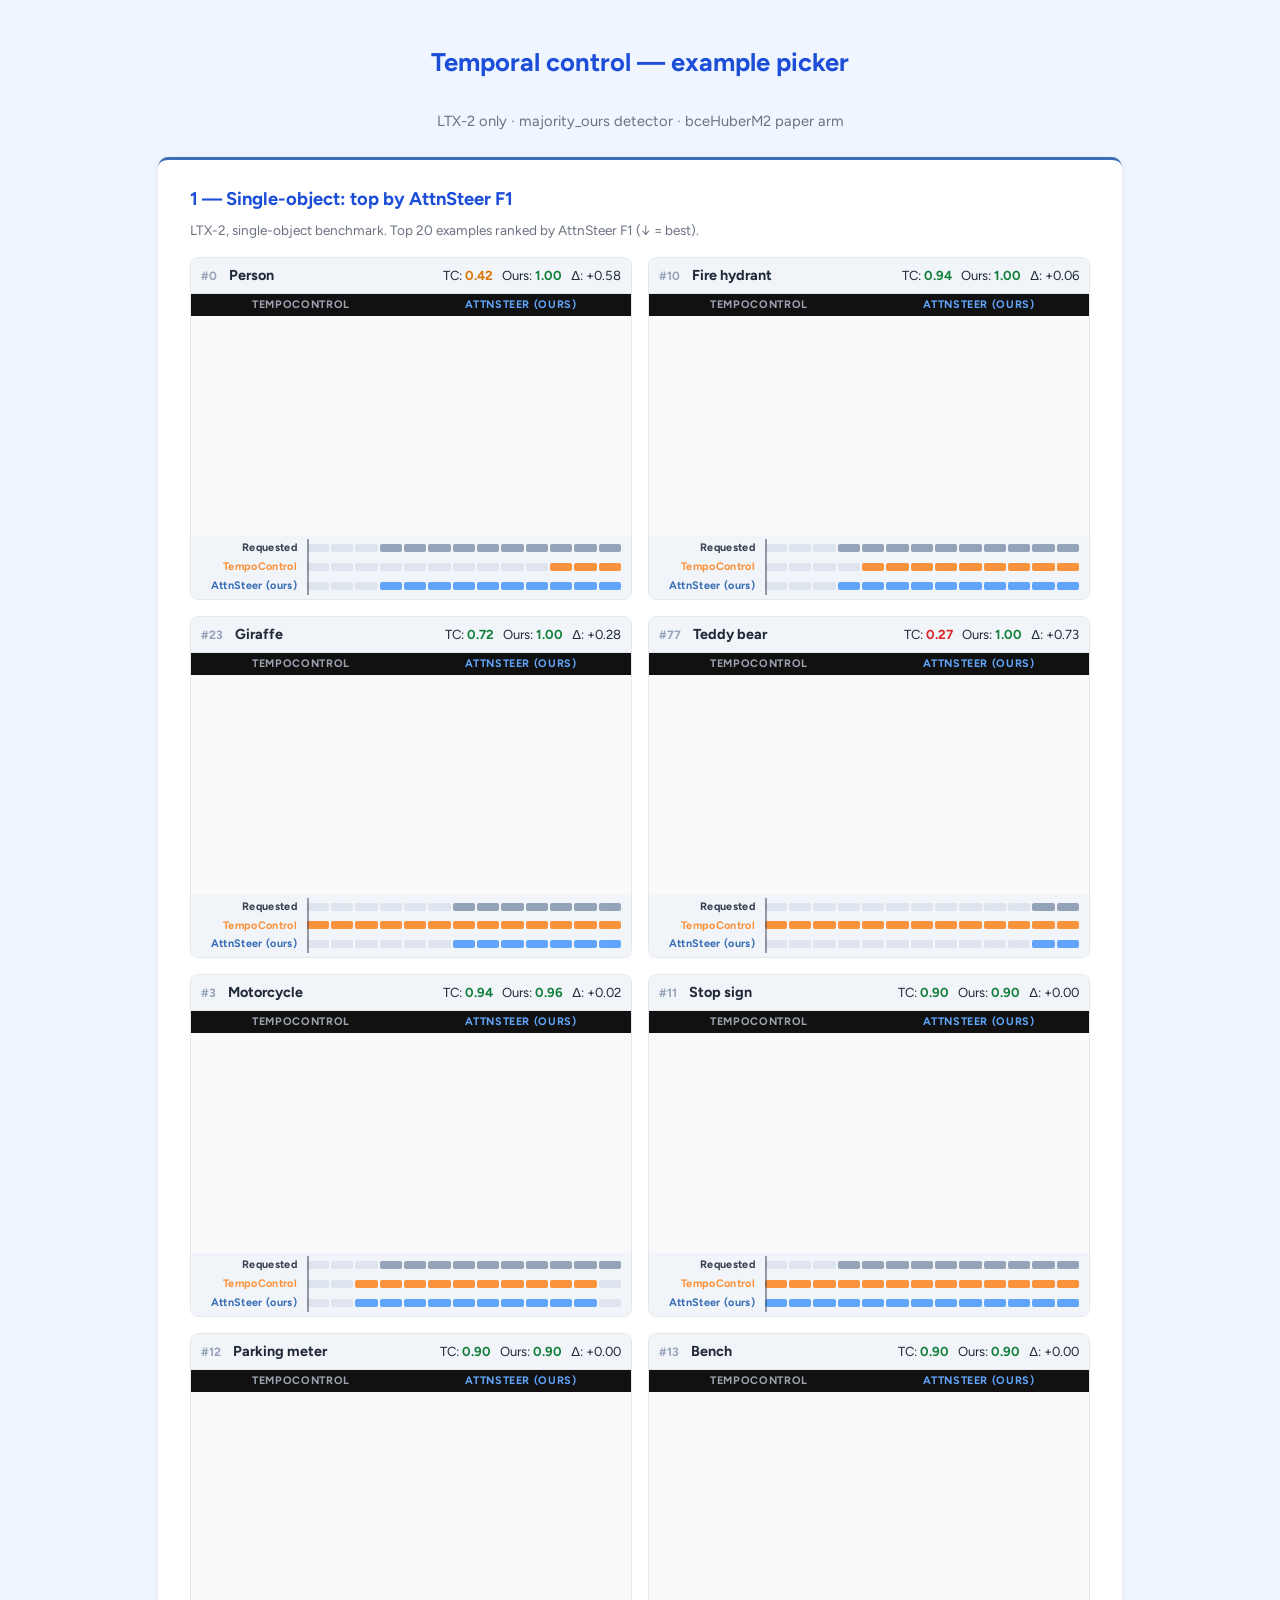
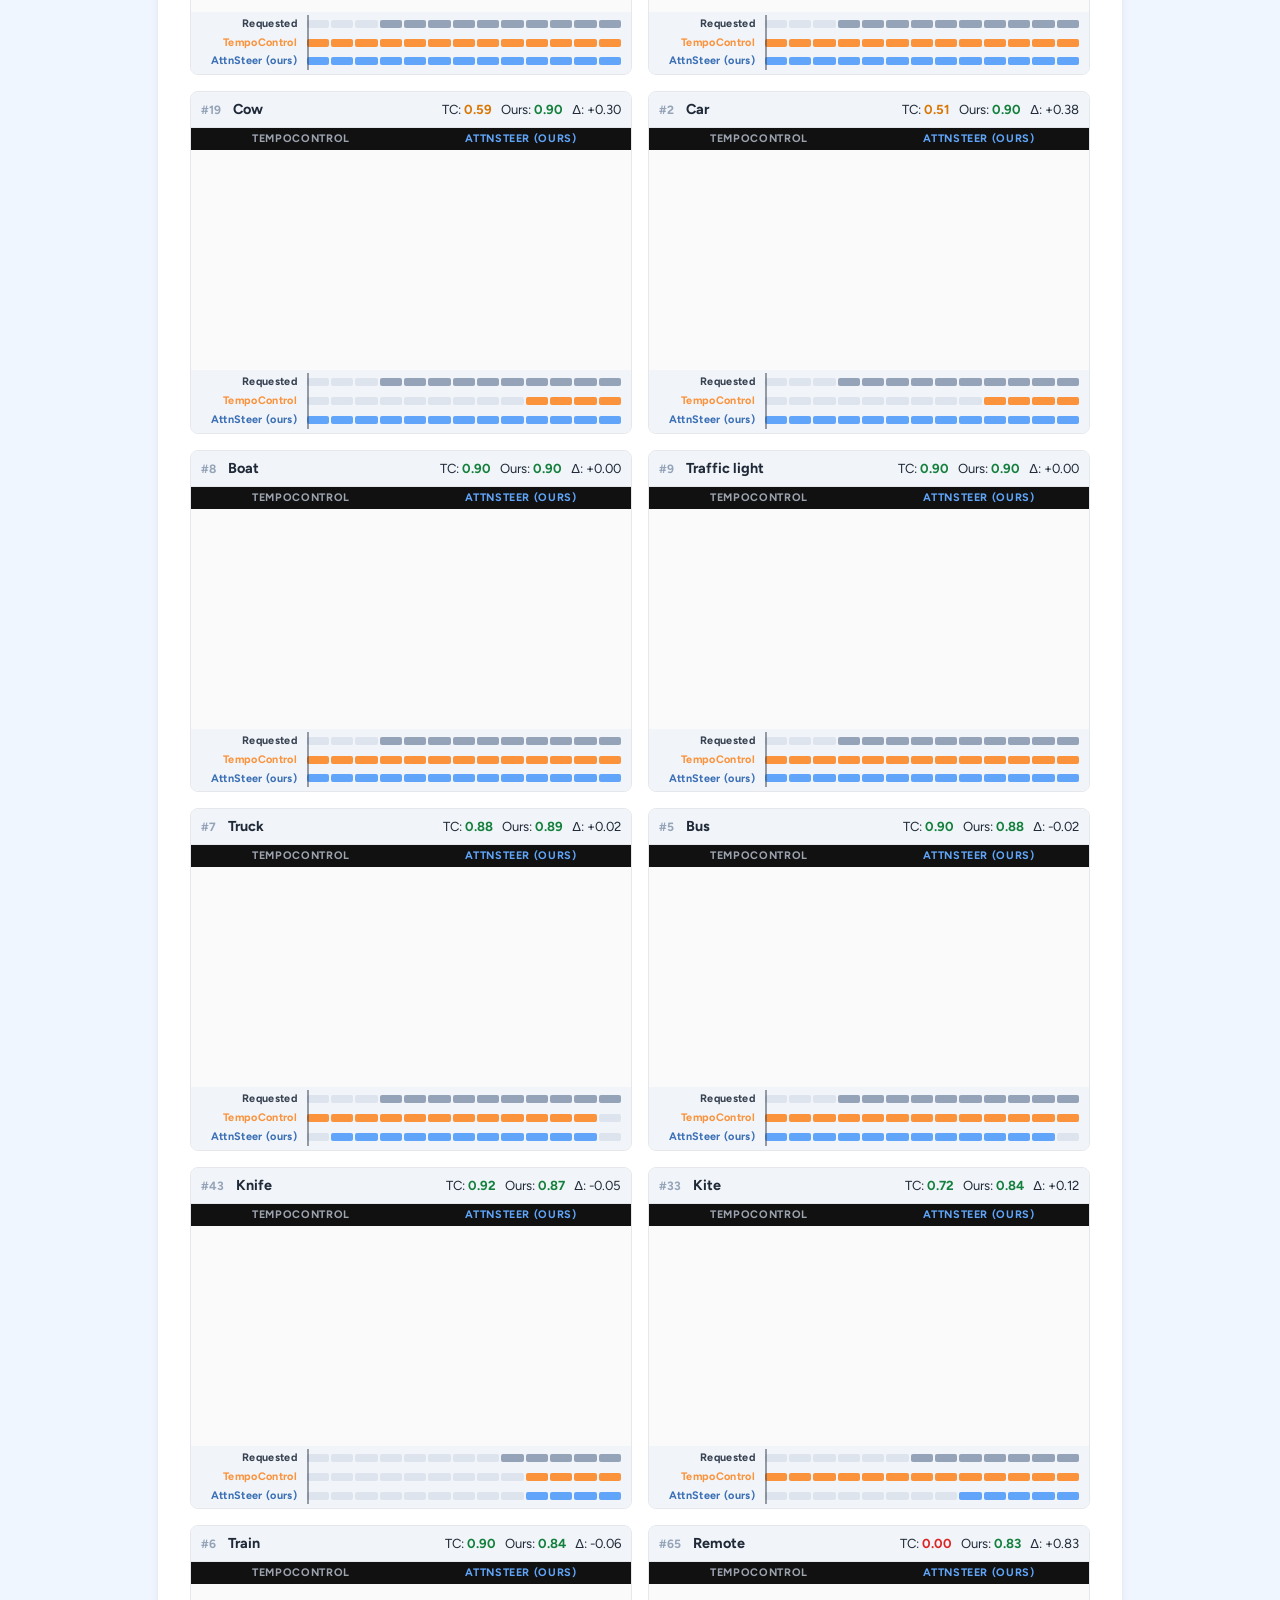
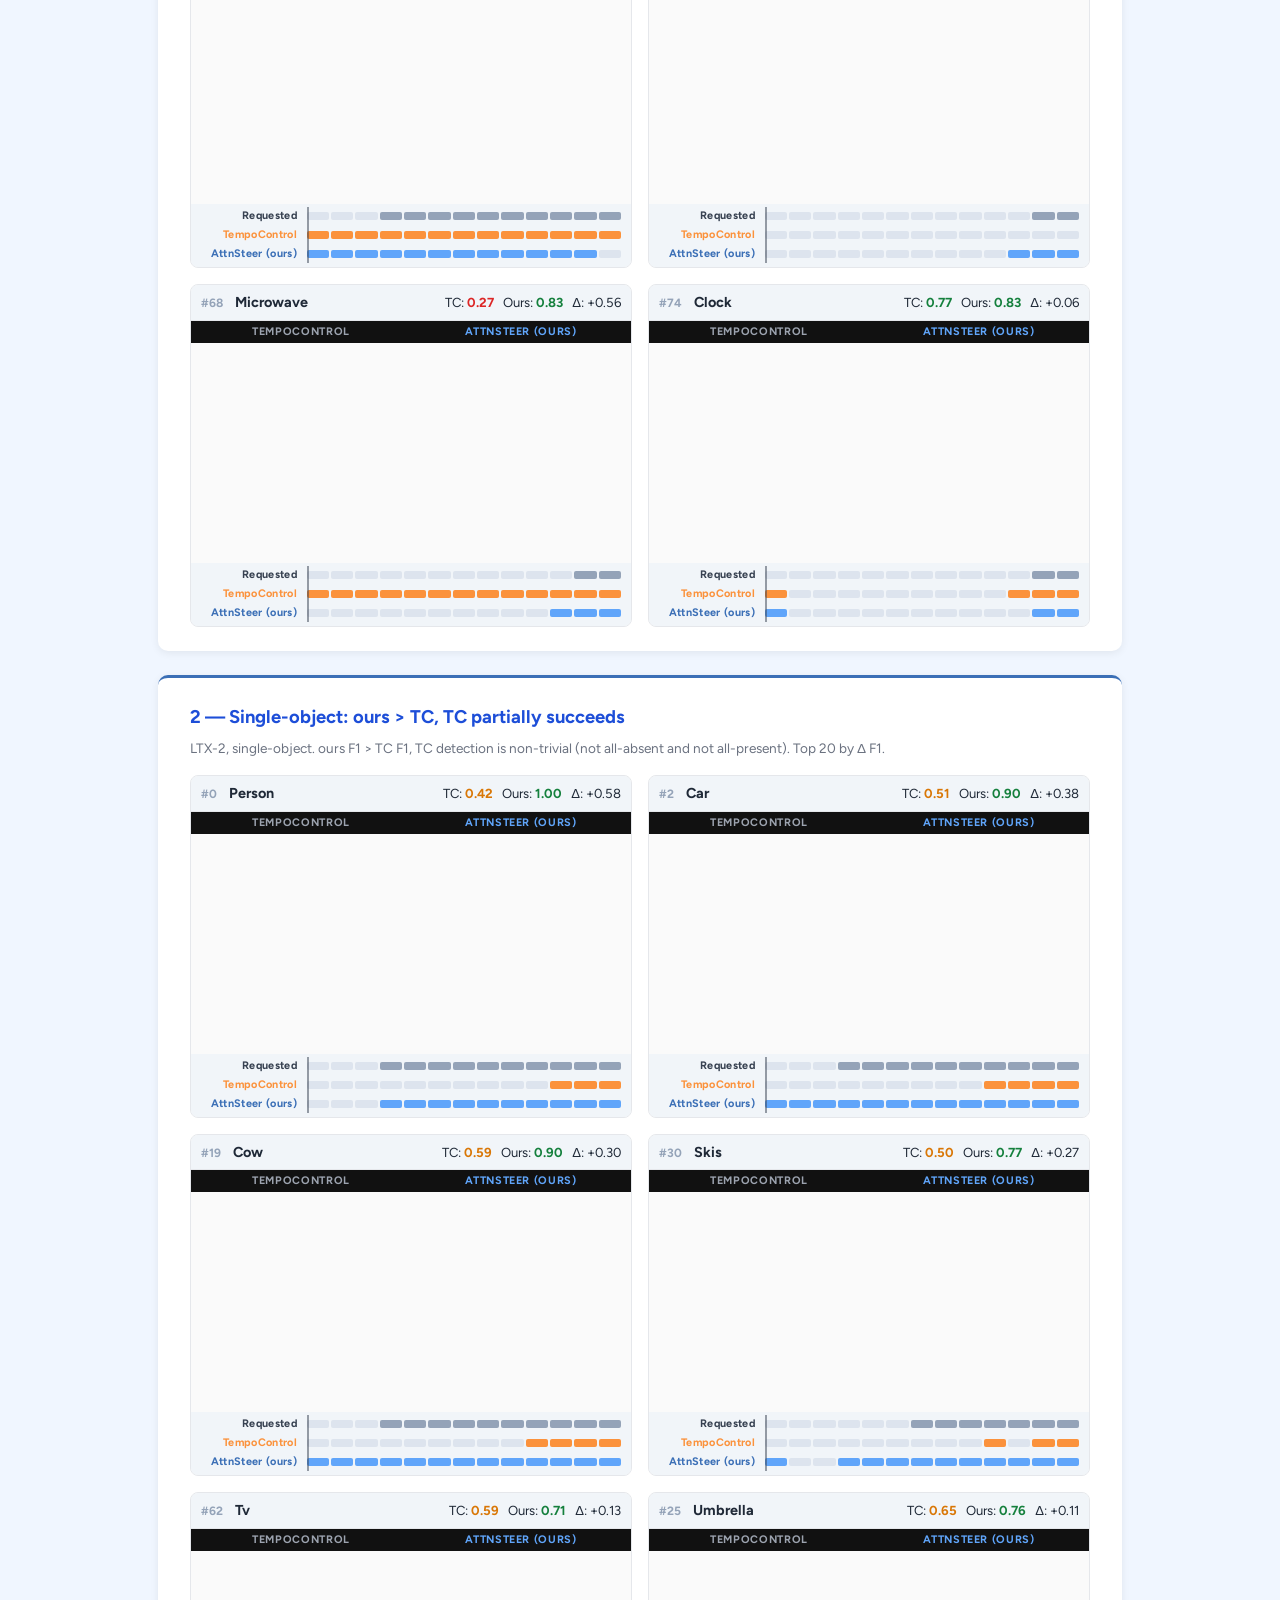
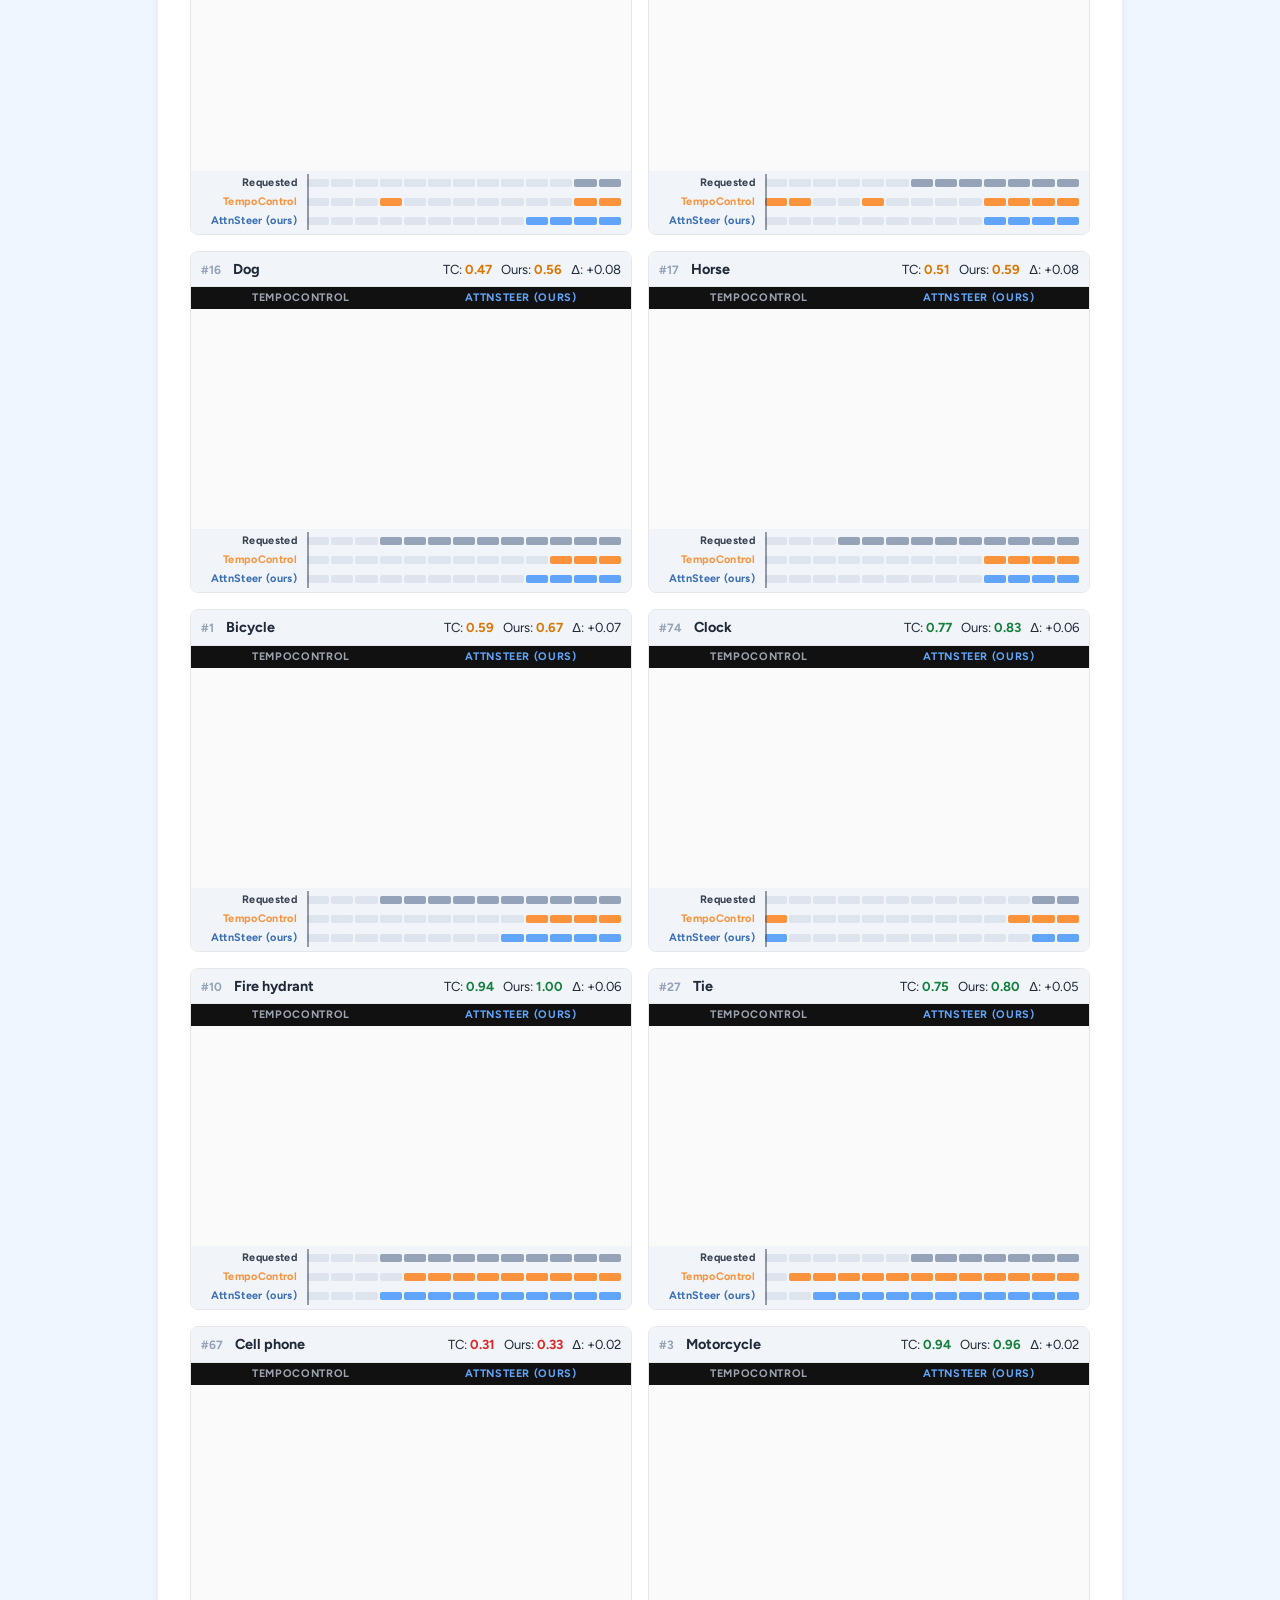
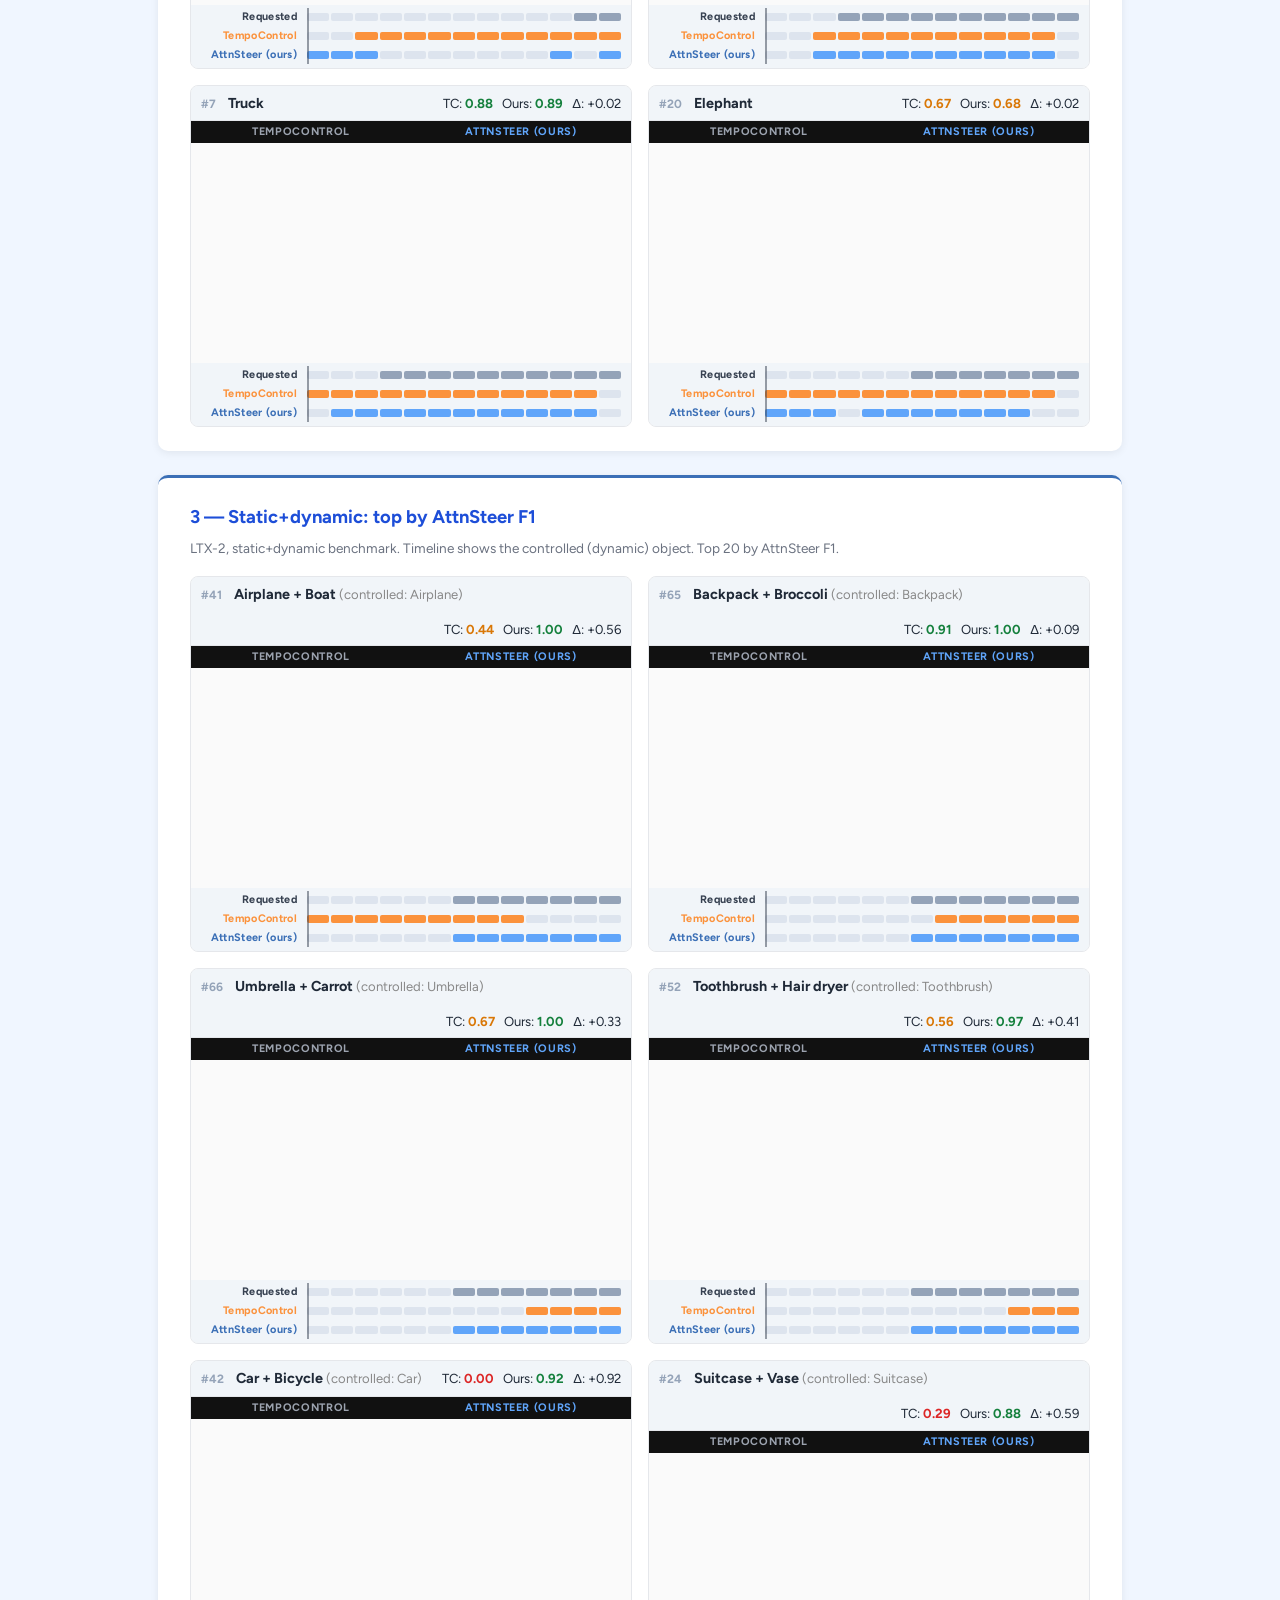
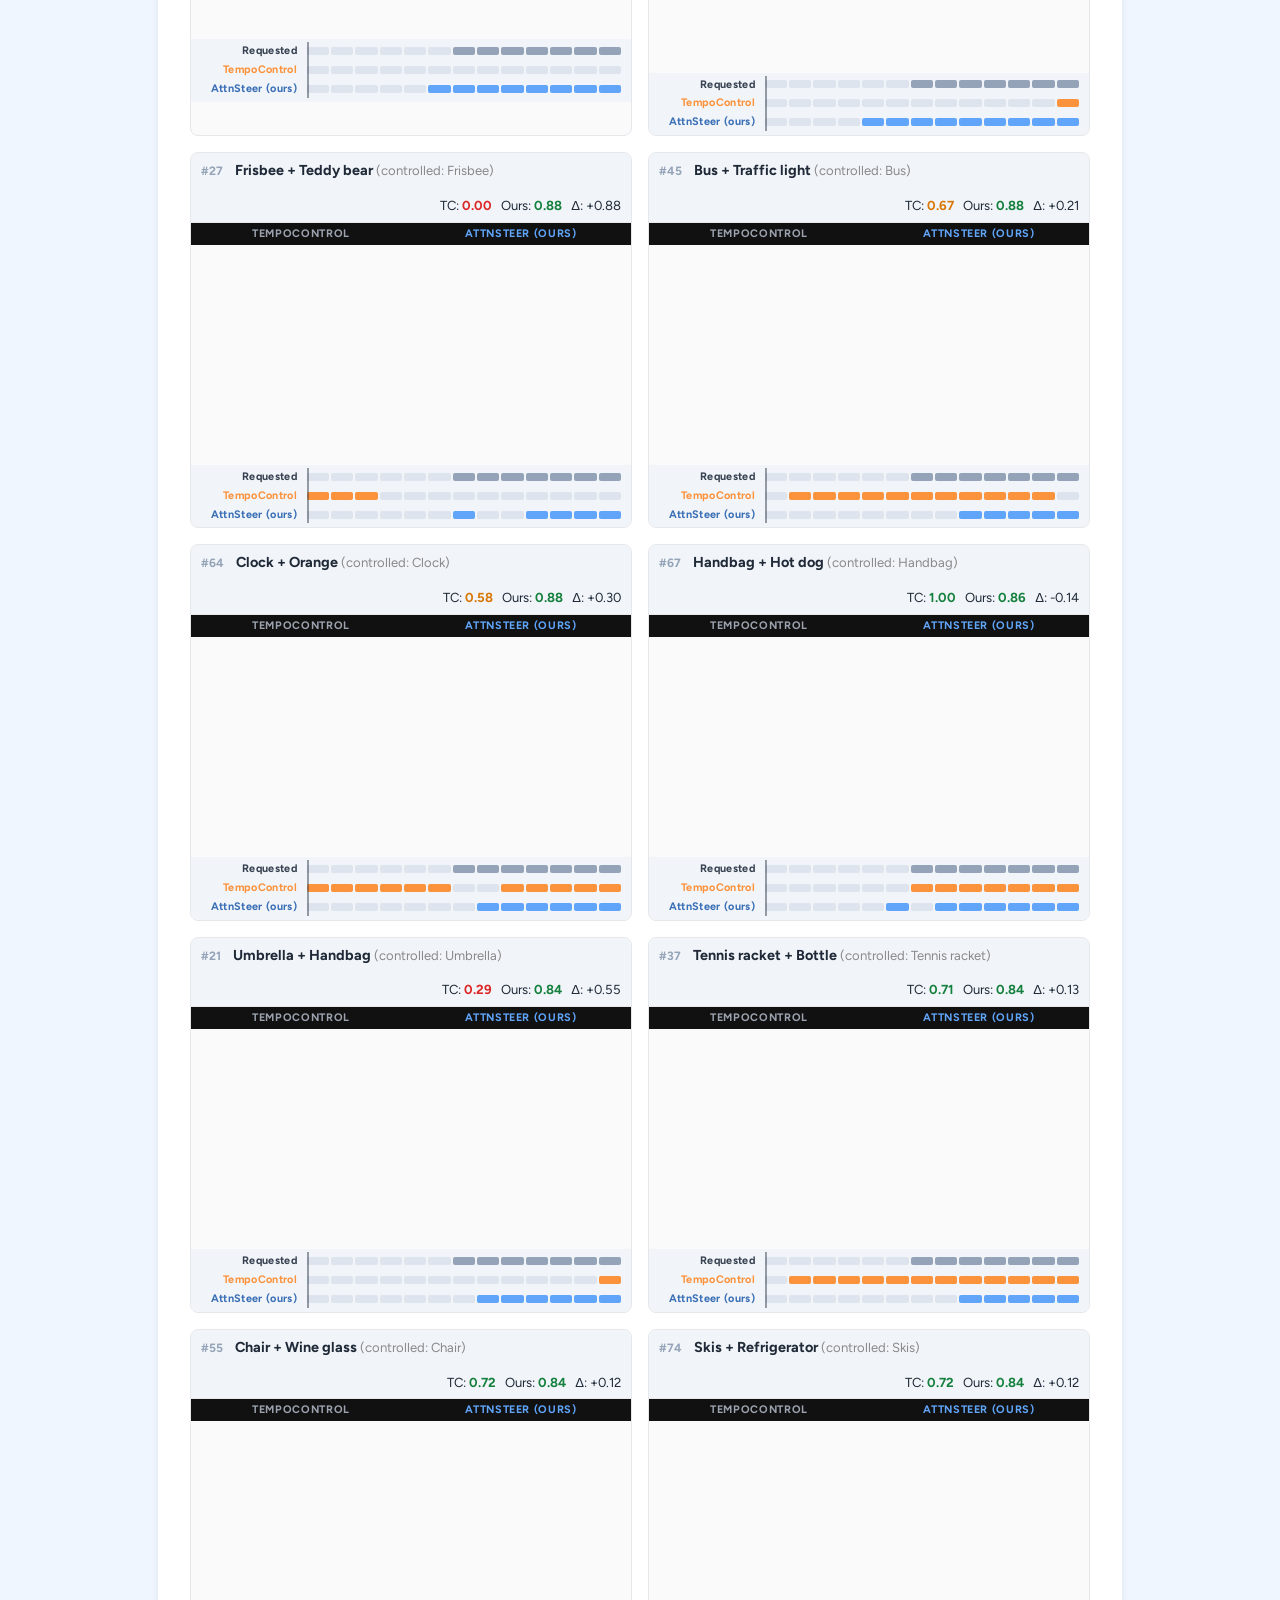
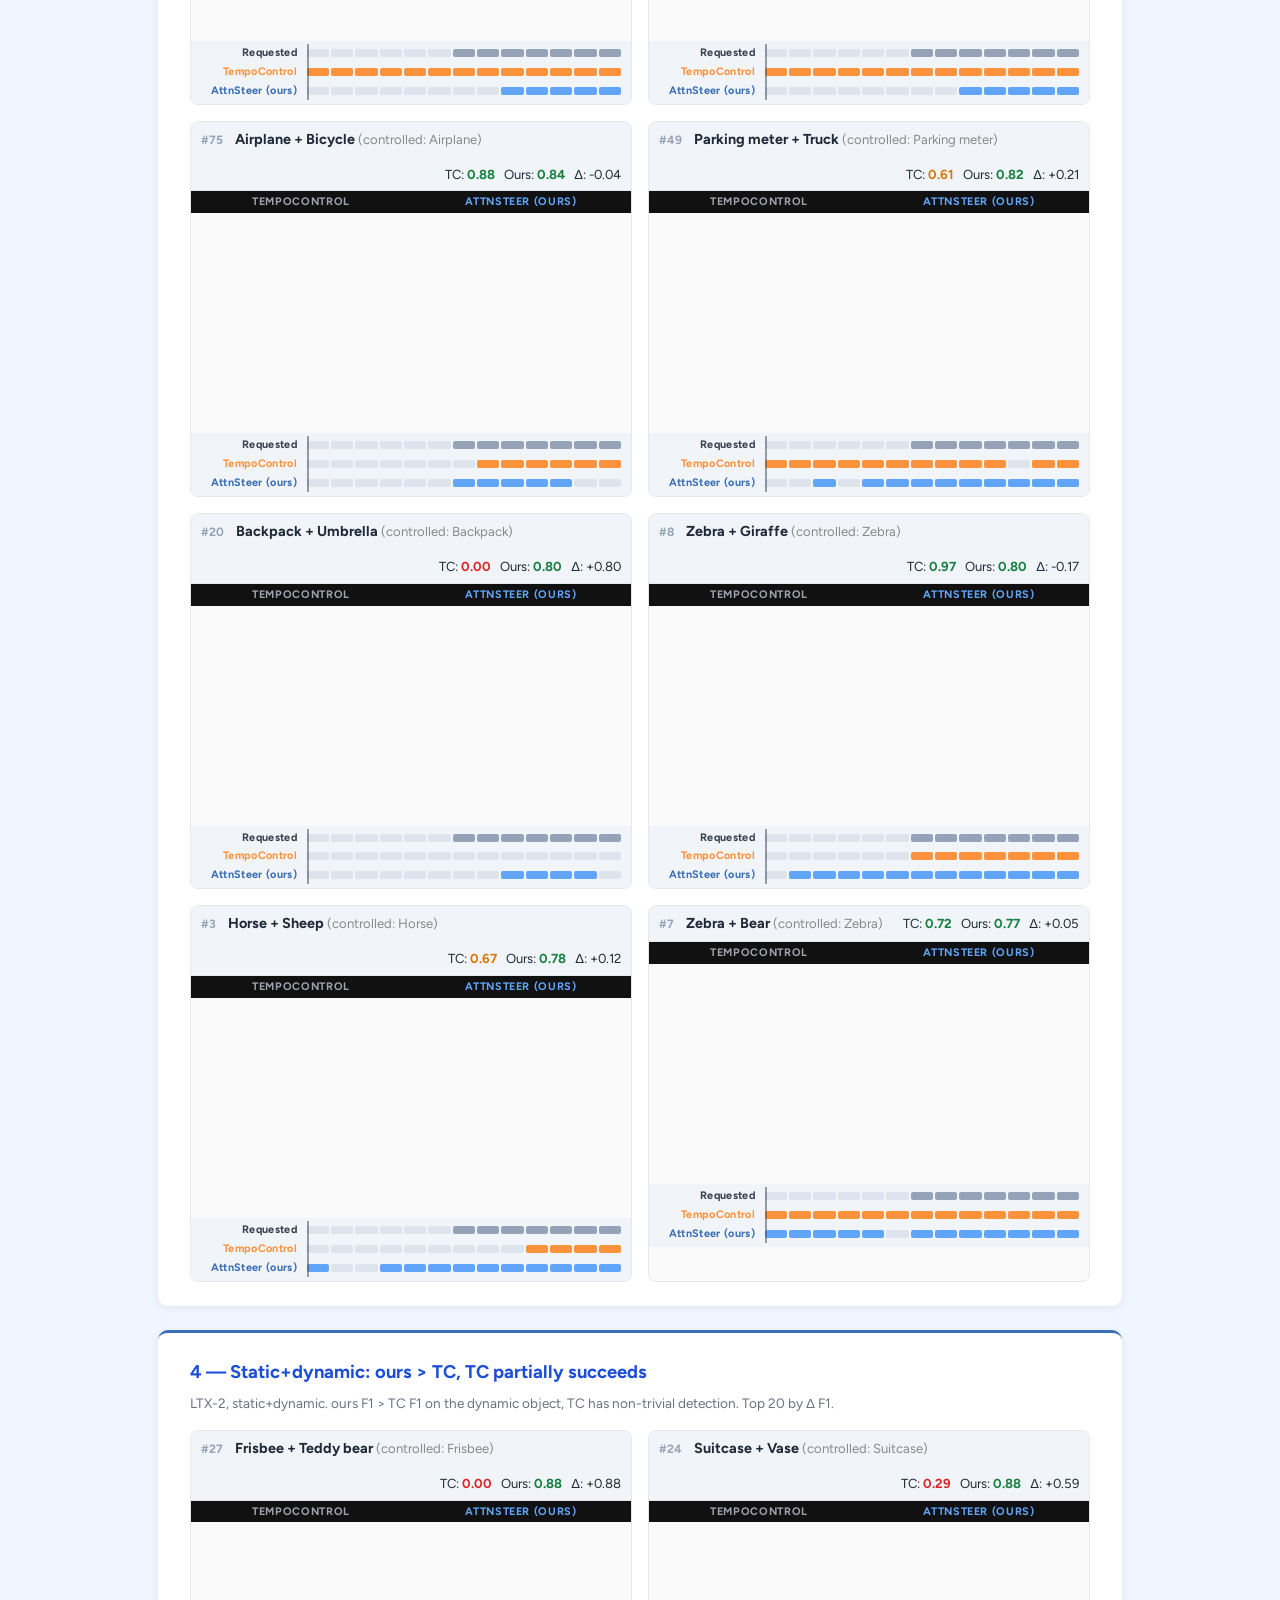
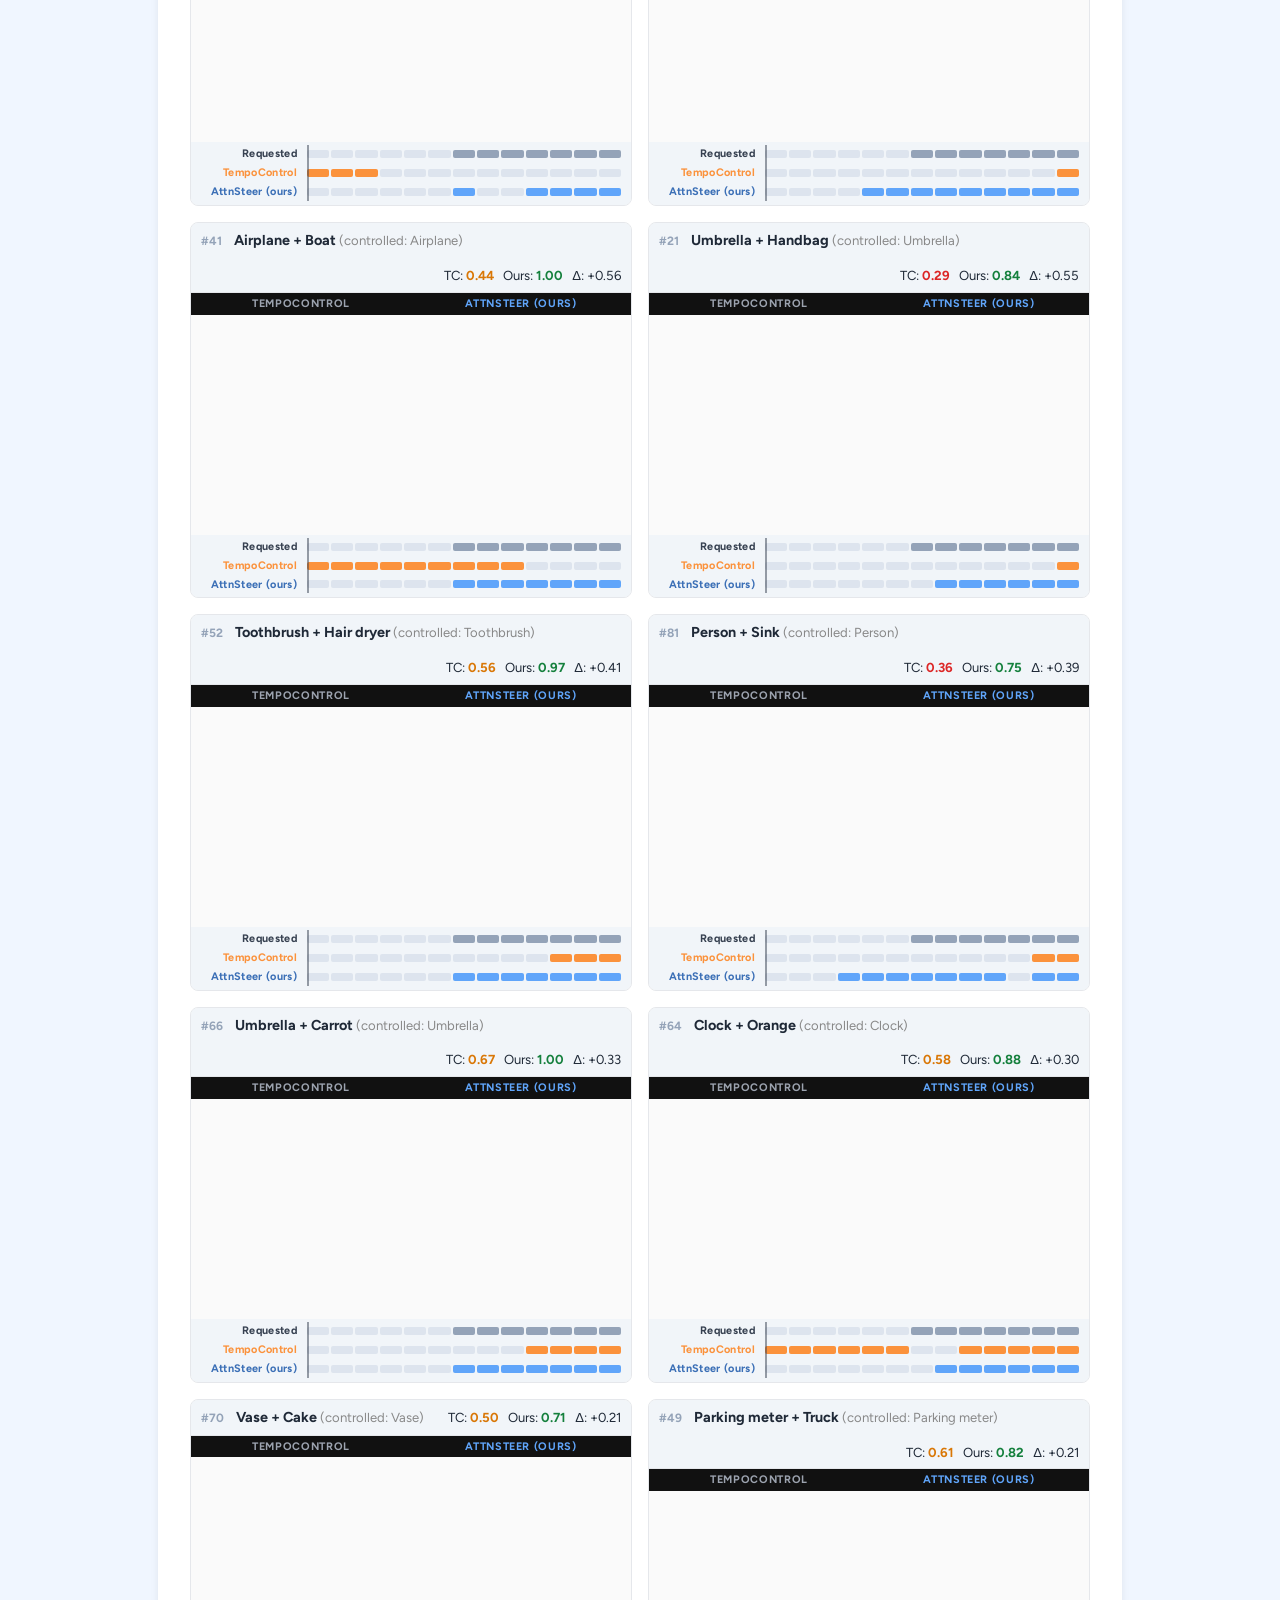
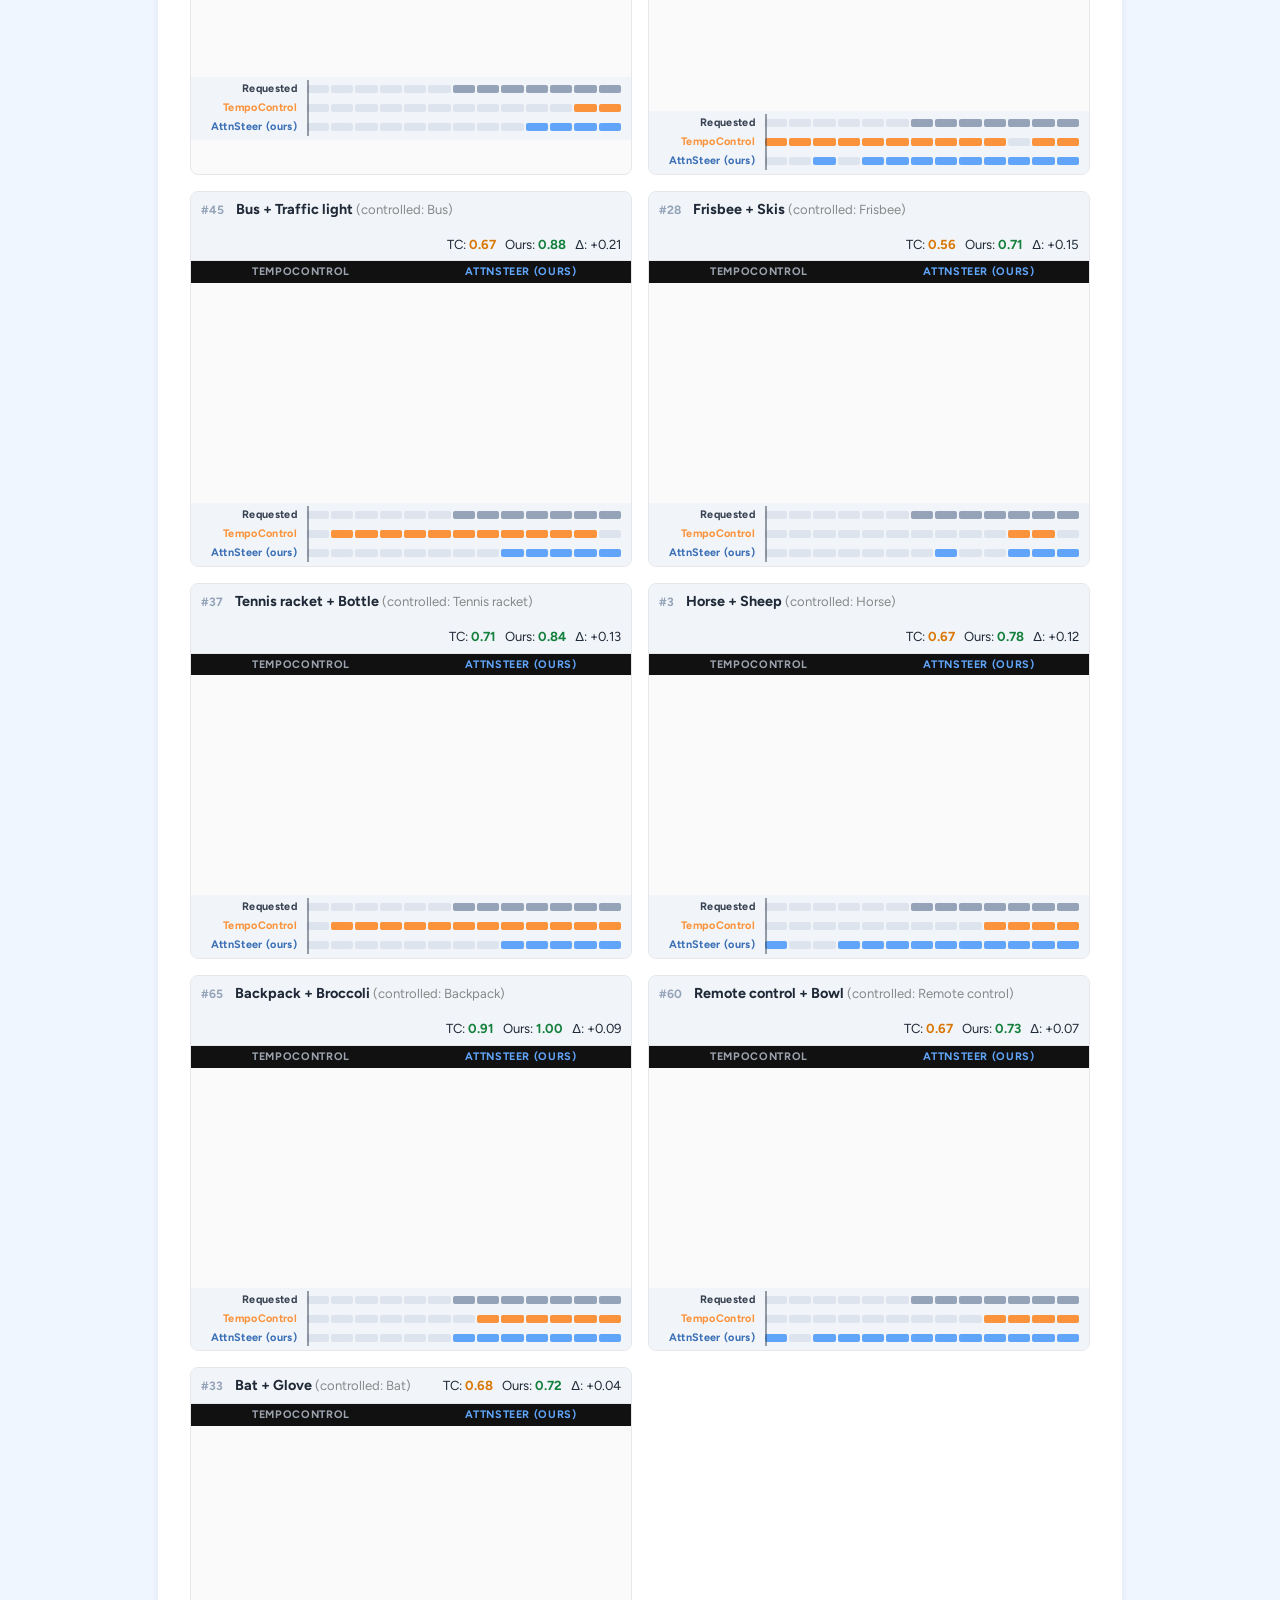
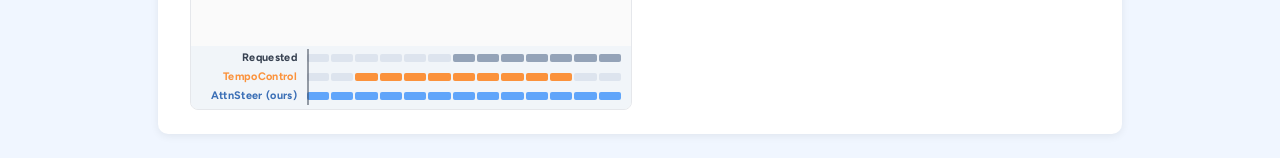
<file: analysis_temporal.html>
<!DOCTYPE html>
<html lang="en">
<head>
  <meta charset="utf-8">
  <meta name="viewport" content="width=device-width, initial-scale=1">
  <title>Temporal analysis — example picker</title>
  <link rel="preconnect" href="https://fonts.googleapis.com">
  <link href="https://fonts.googleapis.com/css2?family=Figtree:wght@400;700&display=swap" rel="stylesheet">
  <link rel="stylesheet" href="static/css/index.css">
  <style>
body { font-family: 'Figtree', Arial, sans-serif; background: #f0f6ff; color: #1f2937; margin: 0; }
h1 { text-align:center; padding: 1.5rem 1rem 0.5rem; font-size:1.6rem; color:#1d4ed8; }
.page-desc { text-align:center; color:#6b7280; margin-bottom:1.5rem; font-size:0.92rem; }

.analysis-section { background:#fff; border-top:3px solid #3b6fb6; border-radius:10px;
  box-shadow:0 2px 8px rgba(0,0,0,.07); max-width:900px; margin:1.5rem auto; padding:1.5rem 2rem; }
.analysis-section h2 { font-size:1.15rem; color:#1d4ed8; margin:0 0 0.3rem; }
.section-desc { color:#6b7280; font-size:0.85rem; margin:0 0 1rem; }

.analysis-grid { display:grid; grid-template-columns:1fr 1fr; gap:1rem; }

.analysis-card { border:1px solid #e5e7eb; border-radius:8px; overflow:hidden;
  background:#fafafa; }

.card-meta { display:flex; align-items:baseline; gap:0.75rem; padding:6px 10px 5px;
  background:#f1f5f9; border-bottom:1px solid #e5e7eb; flex-wrap:wrap; }
.card-idx { font-size:0.75rem; color:#94a3b8; font-weight:700; }
.card-objects { font-weight:700; font-size:0.9rem; }
.card-scores { font-size:0.82rem; margin-left:auto; }

.card-col-headers { display:grid; grid-template-columns:1fr 1fr;
  background:#111; padding:2px 0; }
.card-col-headers span { text-align:center; font-size:0.68rem; font-weight:700;
  letter-spacing:.06em; text-transform:uppercase; color:#9ca3af; }
.card-col-headers .ours-label { color:#60a5fa; }

.analysis-card video { display:block; width:100%; height:auto; }
</style>
</head>
<body>
  <h1>Temporal control — example picker</h1>
  <p class="page-desc">LTX-2 only · majority_ours detector · bceHuberM2 paper arm</p>

  <section class="analysis-section">
    <h2>1 — Single-object: top by AttnSteer F1</h2>
    <p class="section-desc">LTX-2, single-object benchmark. Top 20 examples ranked by AttnSteer F1 (↓ = best).</p>
    <div class="analysis-grid">

    <div class="analysis-card" id="ex-0">
      <div class="card-meta">
        <span class="card-idx">#0</span>
        <span class="card-objects">Person</span>
        <span class="card-scores">TC: <b style='color:#d97706'>0.42</b> &nbsp; Ours: <b style='color:#15803d'>1.00</b> &nbsp; Δ: +0.58</span>
      </div>
      <div class="card-col-headers">
        <span>TempoControl</span>
        <span class="ours-label">AttnSteer (ours)</span>
      </div>
      <video autoplay muted loop playsinline preload="metadata" src="static/videos/temporal_analysis/an_s_0.mp4"></video>
      <div class="timeline-block">
        <div class="timeline-rows-wrap">
          <div class="timeline-cursor"><div class="cursor-line"></div></div>
          <div class="timeline-row row-requested">
            <span class="timeline-label">Requested</span>
            <div class="timeline-track" data-frames="0,0,0,1,1,1,1,1,1,1,1,1,1"></div>
          </div>
          <div class="timeline-row row-tc">
            <span class="timeline-label">TempoControl</span>
            <div class="timeline-track" data-frames="0,0,0,0,0,0,0,0,0,0,1,1,1"></div>
          </div>
          <div class="timeline-row row-ours">
            <span class="timeline-label ours-label">AttnSteer (ours)</span>
            <div class="timeline-track" data-frames="0,0,0,1,1,1,1,1,1,1,1,1,1"></div>
          </div>
        </div>
      </div>
    </div>

    <div class="analysis-card" id="ex-1">
      <div class="card-meta">
        <span class="card-idx">#10</span>
        <span class="card-objects">Fire hydrant</span>
        <span class="card-scores">TC: <b style='color:#15803d'>0.94</b> &nbsp; Ours: <b style='color:#15803d'>1.00</b> &nbsp; Δ: +0.06</span>
      </div>
      <div class="card-col-headers">
        <span>TempoControl</span>
        <span class="ours-label">AttnSteer (ours)</span>
      </div>
      <video autoplay muted loop playsinline preload="metadata" src="static/videos/temporal_analysis/an_s_10.mp4"></video>
      <div class="timeline-block">
        <div class="timeline-rows-wrap">
          <div class="timeline-cursor"><div class="cursor-line"></div></div>
          <div class="timeline-row row-requested">
            <span class="timeline-label">Requested</span>
            <div class="timeline-track" data-frames="0,0,0,1,1,1,1,1,1,1,1,1,1"></div>
          </div>
          <div class="timeline-row row-tc">
            <span class="timeline-label">TempoControl</span>
            <div class="timeline-track" data-frames="0,0,0,0,1,1,1,1,1,1,1,1,1"></div>
          </div>
          <div class="timeline-row row-ours">
            <span class="timeline-label ours-label">AttnSteer (ours)</span>
            <div class="timeline-track" data-frames="0,0,0,1,1,1,1,1,1,1,1,1,1"></div>
          </div>
        </div>
      </div>
    </div>

    <div class="analysis-card" id="ex-2">
      <div class="card-meta">
        <span class="card-idx">#23</span>
        <span class="card-objects">Giraffe</span>
        <span class="card-scores">TC: <b style='color:#15803d'>0.72</b> &nbsp; Ours: <b style='color:#15803d'>1.00</b> &nbsp; Δ: +0.28</span>
      </div>
      <div class="card-col-headers">
        <span>TempoControl</span>
        <span class="ours-label">AttnSteer (ours)</span>
      </div>
      <video autoplay muted loop playsinline preload="metadata" src="static/videos/temporal_analysis/an_s_23.mp4"></video>
      <div class="timeline-block">
        <div class="timeline-rows-wrap">
          <div class="timeline-cursor"><div class="cursor-line"></div></div>
          <div class="timeline-row row-requested">
            <span class="timeline-label">Requested</span>
            <div class="timeline-track" data-frames="0,0,0,0,0,0,1,1,1,1,1,1,1"></div>
          </div>
          <div class="timeline-row row-tc">
            <span class="timeline-label">TempoControl</span>
            <div class="timeline-track" data-frames="1,1,1,1,1,1,1,1,1,1,1,1,1"></div>
          </div>
          <div class="timeline-row row-ours">
            <span class="timeline-label ours-label">AttnSteer (ours)</span>
            <div class="timeline-track" data-frames="0,0,0,0,0,0,1,1,1,1,1,1,1"></div>
          </div>
        </div>
      </div>
    </div>

    <div class="analysis-card" id="ex-3">
      <div class="card-meta">
        <span class="card-idx">#77</span>
        <span class="card-objects">Teddy bear</span>
        <span class="card-scores">TC: <b style='color:#dc2626'>0.27</b> &nbsp; Ours: <b style='color:#15803d'>1.00</b> &nbsp; Δ: +0.73</span>
      </div>
      <div class="card-col-headers">
        <span>TempoControl</span>
        <span class="ours-label">AttnSteer (ours)</span>
      </div>
      <video autoplay muted loop playsinline preload="metadata" src="static/videos/temporal_analysis/an_s_77.mp4"></video>
      <div class="timeline-block">
        <div class="timeline-rows-wrap">
          <div class="timeline-cursor"><div class="cursor-line"></div></div>
          <div class="timeline-row row-requested">
            <span class="timeline-label">Requested</span>
            <div class="timeline-track" data-frames="0,0,0,0,0,0,0,0,0,0,0,1,1"></div>
          </div>
          <div class="timeline-row row-tc">
            <span class="timeline-label">TempoControl</span>
            <div class="timeline-track" data-frames="1,1,1,1,1,1,1,1,1,1,1,1,1"></div>
          </div>
          <div class="timeline-row row-ours">
            <span class="timeline-label ours-label">AttnSteer (ours)</span>
            <div class="timeline-track" data-frames="0,0,0,0,0,0,0,0,0,0,0,1,1"></div>
          </div>
        </div>
      </div>
    </div>

    <div class="analysis-card" id="ex-4">
      <div class="card-meta">
        <span class="card-idx">#3</span>
        <span class="card-objects">Motorcycle</span>
        <span class="card-scores">TC: <b style='color:#15803d'>0.94</b> &nbsp; Ours: <b style='color:#15803d'>0.96</b> &nbsp; Δ: +0.02</span>
      </div>
      <div class="card-col-headers">
        <span>TempoControl</span>
        <span class="ours-label">AttnSteer (ours)</span>
      </div>
      <video autoplay muted loop playsinline preload="metadata" src="static/videos/temporal_analysis/an_s_3.mp4"></video>
      <div class="timeline-block">
        <div class="timeline-rows-wrap">
          <div class="timeline-cursor"><div class="cursor-line"></div></div>
          <div class="timeline-row row-requested">
            <span class="timeline-label">Requested</span>
            <div class="timeline-track" data-frames="0,0,0,1,1,1,1,1,1,1,1,1,1"></div>
          </div>
          <div class="timeline-row row-tc">
            <span class="timeline-label">TempoControl</span>
            <div class="timeline-track" data-frames="0,0,1,1,1,1,1,1,1,1,1,1,0"></div>
          </div>
          <div class="timeline-row row-ours">
            <span class="timeline-label ours-label">AttnSteer (ours)</span>
            <div class="timeline-track" data-frames="0,0,1,1,1,1,1,1,1,1,1,1,0"></div>
          </div>
        </div>
      </div>
    </div>

    <div class="analysis-card" id="ex-5">
      <div class="card-meta">
        <span class="card-idx">#11</span>
        <span class="card-objects">Stop sign</span>
        <span class="card-scores">TC: <b style='color:#15803d'>0.90</b> &nbsp; Ours: <b style='color:#15803d'>0.90</b> &nbsp; Δ: +0.00</span>
      </div>
      <div class="card-col-headers">
        <span>TempoControl</span>
        <span class="ours-label">AttnSteer (ours)</span>
      </div>
      <video autoplay muted loop playsinline preload="metadata" src="static/videos/temporal_analysis/an_s_11.mp4"></video>
      <div class="timeline-block">
        <div class="timeline-rows-wrap">
          <div class="timeline-cursor"><div class="cursor-line"></div></div>
          <div class="timeline-row row-requested">
            <span class="timeline-label">Requested</span>
            <div class="timeline-track" data-frames="0,0,0,1,1,1,1,1,1,1,1,1,1"></div>
          </div>
          <div class="timeline-row row-tc">
            <span class="timeline-label">TempoControl</span>
            <div class="timeline-track" data-frames="1,1,1,1,1,1,1,1,1,1,1,1,1"></div>
          </div>
          <div class="timeline-row row-ours">
            <span class="timeline-label ours-label">AttnSteer (ours)</span>
            <div class="timeline-track" data-frames="1,1,1,1,1,1,1,1,1,1,1,1,1"></div>
          </div>
        </div>
      </div>
    </div>

    <div class="analysis-card" id="ex-6">
      <div class="card-meta">
        <span class="card-idx">#12</span>
        <span class="card-objects">Parking meter</span>
        <span class="card-scores">TC: <b style='color:#15803d'>0.90</b> &nbsp; Ours: <b style='color:#15803d'>0.90</b> &nbsp; Δ: +0.00</span>
      </div>
      <div class="card-col-headers">
        <span>TempoControl</span>
        <span class="ours-label">AttnSteer (ours)</span>
      </div>
      <video autoplay muted loop playsinline preload="metadata" src="static/videos/temporal_analysis/an_s_12.mp4"></video>
      <div class="timeline-block">
        <div class="timeline-rows-wrap">
          <div class="timeline-cursor"><div class="cursor-line"></div></div>
          <div class="timeline-row row-requested">
            <span class="timeline-label">Requested</span>
            <div class="timeline-track" data-frames="0,0,0,1,1,1,1,1,1,1,1,1,1"></div>
          </div>
          <div class="timeline-row row-tc">
            <span class="timeline-label">TempoControl</span>
            <div class="timeline-track" data-frames="1,1,1,1,1,1,1,1,1,1,1,1,1"></div>
          </div>
          <div class="timeline-row row-ours">
            <span class="timeline-label ours-label">AttnSteer (ours)</span>
            <div class="timeline-track" data-frames="1,1,1,1,1,1,1,1,1,1,1,1,1"></div>
          </div>
        </div>
      </div>
    </div>

    <div class="analysis-card" id="ex-7">
      <div class="card-meta">
        <span class="card-idx">#13</span>
        <span class="card-objects">Bench</span>
        <span class="card-scores">TC: <b style='color:#15803d'>0.90</b> &nbsp; Ours: <b style='color:#15803d'>0.90</b> &nbsp; Δ: +0.00</span>
      </div>
      <div class="card-col-headers">
        <span>TempoControl</span>
        <span class="ours-label">AttnSteer (ours)</span>
      </div>
      <video autoplay muted loop playsinline preload="metadata" src="static/videos/temporal_analysis/an_s_13.mp4"></video>
      <div class="timeline-block">
        <div class="timeline-rows-wrap">
          <div class="timeline-cursor"><div class="cursor-line"></div></div>
          <div class="timeline-row row-requested">
            <span class="timeline-label">Requested</span>
            <div class="timeline-track" data-frames="0,0,0,1,1,1,1,1,1,1,1,1,1"></div>
          </div>
          <div class="timeline-row row-tc">
            <span class="timeline-label">TempoControl</span>
            <div class="timeline-track" data-frames="1,1,1,1,1,1,1,1,1,1,1,1,1"></div>
          </div>
          <div class="timeline-row row-ours">
            <span class="timeline-label ours-label">AttnSteer (ours)</span>
            <div class="timeline-track" data-frames="1,1,1,1,1,1,1,1,1,1,1,1,1"></div>
          </div>
        </div>
      </div>
    </div>

    <div class="analysis-card" id="ex-8">
      <div class="card-meta">
        <span class="card-idx">#19</span>
        <span class="card-objects">Cow</span>
        <span class="card-scores">TC: <b style='color:#d97706'>0.59</b> &nbsp; Ours: <b style='color:#15803d'>0.90</b> &nbsp; Δ: +0.30</span>
      </div>
      <div class="card-col-headers">
        <span>TempoControl</span>
        <span class="ours-label">AttnSteer (ours)</span>
      </div>
      <video autoplay muted loop playsinline preload="metadata" src="static/videos/temporal_analysis/an_s_19.mp4"></video>
      <div class="timeline-block">
        <div class="timeline-rows-wrap">
          <div class="timeline-cursor"><div class="cursor-line"></div></div>
          <div class="timeline-row row-requested">
            <span class="timeline-label">Requested</span>
            <div class="timeline-track" data-frames="0,0,0,1,1,1,1,1,1,1,1,1,1"></div>
          </div>
          <div class="timeline-row row-tc">
            <span class="timeline-label">TempoControl</span>
            <div class="timeline-track" data-frames="0,0,0,0,0,0,0,0,0,1,1,1,1"></div>
          </div>
          <div class="timeline-row row-ours">
            <span class="timeline-label ours-label">AttnSteer (ours)</span>
            <div class="timeline-track" data-frames="1,1,1,1,1,1,1,1,1,1,1,1,1"></div>
          </div>
        </div>
      </div>
    </div>

    <div class="analysis-card" id="ex-9">
      <div class="card-meta">
        <span class="card-idx">#2</span>
        <span class="card-objects">Car</span>
        <span class="card-scores">TC: <b style='color:#d97706'>0.51</b> &nbsp; Ours: <b style='color:#15803d'>0.90</b> &nbsp; Δ: +0.38</span>
      </div>
      <div class="card-col-headers">
        <span>TempoControl</span>
        <span class="ours-label">AttnSteer (ours)</span>
      </div>
      <video autoplay muted loop playsinline preload="metadata" src="static/videos/temporal_analysis/an_s_2.mp4"></video>
      <div class="timeline-block">
        <div class="timeline-rows-wrap">
          <div class="timeline-cursor"><div class="cursor-line"></div></div>
          <div class="timeline-row row-requested">
            <span class="timeline-label">Requested</span>
            <div class="timeline-track" data-frames="0,0,0,1,1,1,1,1,1,1,1,1,1"></div>
          </div>
          <div class="timeline-row row-tc">
            <span class="timeline-label">TempoControl</span>
            <div class="timeline-track" data-frames="0,0,0,0,0,0,0,0,0,1,1,1,1"></div>
          </div>
          <div class="timeline-row row-ours">
            <span class="timeline-label ours-label">AttnSteer (ours)</span>
            <div class="timeline-track" data-frames="1,1,1,1,1,1,1,1,1,1,1,1,1"></div>
          </div>
        </div>
      </div>
    </div>

    <div class="analysis-card" id="ex-10">
      <div class="card-meta">
        <span class="card-idx">#8</span>
        <span class="card-objects">Boat</span>
        <span class="card-scores">TC: <b style='color:#15803d'>0.90</b> &nbsp; Ours: <b style='color:#15803d'>0.90</b> &nbsp; Δ: +0.00</span>
      </div>
      <div class="card-col-headers">
        <span>TempoControl</span>
        <span class="ours-label">AttnSteer (ours)</span>
      </div>
      <video autoplay muted loop playsinline preload="metadata" src="static/videos/temporal_analysis/an_s_8.mp4"></video>
      <div class="timeline-block">
        <div class="timeline-rows-wrap">
          <div class="timeline-cursor"><div class="cursor-line"></div></div>
          <div class="timeline-row row-requested">
            <span class="timeline-label">Requested</span>
            <div class="timeline-track" data-frames="0,0,0,1,1,1,1,1,1,1,1,1,1"></div>
          </div>
          <div class="timeline-row row-tc">
            <span class="timeline-label">TempoControl</span>
            <div class="timeline-track" data-frames="1,1,1,1,1,1,1,1,1,1,1,1,1"></div>
          </div>
          <div class="timeline-row row-ours">
            <span class="timeline-label ours-label">AttnSteer (ours)</span>
            <div class="timeline-track" data-frames="1,1,1,1,1,1,1,1,1,1,1,1,1"></div>
          </div>
        </div>
      </div>
    </div>

    <div class="analysis-card" id="ex-11">
      <div class="card-meta">
        <span class="card-idx">#9</span>
        <span class="card-objects">Traffic light</span>
        <span class="card-scores">TC: <b style='color:#15803d'>0.90</b> &nbsp; Ours: <b style='color:#15803d'>0.90</b> &nbsp; Δ: +0.00</span>
      </div>
      <div class="card-col-headers">
        <span>TempoControl</span>
        <span class="ours-label">AttnSteer (ours)</span>
      </div>
      <video autoplay muted loop playsinline preload="metadata" src="static/videos/temporal_analysis/an_s_9.mp4"></video>
      <div class="timeline-block">
        <div class="timeline-rows-wrap">
          <div class="timeline-cursor"><div class="cursor-line"></div></div>
          <div class="timeline-row row-requested">
            <span class="timeline-label">Requested</span>
            <div class="timeline-track" data-frames="0,0,0,1,1,1,1,1,1,1,1,1,1"></div>
          </div>
          <div class="timeline-row row-tc">
            <span class="timeline-label">TempoControl</span>
            <div class="timeline-track" data-frames="1,1,1,1,1,1,1,1,1,1,1,1,1"></div>
          </div>
          <div class="timeline-row row-ours">
            <span class="timeline-label ours-label">AttnSteer (ours)</span>
            <div class="timeline-track" data-frames="1,1,1,1,1,1,1,1,1,1,1,1,1"></div>
          </div>
        </div>
      </div>
    </div>

    <div class="analysis-card" id="ex-12">
      <div class="card-meta">
        <span class="card-idx">#7</span>
        <span class="card-objects">Truck</span>
        <span class="card-scores">TC: <b style='color:#15803d'>0.88</b> &nbsp; Ours: <b style='color:#15803d'>0.89</b> &nbsp; Δ: +0.02</span>
      </div>
      <div class="card-col-headers">
        <span>TempoControl</span>
        <span class="ours-label">AttnSteer (ours)</span>
      </div>
      <video autoplay muted loop playsinline preload="metadata" src="static/videos/temporal_analysis/an_s_7.mp4"></video>
      <div class="timeline-block">
        <div class="timeline-rows-wrap">
          <div class="timeline-cursor"><div class="cursor-line"></div></div>
          <div class="timeline-row row-requested">
            <span class="timeline-label">Requested</span>
            <div class="timeline-track" data-frames="0,0,0,1,1,1,1,1,1,1,1,1,1"></div>
          </div>
          <div class="timeline-row row-tc">
            <span class="timeline-label">TempoControl</span>
            <div class="timeline-track" data-frames="1,1,1,1,1,1,1,1,1,1,1,1,0"></div>
          </div>
          <div class="timeline-row row-ours">
            <span class="timeline-label ours-label">AttnSteer (ours)</span>
            <div class="timeline-track" data-frames="0,1,1,1,1,1,1,1,1,1,1,1,0"></div>
          </div>
        </div>
      </div>
    </div>

    <div class="analysis-card" id="ex-13">
      <div class="card-meta">
        <span class="card-idx">#5</span>
        <span class="card-objects">Bus</span>
        <span class="card-scores">TC: <b style='color:#15803d'>0.90</b> &nbsp; Ours: <b style='color:#15803d'>0.88</b> &nbsp; Δ: -0.02</span>
      </div>
      <div class="card-col-headers">
        <span>TempoControl</span>
        <span class="ours-label">AttnSteer (ours)</span>
      </div>
      <video autoplay muted loop playsinline preload="metadata" src="static/videos/temporal_analysis/an_s_5.mp4"></video>
      <div class="timeline-block">
        <div class="timeline-rows-wrap">
          <div class="timeline-cursor"><div class="cursor-line"></div></div>
          <div class="timeline-row row-requested">
            <span class="timeline-label">Requested</span>
            <div class="timeline-track" data-frames="0,0,0,1,1,1,1,1,1,1,1,1,1"></div>
          </div>
          <div class="timeline-row row-tc">
            <span class="timeline-label">TempoControl</span>
            <div class="timeline-track" data-frames="1,1,1,1,1,1,1,1,1,1,1,1,1"></div>
          </div>
          <div class="timeline-row row-ours">
            <span class="timeline-label ours-label">AttnSteer (ours)</span>
            <div class="timeline-track" data-frames="1,1,1,1,1,1,1,1,1,1,1,1,0"></div>
          </div>
        </div>
      </div>
    </div>

    <div class="analysis-card" id="ex-14">
      <div class="card-meta">
        <span class="card-idx">#43</span>
        <span class="card-objects">Knife</span>
        <span class="card-scores">TC: <b style='color:#15803d'>0.92</b> &nbsp; Ours: <b style='color:#15803d'>0.87</b> &nbsp; Δ: -0.05</span>
      </div>
      <div class="card-col-headers">
        <span>TempoControl</span>
        <span class="ours-label">AttnSteer (ours)</span>
      </div>
      <video autoplay muted loop playsinline preload="metadata" src="static/videos/temporal_analysis/an_s_43.mp4"></video>
      <div class="timeline-block">
        <div class="timeline-rows-wrap">
          <div class="timeline-cursor"><div class="cursor-line"></div></div>
          <div class="timeline-row row-requested">
            <span class="timeline-label">Requested</span>
            <div class="timeline-track" data-frames="0,0,0,0,0,0,0,0,1,1,1,1,1"></div>
          </div>
          <div class="timeline-row row-tc">
            <span class="timeline-label">TempoControl</span>
            <div class="timeline-track" data-frames="0,0,0,0,0,0,0,0,0,1,1,1,1"></div>
          </div>
          <div class="timeline-row row-ours">
            <span class="timeline-label ours-label">AttnSteer (ours)</span>
            <div class="timeline-track" data-frames="0,0,0,0,0,0,0,0,0,1,1,1,1"></div>
          </div>
        </div>
      </div>
    </div>

    <div class="analysis-card" id="ex-15">
      <div class="card-meta">
        <span class="card-idx">#33</span>
        <span class="card-objects">Kite</span>
        <span class="card-scores">TC: <b style='color:#15803d'>0.72</b> &nbsp; Ours: <b style='color:#15803d'>0.84</b> &nbsp; Δ: +0.12</span>
      </div>
      <div class="card-col-headers">
        <span>TempoControl</span>
        <span class="ours-label">AttnSteer (ours)</span>
      </div>
      <video autoplay muted loop playsinline preload="metadata" src="static/videos/temporal_analysis/an_s_33.mp4"></video>
      <div class="timeline-block">
        <div class="timeline-rows-wrap">
          <div class="timeline-cursor"><div class="cursor-line"></div></div>
          <div class="timeline-row row-requested">
            <span class="timeline-label">Requested</span>
            <div class="timeline-track" data-frames="0,0,0,0,0,0,1,1,1,1,1,1,1"></div>
          </div>
          <div class="timeline-row row-tc">
            <span class="timeline-label">TempoControl</span>
            <div class="timeline-track" data-frames="1,1,1,1,1,1,1,1,1,1,1,1,1"></div>
          </div>
          <div class="timeline-row row-ours">
            <span class="timeline-label ours-label">AttnSteer (ours)</span>
            <div class="timeline-track" data-frames="0,0,0,0,0,0,0,0,1,1,1,1,1"></div>
          </div>
        </div>
      </div>
    </div>

    <div class="analysis-card" id="ex-16">
      <div class="card-meta">
        <span class="card-idx">#6</span>
        <span class="card-objects">Train</span>
        <span class="card-scores">TC: <b style='color:#15803d'>0.90</b> &nbsp; Ours: <b style='color:#15803d'>0.84</b> &nbsp; Δ: -0.06</span>
      </div>
      <div class="card-col-headers">
        <span>TempoControl</span>
        <span class="ours-label">AttnSteer (ours)</span>
      </div>
      <video autoplay muted loop playsinline preload="metadata" src="static/videos/temporal_analysis/an_s_6.mp4"></video>
      <div class="timeline-block">
        <div class="timeline-rows-wrap">
          <div class="timeline-cursor"><div class="cursor-line"></div></div>
          <div class="timeline-row row-requested">
            <span class="timeline-label">Requested</span>
            <div class="timeline-track" data-frames="0,0,0,1,1,1,1,1,1,1,1,1,1"></div>
          </div>
          <div class="timeline-row row-tc">
            <span class="timeline-label">TempoControl</span>
            <div class="timeline-track" data-frames="1,1,1,1,1,1,1,1,1,1,1,1,1"></div>
          </div>
          <div class="timeline-row row-ours">
            <span class="timeline-label ours-label">AttnSteer (ours)</span>
            <div class="timeline-track" data-frames="1,1,1,1,1,1,1,1,1,1,1,1,0"></div>
          </div>
        </div>
      </div>
    </div>

    <div class="analysis-card" id="ex-17">
      <div class="card-meta">
        <span class="card-idx">#65</span>
        <span class="card-objects">Remote</span>
        <span class="card-scores">TC: <b style='color:#dc2626'>0.00</b> &nbsp; Ours: <b style='color:#15803d'>0.83</b> &nbsp; Δ: +0.83</span>
      </div>
      <div class="card-col-headers">
        <span>TempoControl</span>
        <span class="ours-label">AttnSteer (ours)</span>
      </div>
      <video autoplay muted loop playsinline preload="metadata" src="static/videos/temporal_analysis/an_s_65.mp4"></video>
      <div class="timeline-block">
        <div class="timeline-rows-wrap">
          <div class="timeline-cursor"><div class="cursor-line"></div></div>
          <div class="timeline-row row-requested">
            <span class="timeline-label">Requested</span>
            <div class="timeline-track" data-frames="0,0,0,0,0,0,0,0,0,0,0,1,1"></div>
          </div>
          <div class="timeline-row row-tc">
            <span class="timeline-label">TempoControl</span>
            <div class="timeline-track" data-frames="0,0,0,0,0,0,0,0,0,0,0,0,0"></div>
          </div>
          <div class="timeline-row row-ours">
            <span class="timeline-label ours-label">AttnSteer (ours)</span>
            <div class="timeline-track" data-frames="0,0,0,0,0,0,0,0,0,0,1,1,1"></div>
          </div>
        </div>
      </div>
    </div>

    <div class="analysis-card" id="ex-18">
      <div class="card-meta">
        <span class="card-idx">#68</span>
        <span class="card-objects">Microwave</span>
        <span class="card-scores">TC: <b style='color:#dc2626'>0.27</b> &nbsp; Ours: <b style='color:#15803d'>0.83</b> &nbsp; Δ: +0.56</span>
      </div>
      <div class="card-col-headers">
        <span>TempoControl</span>
        <span class="ours-label">AttnSteer (ours)</span>
      </div>
      <video autoplay muted loop playsinline preload="metadata" src="static/videos/temporal_analysis/an_s_68.mp4"></video>
      <div class="timeline-block">
        <div class="timeline-rows-wrap">
          <div class="timeline-cursor"><div class="cursor-line"></div></div>
          <div class="timeline-row row-requested">
            <span class="timeline-label">Requested</span>
            <div class="timeline-track" data-frames="0,0,0,0,0,0,0,0,0,0,0,1,1"></div>
          </div>
          <div class="timeline-row row-tc">
            <span class="timeline-label">TempoControl</span>
            <div class="timeline-track" data-frames="1,1,1,1,1,1,1,1,1,1,1,1,1"></div>
          </div>
          <div class="timeline-row row-ours">
            <span class="timeline-label ours-label">AttnSteer (ours)</span>
            <div class="timeline-track" data-frames="0,0,0,0,0,0,0,0,0,0,1,1,1"></div>
          </div>
        </div>
      </div>
    </div>

    <div class="analysis-card" id="ex-19">
      <div class="card-meta">
        <span class="card-idx">#74</span>
        <span class="card-objects">Clock</span>
        <span class="card-scores">TC: <b style='color:#15803d'>0.77</b> &nbsp; Ours: <b style='color:#15803d'>0.83</b> &nbsp; Δ: +0.06</span>
      </div>
      <div class="card-col-headers">
        <span>TempoControl</span>
        <span class="ours-label">AttnSteer (ours)</span>
      </div>
      <video autoplay muted loop playsinline preload="metadata" src="static/videos/temporal_analysis/an_s_74.mp4"></video>
      <div class="timeline-block">
        <div class="timeline-rows-wrap">
          <div class="timeline-cursor"><div class="cursor-line"></div></div>
          <div class="timeline-row row-requested">
            <span class="timeline-label">Requested</span>
            <div class="timeline-track" data-frames="0,0,0,0,0,0,0,0,0,0,0,1,1"></div>
          </div>
          <div class="timeline-row row-tc">
            <span class="timeline-label">TempoControl</span>
            <div class="timeline-track" data-frames="1,0,0,0,0,0,0,0,0,0,1,1,1"></div>
          </div>
          <div class="timeline-row row-ours">
            <span class="timeline-label ours-label">AttnSteer (ours)</span>
            <div class="timeline-track" data-frames="1,0,0,0,0,0,0,0,0,0,0,1,1"></div>
          </div>
        </div>
      </div>
    </div>
    </div>
  </section>

  <section class="analysis-section">
    <h2>2 — Single-object: ours > TC, TC partially succeeds</h2>
    <p class="section-desc">LTX-2, single-object. ours F1 > TC F1, TC detection is non-trivial (not all-absent and not all-present). Top 20 by Δ F1.</p>
    <div class="analysis-grid">

    <div class="analysis-card" id="ex-0">
      <div class="card-meta">
        <span class="card-idx">#0</span>
        <span class="card-objects">Person</span>
        <span class="card-scores">TC: <b style='color:#d97706'>0.42</b> &nbsp; Ours: <b style='color:#15803d'>1.00</b> &nbsp; Δ: +0.58</span>
      </div>
      <div class="card-col-headers">
        <span>TempoControl</span>
        <span class="ours-label">AttnSteer (ours)</span>
      </div>
      <video autoplay muted loop playsinline preload="metadata" src="static/videos/temporal_analysis/an_s_0.mp4"></video>
      <div class="timeline-block">
        <div class="timeline-rows-wrap">
          <div class="timeline-cursor"><div class="cursor-line"></div></div>
          <div class="timeline-row row-requested">
            <span class="timeline-label">Requested</span>
            <div class="timeline-track" data-frames="0,0,0,1,1,1,1,1,1,1,1,1,1"></div>
          </div>
          <div class="timeline-row row-tc">
            <span class="timeline-label">TempoControl</span>
            <div class="timeline-track" data-frames="0,0,0,0,0,0,0,0,0,0,1,1,1"></div>
          </div>
          <div class="timeline-row row-ours">
            <span class="timeline-label ours-label">AttnSteer (ours)</span>
            <div class="timeline-track" data-frames="0,0,0,1,1,1,1,1,1,1,1,1,1"></div>
          </div>
        </div>
      </div>
    </div>

    <div class="analysis-card" id="ex-1">
      <div class="card-meta">
        <span class="card-idx">#2</span>
        <span class="card-objects">Car</span>
        <span class="card-scores">TC: <b style='color:#d97706'>0.51</b> &nbsp; Ours: <b style='color:#15803d'>0.90</b> &nbsp; Δ: +0.38</span>
      </div>
      <div class="card-col-headers">
        <span>TempoControl</span>
        <span class="ours-label">AttnSteer (ours)</span>
      </div>
      <video autoplay muted loop playsinline preload="metadata" src="static/videos/temporal_analysis/an_s_2.mp4"></video>
      <div class="timeline-block">
        <div class="timeline-rows-wrap">
          <div class="timeline-cursor"><div class="cursor-line"></div></div>
          <div class="timeline-row row-requested">
            <span class="timeline-label">Requested</span>
            <div class="timeline-track" data-frames="0,0,0,1,1,1,1,1,1,1,1,1,1"></div>
          </div>
          <div class="timeline-row row-tc">
            <span class="timeline-label">TempoControl</span>
            <div class="timeline-track" data-frames="0,0,0,0,0,0,0,0,0,1,1,1,1"></div>
          </div>
          <div class="timeline-row row-ours">
            <span class="timeline-label ours-label">AttnSteer (ours)</span>
            <div class="timeline-track" data-frames="1,1,1,1,1,1,1,1,1,1,1,1,1"></div>
          </div>
        </div>
      </div>
    </div>

    <div class="analysis-card" id="ex-2">
      <div class="card-meta">
        <span class="card-idx">#19</span>
        <span class="card-objects">Cow</span>
        <span class="card-scores">TC: <b style='color:#d97706'>0.59</b> &nbsp; Ours: <b style='color:#15803d'>0.90</b> &nbsp; Δ: +0.30</span>
      </div>
      <div class="card-col-headers">
        <span>TempoControl</span>
        <span class="ours-label">AttnSteer (ours)</span>
      </div>
      <video autoplay muted loop playsinline preload="metadata" src="static/videos/temporal_analysis/an_s_19.mp4"></video>
      <div class="timeline-block">
        <div class="timeline-rows-wrap">
          <div class="timeline-cursor"><div class="cursor-line"></div></div>
          <div class="timeline-row row-requested">
            <span class="timeline-label">Requested</span>
            <div class="timeline-track" data-frames="0,0,0,1,1,1,1,1,1,1,1,1,1"></div>
          </div>
          <div class="timeline-row row-tc">
            <span class="timeline-label">TempoControl</span>
            <div class="timeline-track" data-frames="0,0,0,0,0,0,0,0,0,1,1,1,1"></div>
          </div>
          <div class="timeline-row row-ours">
            <span class="timeline-label ours-label">AttnSteer (ours)</span>
            <div class="timeline-track" data-frames="1,1,1,1,1,1,1,1,1,1,1,1,1"></div>
          </div>
        </div>
      </div>
    </div>

    <div class="analysis-card" id="ex-3">
      <div class="card-meta">
        <span class="card-idx">#30</span>
        <span class="card-objects">Skis</span>
        <span class="card-scores">TC: <b style='color:#d97706'>0.50</b> &nbsp; Ours: <b style='color:#15803d'>0.77</b> &nbsp; Δ: +0.27</span>
      </div>
      <div class="card-col-headers">
        <span>TempoControl</span>
        <span class="ours-label">AttnSteer (ours)</span>
      </div>
      <video autoplay muted loop playsinline preload="metadata" src="static/videos/temporal_analysis/an_s_30.mp4"></video>
      <div class="timeline-block">
        <div class="timeline-rows-wrap">
          <div class="timeline-cursor"><div class="cursor-line"></div></div>
          <div class="timeline-row row-requested">
            <span class="timeline-label">Requested</span>
            <div class="timeline-track" data-frames="0,0,0,0,0,0,1,1,1,1,1,1,1"></div>
          </div>
          <div class="timeline-row row-tc">
            <span class="timeline-label">TempoControl</span>
            <div class="timeline-track" data-frames="0,0,0,0,0,0,0,0,0,1,0,1,1"></div>
          </div>
          <div class="timeline-row row-ours">
            <span class="timeline-label ours-label">AttnSteer (ours)</span>
            <div class="timeline-track" data-frames="1,0,0,1,1,1,1,1,1,1,1,1,1"></div>
          </div>
        </div>
      </div>
    </div>

    <div class="analysis-card" id="ex-4">
      <div class="card-meta">
        <span class="card-idx">#62</span>
        <span class="card-objects">Tv</span>
        <span class="card-scores">TC: <b style='color:#d97706'>0.59</b> &nbsp; Ours: <b style='color:#15803d'>0.71</b> &nbsp; Δ: +0.13</span>
      </div>
      <div class="card-col-headers">
        <span>TempoControl</span>
        <span class="ours-label">AttnSteer (ours)</span>
      </div>
      <video autoplay muted loop playsinline preload="metadata" src="static/videos/temporal_analysis/an_s_62.mp4"></video>
      <div class="timeline-block">
        <div class="timeline-rows-wrap">
          <div class="timeline-cursor"><div class="cursor-line"></div></div>
          <div class="timeline-row row-requested">
            <span class="timeline-label">Requested</span>
            <div class="timeline-track" data-frames="0,0,0,0,0,0,0,0,0,0,0,1,1"></div>
          </div>
          <div class="timeline-row row-tc">
            <span class="timeline-label">TempoControl</span>
            <div class="timeline-track" data-frames="0,0,0,1,0,0,0,0,0,0,0,1,1"></div>
          </div>
          <div class="timeline-row row-ours">
            <span class="timeline-label ours-label">AttnSteer (ours)</span>
            <div class="timeline-track" data-frames="0,0,0,0,0,0,0,0,0,1,1,1,1"></div>
          </div>
        </div>
      </div>
    </div>

    <div class="analysis-card" id="ex-5">
      <div class="card-meta">
        <span class="card-idx">#25</span>
        <span class="card-objects">Umbrella</span>
        <span class="card-scores">TC: <b style='color:#d97706'>0.65</b> &nbsp; Ours: <b style='color:#15803d'>0.76</b> &nbsp; Δ: +0.11</span>
      </div>
      <div class="card-col-headers">
        <span>TempoControl</span>
        <span class="ours-label">AttnSteer (ours)</span>
      </div>
      <video autoplay muted loop playsinline preload="metadata" src="static/videos/temporal_analysis/an_s_25.mp4"></video>
      <div class="timeline-block">
        <div class="timeline-rows-wrap">
          <div class="timeline-cursor"><div class="cursor-line"></div></div>
          <div class="timeline-row row-requested">
            <span class="timeline-label">Requested</span>
            <div class="timeline-track" data-frames="0,0,0,0,0,0,1,1,1,1,1,1,1"></div>
          </div>
          <div class="timeline-row row-tc">
            <span class="timeline-label">TempoControl</span>
            <div class="timeline-track" data-frames="1,1,0,0,1,0,0,0,0,1,1,1,1"></div>
          </div>
          <div class="timeline-row row-ours">
            <span class="timeline-label ours-label">AttnSteer (ours)</span>
            <div class="timeline-track" data-frames="0,0,0,0,0,0,0,0,0,1,1,1,1"></div>
          </div>
        </div>
      </div>
    </div>

    <div class="analysis-card" id="ex-6">
      <div class="card-meta">
        <span class="card-idx">#16</span>
        <span class="card-objects">Dog</span>
        <span class="card-scores">TC: <b style='color:#d97706'>0.47</b> &nbsp; Ours: <b style='color:#d97706'>0.56</b> &nbsp; Δ: +0.08</span>
      </div>
      <div class="card-col-headers">
        <span>TempoControl</span>
        <span class="ours-label">AttnSteer (ours)</span>
      </div>
      <video autoplay muted loop playsinline preload="metadata" src="static/videos/temporal_analysis/an_s_16.mp4"></video>
      <div class="timeline-block">
        <div class="timeline-rows-wrap">
          <div class="timeline-cursor"><div class="cursor-line"></div></div>
          <div class="timeline-row row-requested">
            <span class="timeline-label">Requested</span>
            <div class="timeline-track" data-frames="0,0,0,1,1,1,1,1,1,1,1,1,1"></div>
          </div>
          <div class="timeline-row row-tc">
            <span class="timeline-label">TempoControl</span>
            <div class="timeline-track" data-frames="0,0,0,0,0,0,0,0,0,0,1,1,1"></div>
          </div>
          <div class="timeline-row row-ours">
            <span class="timeline-label ours-label">AttnSteer (ours)</span>
            <div class="timeline-track" data-frames="0,0,0,0,0,0,0,0,0,1,1,1,1"></div>
          </div>
        </div>
      </div>
    </div>

    <div class="analysis-card" id="ex-7">
      <div class="card-meta">
        <span class="card-idx">#17</span>
        <span class="card-objects">Horse</span>
        <span class="card-scores">TC: <b style='color:#d97706'>0.51</b> &nbsp; Ours: <b style='color:#d97706'>0.59</b> &nbsp; Δ: +0.08</span>
      </div>
      <div class="card-col-headers">
        <span>TempoControl</span>
        <span class="ours-label">AttnSteer (ours)</span>
      </div>
      <video autoplay muted loop playsinline preload="metadata" src="static/videos/temporal_analysis/an_s_17.mp4"></video>
      <div class="timeline-block">
        <div class="timeline-rows-wrap">
          <div class="timeline-cursor"><div class="cursor-line"></div></div>
          <div class="timeline-row row-requested">
            <span class="timeline-label">Requested</span>
            <div class="timeline-track" data-frames="0,0,0,1,1,1,1,1,1,1,1,1,1"></div>
          </div>
          <div class="timeline-row row-tc">
            <span class="timeline-label">TempoControl</span>
            <div class="timeline-track" data-frames="0,0,0,0,0,0,0,0,0,1,1,1,1"></div>
          </div>
          <div class="timeline-row row-ours">
            <span class="timeline-label ours-label">AttnSteer (ours)</span>
            <div class="timeline-track" data-frames="0,0,0,0,0,0,0,0,0,1,1,1,1"></div>
          </div>
        </div>
      </div>
    </div>

    <div class="analysis-card" id="ex-8">
      <div class="card-meta">
        <span class="card-idx">#1</span>
        <span class="card-objects">Bicycle</span>
        <span class="card-scores">TC: <b style='color:#d97706'>0.59</b> &nbsp; Ours: <b style='color:#d97706'>0.67</b> &nbsp; Δ: +0.07</span>
      </div>
      <div class="card-col-headers">
        <span>TempoControl</span>
        <span class="ours-label">AttnSteer (ours)</span>
      </div>
      <video autoplay muted loop playsinline preload="metadata" src="static/videos/temporal_analysis/an_s_1.mp4"></video>
      <div class="timeline-block">
        <div class="timeline-rows-wrap">
          <div class="timeline-cursor"><div class="cursor-line"></div></div>
          <div class="timeline-row row-requested">
            <span class="timeline-label">Requested</span>
            <div class="timeline-track" data-frames="0,0,0,1,1,1,1,1,1,1,1,1,1"></div>
          </div>
          <div class="timeline-row row-tc">
            <span class="timeline-label">TempoControl</span>
            <div class="timeline-track" data-frames="0,0,0,0,0,0,0,0,0,1,1,1,1"></div>
          </div>
          <div class="timeline-row row-ours">
            <span class="timeline-label ours-label">AttnSteer (ours)</span>
            <div class="timeline-track" data-frames="0,0,0,0,0,0,0,0,1,1,1,1,1"></div>
          </div>
        </div>
      </div>
    </div>

    <div class="analysis-card" id="ex-9">
      <div class="card-meta">
        <span class="card-idx">#74</span>
        <span class="card-objects">Clock</span>
        <span class="card-scores">TC: <b style='color:#15803d'>0.77</b> &nbsp; Ours: <b style='color:#15803d'>0.83</b> &nbsp; Δ: +0.06</span>
      </div>
      <div class="card-col-headers">
        <span>TempoControl</span>
        <span class="ours-label">AttnSteer (ours)</span>
      </div>
      <video autoplay muted loop playsinline preload="metadata" src="static/videos/temporal_analysis/an_s_74.mp4"></video>
      <div class="timeline-block">
        <div class="timeline-rows-wrap">
          <div class="timeline-cursor"><div class="cursor-line"></div></div>
          <div class="timeline-row row-requested">
            <span class="timeline-label">Requested</span>
            <div class="timeline-track" data-frames="0,0,0,0,0,0,0,0,0,0,0,1,1"></div>
          </div>
          <div class="timeline-row row-tc">
            <span class="timeline-label">TempoControl</span>
            <div class="timeline-track" data-frames="1,0,0,0,0,0,0,0,0,0,1,1,1"></div>
          </div>
          <div class="timeline-row row-ours">
            <span class="timeline-label ours-label">AttnSteer (ours)</span>
            <div class="timeline-track" data-frames="1,0,0,0,0,0,0,0,0,0,0,1,1"></div>
          </div>
        </div>
      </div>
    </div>

    <div class="analysis-card" id="ex-10">
      <div class="card-meta">
        <span class="card-idx">#10</span>
        <span class="card-objects">Fire hydrant</span>
        <span class="card-scores">TC: <b style='color:#15803d'>0.94</b> &nbsp; Ours: <b style='color:#15803d'>1.00</b> &nbsp; Δ: +0.06</span>
      </div>
      <div class="card-col-headers">
        <span>TempoControl</span>
        <span class="ours-label">AttnSteer (ours)</span>
      </div>
      <video autoplay muted loop playsinline preload="metadata" src="static/videos/temporal_analysis/an_s_10.mp4"></video>
      <div class="timeline-block">
        <div class="timeline-rows-wrap">
          <div class="timeline-cursor"><div class="cursor-line"></div></div>
          <div class="timeline-row row-requested">
            <span class="timeline-label">Requested</span>
            <div class="timeline-track" data-frames="0,0,0,1,1,1,1,1,1,1,1,1,1"></div>
          </div>
          <div class="timeline-row row-tc">
            <span class="timeline-label">TempoControl</span>
            <div class="timeline-track" data-frames="0,0,0,0,1,1,1,1,1,1,1,1,1"></div>
          </div>
          <div class="timeline-row row-ours">
            <span class="timeline-label ours-label">AttnSteer (ours)</span>
            <div class="timeline-track" data-frames="0,0,0,1,1,1,1,1,1,1,1,1,1"></div>
          </div>
        </div>
      </div>
    </div>

    <div class="analysis-card" id="ex-11">
      <div class="card-meta">
        <span class="card-idx">#27</span>
        <span class="card-objects">Tie</span>
        <span class="card-scores">TC: <b style='color:#15803d'>0.75</b> &nbsp; Ours: <b style='color:#15803d'>0.80</b> &nbsp; Δ: +0.05</span>
      </div>
      <div class="card-col-headers">
        <span>TempoControl</span>
        <span class="ours-label">AttnSteer (ours)</span>
      </div>
      <video autoplay muted loop playsinline preload="metadata" src="static/videos/temporal_analysis/an_s_27.mp4"></video>
      <div class="timeline-block">
        <div class="timeline-rows-wrap">
          <div class="timeline-cursor"><div class="cursor-line"></div></div>
          <div class="timeline-row row-requested">
            <span class="timeline-label">Requested</span>
            <div class="timeline-track" data-frames="0,0,0,0,0,0,1,1,1,1,1,1,1"></div>
          </div>
          <div class="timeline-row row-tc">
            <span class="timeline-label">TempoControl</span>
            <div class="timeline-track" data-frames="0,1,1,1,1,1,1,1,1,1,1,1,1"></div>
          </div>
          <div class="timeline-row row-ours">
            <span class="timeline-label ours-label">AttnSteer (ours)</span>
            <div class="timeline-track" data-frames="0,0,1,1,1,1,1,1,1,1,1,1,1"></div>
          </div>
        </div>
      </div>
    </div>

    <div class="analysis-card" id="ex-12">
      <div class="card-meta">
        <span class="card-idx">#67</span>
        <span class="card-objects">Cell phone</span>
        <span class="card-scores">TC: <b style='color:#dc2626'>0.31</b> &nbsp; Ours: <b style='color:#dc2626'>0.33</b> &nbsp; Δ: +0.02</span>
      </div>
      <div class="card-col-headers">
        <span>TempoControl</span>
        <span class="ours-label">AttnSteer (ours)</span>
      </div>
      <video autoplay muted loop playsinline preload="metadata" src="static/videos/temporal_analysis/an_s_67.mp4"></video>
      <div class="timeline-block">
        <div class="timeline-rows-wrap">
          <div class="timeline-cursor"><div class="cursor-line"></div></div>
          <div class="timeline-row row-requested">
            <span class="timeline-label">Requested</span>
            <div class="timeline-track" data-frames="0,0,0,0,0,0,0,0,0,0,0,1,1"></div>
          </div>
          <div class="timeline-row row-tc">
            <span class="timeline-label">TempoControl</span>
            <div class="timeline-track" data-frames="0,0,1,1,1,1,1,1,1,1,1,1,1"></div>
          </div>
          <div class="timeline-row row-ours">
            <span class="timeline-label ours-label">AttnSteer (ours)</span>
            <div class="timeline-track" data-frames="1,1,1,0,0,0,0,0,0,0,1,0,1"></div>
          </div>
        </div>
      </div>
    </div>

    <div class="analysis-card" id="ex-13">
      <div class="card-meta">
        <span class="card-idx">#3</span>
        <span class="card-objects">Motorcycle</span>
        <span class="card-scores">TC: <b style='color:#15803d'>0.94</b> &nbsp; Ours: <b style='color:#15803d'>0.96</b> &nbsp; Δ: +0.02</span>
      </div>
      <div class="card-col-headers">
        <span>TempoControl</span>
        <span class="ours-label">AttnSteer (ours)</span>
      </div>
      <video autoplay muted loop playsinline preload="metadata" src="static/videos/temporal_analysis/an_s_3.mp4"></video>
      <div class="timeline-block">
        <div class="timeline-rows-wrap">
          <div class="timeline-cursor"><div class="cursor-line"></div></div>
          <div class="timeline-row row-requested">
            <span class="timeline-label">Requested</span>
            <div class="timeline-track" data-frames="0,0,0,1,1,1,1,1,1,1,1,1,1"></div>
          </div>
          <div class="timeline-row row-tc">
            <span class="timeline-label">TempoControl</span>
            <div class="timeline-track" data-frames="0,0,1,1,1,1,1,1,1,1,1,1,0"></div>
          </div>
          <div class="timeline-row row-ours">
            <span class="timeline-label ours-label">AttnSteer (ours)</span>
            <div class="timeline-track" data-frames="0,0,1,1,1,1,1,1,1,1,1,1,0"></div>
          </div>
        </div>
      </div>
    </div>

    <div class="analysis-card" id="ex-14">
      <div class="card-meta">
        <span class="card-idx">#7</span>
        <span class="card-objects">Truck</span>
        <span class="card-scores">TC: <b style='color:#15803d'>0.88</b> &nbsp; Ours: <b style='color:#15803d'>0.89</b> &nbsp; Δ: +0.02</span>
      </div>
      <div class="card-col-headers">
        <span>TempoControl</span>
        <span class="ours-label">AttnSteer (ours)</span>
      </div>
      <video autoplay muted loop playsinline preload="metadata" src="static/videos/temporal_analysis/an_s_7.mp4"></video>
      <div class="timeline-block">
        <div class="timeline-rows-wrap">
          <div class="timeline-cursor"><div class="cursor-line"></div></div>
          <div class="timeline-row row-requested">
            <span class="timeline-label">Requested</span>
            <div class="timeline-track" data-frames="0,0,0,1,1,1,1,1,1,1,1,1,1"></div>
          </div>
          <div class="timeline-row row-tc">
            <span class="timeline-label">TempoControl</span>
            <div class="timeline-track" data-frames="1,1,1,1,1,1,1,1,1,1,1,1,0"></div>
          </div>
          <div class="timeline-row row-ours">
            <span class="timeline-label ours-label">AttnSteer (ours)</span>
            <div class="timeline-track" data-frames="0,1,1,1,1,1,1,1,1,1,1,1,0"></div>
          </div>
        </div>
      </div>
    </div>

    <div class="analysis-card" id="ex-15">
      <div class="card-meta">
        <span class="card-idx">#20</span>
        <span class="card-objects">Elephant</span>
        <span class="card-scores">TC: <b style='color:#d97706'>0.67</b> &nbsp; Ours: <b style='color:#d97706'>0.68</b> &nbsp; Δ: +0.02</span>
      </div>
      <div class="card-col-headers">
        <span>TempoControl</span>
        <span class="ours-label">AttnSteer (ours)</span>
      </div>
      <video autoplay muted loop playsinline preload="metadata" src="static/videos/temporal_analysis/an_s_20.mp4"></video>
      <div class="timeline-block">
        <div class="timeline-rows-wrap">
          <div class="timeline-cursor"><div class="cursor-line"></div></div>
          <div class="timeline-row row-requested">
            <span class="timeline-label">Requested</span>
            <div class="timeline-track" data-frames="0,0,0,0,0,0,1,1,1,1,1,1,1"></div>
          </div>
          <div class="timeline-row row-tc">
            <span class="timeline-label">TempoControl</span>
            <div class="timeline-track" data-frames="1,1,1,1,1,1,1,1,1,1,1,1,0"></div>
          </div>
          <div class="timeline-row row-ours">
            <span class="timeline-label ours-label">AttnSteer (ours)</span>
            <div class="timeline-track" data-frames="1,1,1,0,1,1,1,1,1,1,1,0,0"></div>
          </div>
        </div>
      </div>
    </div>
    </div>
  </section>

  <section class="analysis-section">
    <h2>3 — Static+dynamic: top by AttnSteer F1</h2>
    <p class="section-desc">LTX-2, static+dynamic benchmark. Timeline shows the controlled (dynamic) object. Top 20 by AttnSteer F1.</p>
    <div class="analysis-grid">

    <div class="analysis-card" id="ex-0">
      <div class="card-meta">
        <span class="card-idx">#41</span>
        <span class="card-objects">Airplane + Boat <span style='color:#888;font-weight:400;font-size:0.82rem;'>(controlled: Airplane)</span></span>
        <span class="card-scores">TC: <b style='color:#d97706'>0.44</b> &nbsp; Ours: <b style='color:#15803d'>1.00</b> &nbsp; Δ: +0.56</span>
      </div>
      <div class="card-col-headers">
        <span>TempoControl</span>
        <span class="ours-label">AttnSteer (ours)</span>
      </div>
      <video autoplay muted loop playsinline preload="metadata" src="static/videos/temporal_analysis/an_d_41.mp4"></video>
      <div class="timeline-block">
        <div class="timeline-rows-wrap">
          <div class="timeline-cursor"><div class="cursor-line"></div></div>
          <div class="timeline-row row-requested">
            <span class="timeline-label">Requested</span>
            <div class="timeline-track" data-frames="0,0,0,0,0,0,1,1,1,1,1,1,1"></div>
          </div>
          <div class="timeline-row row-tc">
            <span class="timeline-label">TempoControl</span>
            <div class="timeline-track" data-frames="1,1,1,1,1,1,1,1,1,0,0,0,0"></div>
          </div>
          <div class="timeline-row row-ours">
            <span class="timeline-label ours-label">AttnSteer (ours)</span>
            <div class="timeline-track" data-frames="0,0,0,0,0,0,1,1,1,1,1,1,1"></div>
          </div>
        </div>
      </div>
    </div>

    <div class="analysis-card" id="ex-1">
      <div class="card-meta">
        <span class="card-idx">#65</span>
        <span class="card-objects">Backpack + Broccoli <span style='color:#888;font-weight:400;font-size:0.82rem;'>(controlled: Backpack)</span></span>
        <span class="card-scores">TC: <b style='color:#15803d'>0.91</b> &nbsp; Ours: <b style='color:#15803d'>1.00</b> &nbsp; Δ: +0.09</span>
      </div>
      <div class="card-col-headers">
        <span>TempoControl</span>
        <span class="ours-label">AttnSteer (ours)</span>
      </div>
      <video autoplay muted loop playsinline preload="metadata" src="static/videos/temporal_analysis/an_d_65.mp4"></video>
      <div class="timeline-block">
        <div class="timeline-rows-wrap">
          <div class="timeline-cursor"><div class="cursor-line"></div></div>
          <div class="timeline-row row-requested">
            <span class="timeline-label">Requested</span>
            <div class="timeline-track" data-frames="0,0,0,0,0,0,1,1,1,1,1,1,1"></div>
          </div>
          <div class="timeline-row row-tc">
            <span class="timeline-label">TempoControl</span>
            <div class="timeline-track" data-frames="0,0,0,0,0,0,0,1,1,1,1,1,1"></div>
          </div>
          <div class="timeline-row row-ours">
            <span class="timeline-label ours-label">AttnSteer (ours)</span>
            <div class="timeline-track" data-frames="0,0,0,0,0,0,1,1,1,1,1,1,1"></div>
          </div>
        </div>
      </div>
    </div>

    <div class="analysis-card" id="ex-2">
      <div class="card-meta">
        <span class="card-idx">#66</span>
        <span class="card-objects">Umbrella + Carrot <span style='color:#888;font-weight:400;font-size:0.82rem;'>(controlled: Umbrella)</span></span>
        <span class="card-scores">TC: <b style='color:#d97706'>0.67</b> &nbsp; Ours: <b style='color:#15803d'>1.00</b> &nbsp; Δ: +0.33</span>
      </div>
      <div class="card-col-headers">
        <span>TempoControl</span>
        <span class="ours-label">AttnSteer (ours)</span>
      </div>
      <video autoplay muted loop playsinline preload="metadata" src="static/videos/temporal_analysis/an_d_66.mp4"></video>
      <div class="timeline-block">
        <div class="timeline-rows-wrap">
          <div class="timeline-cursor"><div class="cursor-line"></div></div>
          <div class="timeline-row row-requested">
            <span class="timeline-label">Requested</span>
            <div class="timeline-track" data-frames="0,0,0,0,0,0,1,1,1,1,1,1,1"></div>
          </div>
          <div class="timeline-row row-tc">
            <span class="timeline-label">TempoControl</span>
            <div class="timeline-track" data-frames="0,0,0,0,0,0,0,0,0,1,1,1,1"></div>
          </div>
          <div class="timeline-row row-ours">
            <span class="timeline-label ours-label">AttnSteer (ours)</span>
            <div class="timeline-track" data-frames="0,0,0,0,0,0,1,1,1,1,1,1,1"></div>
          </div>
        </div>
      </div>
    </div>

    <div class="analysis-card" id="ex-3">
      <div class="card-meta">
        <span class="card-idx">#52</span>
        <span class="card-objects">Toothbrush + Hair dryer <span style='color:#888;font-weight:400;font-size:0.82rem;'>(controlled: Toothbrush)</span></span>
        <span class="card-scores">TC: <b style='color:#d97706'>0.56</b> &nbsp; Ours: <b style='color:#15803d'>0.97</b> &nbsp; Δ: +0.41</span>
      </div>
      <div class="card-col-headers">
        <span>TempoControl</span>
        <span class="ours-label">AttnSteer (ours)</span>
      </div>
      <video autoplay muted loop playsinline preload="metadata" src="static/videos/temporal_analysis/an_d_52.mp4"></video>
      <div class="timeline-block">
        <div class="timeline-rows-wrap">
          <div class="timeline-cursor"><div class="cursor-line"></div></div>
          <div class="timeline-row row-requested">
            <span class="timeline-label">Requested</span>
            <div class="timeline-track" data-frames="0,0,0,0,0,0,1,1,1,1,1,1,1"></div>
          </div>
          <div class="timeline-row row-tc">
            <span class="timeline-label">TempoControl</span>
            <div class="timeline-track" data-frames="0,0,0,0,0,0,0,0,0,0,1,1,1"></div>
          </div>
          <div class="timeline-row row-ours">
            <span class="timeline-label ours-label">AttnSteer (ours)</span>
            <div class="timeline-track" data-frames="0,0,0,0,0,0,1,1,1,1,1,1,1"></div>
          </div>
        </div>
      </div>
    </div>

    <div class="analysis-card" id="ex-4">
      <div class="card-meta">
        <span class="card-idx">#42</span>
        <span class="card-objects">Car + Bicycle <span style='color:#888;font-weight:400;font-size:0.82rem;'>(controlled: Car)</span></span>
        <span class="card-scores">TC: <b style='color:#dc2626'>0.00</b> &nbsp; Ours: <b style='color:#15803d'>0.92</b> &nbsp; Δ: +0.92</span>
      </div>
      <div class="card-col-headers">
        <span>TempoControl</span>
        <span class="ours-label">AttnSteer (ours)</span>
      </div>
      <video autoplay muted loop playsinline preload="metadata" src="static/videos/temporal_analysis/an_d_42.mp4"></video>
      <div class="timeline-block">
        <div class="timeline-rows-wrap">
          <div class="timeline-cursor"><div class="cursor-line"></div></div>
          <div class="timeline-row row-requested">
            <span class="timeline-label">Requested</span>
            <div class="timeline-track" data-frames="0,0,0,0,0,0,1,1,1,1,1,1,1"></div>
          </div>
          <div class="timeline-row row-tc">
            <span class="timeline-label">TempoControl</span>
            <div class="timeline-track" data-frames="0,0,0,0,0,0,0,0,0,0,0,0,0"></div>
          </div>
          <div class="timeline-row row-ours">
            <span class="timeline-label ours-label">AttnSteer (ours)</span>
            <div class="timeline-track" data-frames="0,0,0,0,0,1,1,1,1,1,1,1,1"></div>
          </div>
        </div>
      </div>
    </div>

    <div class="analysis-card" id="ex-5">
      <div class="card-meta">
        <span class="card-idx">#24</span>
        <span class="card-objects">Suitcase + Vase <span style='color:#888;font-weight:400;font-size:0.82rem;'>(controlled: Suitcase)</span></span>
        <span class="card-scores">TC: <b style='color:#dc2626'>0.29</b> &nbsp; Ours: <b style='color:#15803d'>0.88</b> &nbsp; Δ: +0.59</span>
      </div>
      <div class="card-col-headers">
        <span>TempoControl</span>
        <span class="ours-label">AttnSteer (ours)</span>
      </div>
      <video autoplay muted loop playsinline preload="metadata" src="static/videos/temporal_analysis/an_d_24.mp4"></video>
      <div class="timeline-block">
        <div class="timeline-rows-wrap">
          <div class="timeline-cursor"><div class="cursor-line"></div></div>
          <div class="timeline-row row-requested">
            <span class="timeline-label">Requested</span>
            <div class="timeline-track" data-frames="0,0,0,0,0,0,1,1,1,1,1,1,1"></div>
          </div>
          <div class="timeline-row row-tc">
            <span class="timeline-label">TempoControl</span>
            <div class="timeline-track" data-frames="0,0,0,0,0,0,0,0,0,0,0,0,1"></div>
          </div>
          <div class="timeline-row row-ours">
            <span class="timeline-label ours-label">AttnSteer (ours)</span>
            <div class="timeline-track" data-frames="0,0,0,0,1,1,1,1,1,1,1,1,1"></div>
          </div>
        </div>
      </div>
    </div>

    <div class="analysis-card" id="ex-6">
      <div class="card-meta">
        <span class="card-idx">#27</span>
        <span class="card-objects">Frisbee + Teddy bear <span style='color:#888;font-weight:400;font-size:0.82rem;'>(controlled: Frisbee)</span></span>
        <span class="card-scores">TC: <b style='color:#dc2626'>0.00</b> &nbsp; Ours: <b style='color:#15803d'>0.88</b> &nbsp; Δ: +0.88</span>
      </div>
      <div class="card-col-headers">
        <span>TempoControl</span>
        <span class="ours-label">AttnSteer (ours)</span>
      </div>
      <video autoplay muted loop playsinline preload="metadata" src="static/videos/temporal_analysis/an_d_27.mp4"></video>
      <div class="timeline-block">
        <div class="timeline-rows-wrap">
          <div class="timeline-cursor"><div class="cursor-line"></div></div>
          <div class="timeline-row row-requested">
            <span class="timeline-label">Requested</span>
            <div class="timeline-track" data-frames="0,0,0,0,0,0,1,1,1,1,1,1,1"></div>
          </div>
          <div class="timeline-row row-tc">
            <span class="timeline-label">TempoControl</span>
            <div class="timeline-track" data-frames="1,1,1,0,0,0,0,0,0,0,0,0,0"></div>
          </div>
          <div class="timeline-row row-ours">
            <span class="timeline-label ours-label">AttnSteer (ours)</span>
            <div class="timeline-track" data-frames="0,0,0,0,0,0,1,0,0,1,1,1,1"></div>
          </div>
        </div>
      </div>
    </div>

    <div class="analysis-card" id="ex-7">
      <div class="card-meta">
        <span class="card-idx">#45</span>
        <span class="card-objects">Bus + Traffic light <span style='color:#888;font-weight:400;font-size:0.82rem;'>(controlled: Bus)</span></span>
        <span class="card-scores">TC: <b style='color:#d97706'>0.67</b> &nbsp; Ours: <b style='color:#15803d'>0.88</b> &nbsp; Δ: +0.21</span>
      </div>
      <div class="card-col-headers">
        <span>TempoControl</span>
        <span class="ours-label">AttnSteer (ours)</span>
      </div>
      <video autoplay muted loop playsinline preload="metadata" src="static/videos/temporal_analysis/an_d_45.mp4"></video>
      <div class="timeline-block">
        <div class="timeline-rows-wrap">
          <div class="timeline-cursor"><div class="cursor-line"></div></div>
          <div class="timeline-row row-requested">
            <span class="timeline-label">Requested</span>
            <div class="timeline-track" data-frames="0,0,0,0,0,0,1,1,1,1,1,1,1"></div>
          </div>
          <div class="timeline-row row-tc">
            <span class="timeline-label">TempoControl</span>
            <div class="timeline-track" data-frames="0,1,1,1,1,1,1,1,1,1,1,1,0"></div>
          </div>
          <div class="timeline-row row-ours">
            <span class="timeline-label ours-label">AttnSteer (ours)</span>
            <div class="timeline-track" data-frames="0,0,0,0,0,0,0,0,1,1,1,1,1"></div>
          </div>
        </div>
      </div>
    </div>

    <div class="analysis-card" id="ex-8">
      <div class="card-meta">
        <span class="card-idx">#64</span>
        <span class="card-objects">Clock + Orange <span style='color:#888;font-weight:400;font-size:0.82rem;'>(controlled: Clock)</span></span>
        <span class="card-scores">TC: <b style='color:#d97706'>0.58</b> &nbsp; Ours: <b style='color:#15803d'>0.88</b> &nbsp; Δ: +0.30</span>
      </div>
      <div class="card-col-headers">
        <span>TempoControl</span>
        <span class="ours-label">AttnSteer (ours)</span>
      </div>
      <video autoplay muted loop playsinline preload="metadata" src="static/videos/temporal_analysis/an_d_64.mp4"></video>
      <div class="timeline-block">
        <div class="timeline-rows-wrap">
          <div class="timeline-cursor"><div class="cursor-line"></div></div>
          <div class="timeline-row row-requested">
            <span class="timeline-label">Requested</span>
            <div class="timeline-track" data-frames="0,0,0,0,0,0,1,1,1,1,1,1,1"></div>
          </div>
          <div class="timeline-row row-tc">
            <span class="timeline-label">TempoControl</span>
            <div class="timeline-track" data-frames="1,1,1,1,1,1,0,0,1,1,1,1,1"></div>
          </div>
          <div class="timeline-row row-ours">
            <span class="timeline-label ours-label">AttnSteer (ours)</span>
            <div class="timeline-track" data-frames="0,0,0,0,0,0,0,1,1,1,1,1,1"></div>
          </div>
        </div>
      </div>
    </div>

    <div class="analysis-card" id="ex-9">
      <div class="card-meta">
        <span class="card-idx">#67</span>
        <span class="card-objects">Handbag + Hot dog <span style='color:#888;font-weight:400;font-size:0.82rem;'>(controlled: Handbag)</span></span>
        <span class="card-scores">TC: <b style='color:#15803d'>1.00</b> &nbsp; Ours: <b style='color:#15803d'>0.86</b> &nbsp; Δ: -0.14</span>
      </div>
      <div class="card-col-headers">
        <span>TempoControl</span>
        <span class="ours-label">AttnSteer (ours)</span>
      </div>
      <video autoplay muted loop playsinline preload="metadata" src="static/videos/temporal_analysis/an_d_67.mp4"></video>
      <div class="timeline-block">
        <div class="timeline-rows-wrap">
          <div class="timeline-cursor"><div class="cursor-line"></div></div>
          <div class="timeline-row row-requested">
            <span class="timeline-label">Requested</span>
            <div class="timeline-track" data-frames="0,0,0,0,0,0,1,1,1,1,1,1,1"></div>
          </div>
          <div class="timeline-row row-tc">
            <span class="timeline-label">TempoControl</span>
            <div class="timeline-track" data-frames="0,0,0,0,0,0,1,1,1,1,1,1,1"></div>
          </div>
          <div class="timeline-row row-ours">
            <span class="timeline-label ours-label">AttnSteer (ours)</span>
            <div class="timeline-track" data-frames="0,0,0,0,0,1,0,1,1,1,1,1,1"></div>
          </div>
        </div>
      </div>
    </div>

    <div class="analysis-card" id="ex-10">
      <div class="card-meta">
        <span class="card-idx">#21</span>
        <span class="card-objects">Umbrella + Handbag <span style='color:#888;font-weight:400;font-size:0.82rem;'>(controlled: Umbrella)</span></span>
        <span class="card-scores">TC: <b style='color:#dc2626'>0.29</b> &nbsp; Ours: <b style='color:#15803d'>0.84</b> &nbsp; Δ: +0.55</span>
      </div>
      <div class="card-col-headers">
        <span>TempoControl</span>
        <span class="ours-label">AttnSteer (ours)</span>
      </div>
      <video autoplay muted loop playsinline preload="metadata" src="static/videos/temporal_analysis/an_d_21.mp4"></video>
      <div class="timeline-block">
        <div class="timeline-rows-wrap">
          <div class="timeline-cursor"><div class="cursor-line"></div></div>
          <div class="timeline-row row-requested">
            <span class="timeline-label">Requested</span>
            <div class="timeline-track" data-frames="0,0,0,0,0,0,1,1,1,1,1,1,1"></div>
          </div>
          <div class="timeline-row row-tc">
            <span class="timeline-label">TempoControl</span>
            <div class="timeline-track" data-frames="0,0,0,0,0,0,0,0,0,0,0,0,1"></div>
          </div>
          <div class="timeline-row row-ours">
            <span class="timeline-label ours-label">AttnSteer (ours)</span>
            <div class="timeline-track" data-frames="0,0,0,0,0,0,0,1,1,1,1,1,1"></div>
          </div>
        </div>
      </div>
    </div>

    <div class="analysis-card" id="ex-11">
      <div class="card-meta">
        <span class="card-idx">#37</span>
        <span class="card-objects">Tennis racket + Bottle <span style='color:#888;font-weight:400;font-size:0.82rem;'>(controlled: Tennis racket)</span></span>
        <span class="card-scores">TC: <b style='color:#15803d'>0.71</b> &nbsp; Ours: <b style='color:#15803d'>0.84</b> &nbsp; Δ: +0.13</span>
      </div>
      <div class="card-col-headers">
        <span>TempoControl</span>
        <span class="ours-label">AttnSteer (ours)</span>
      </div>
      <video autoplay muted loop playsinline preload="metadata" src="static/videos/temporal_analysis/an_d_37.mp4"></video>
      <div class="timeline-block">
        <div class="timeline-rows-wrap">
          <div class="timeline-cursor"><div class="cursor-line"></div></div>
          <div class="timeline-row row-requested">
            <span class="timeline-label">Requested</span>
            <div class="timeline-track" data-frames="0,0,0,0,0,0,1,1,1,1,1,1,1"></div>
          </div>
          <div class="timeline-row row-tc">
            <span class="timeline-label">TempoControl</span>
            <div class="timeline-track" data-frames="0,1,1,1,1,1,1,1,1,1,1,1,1"></div>
          </div>
          <div class="timeline-row row-ours">
            <span class="timeline-label ours-label">AttnSteer (ours)</span>
            <div class="timeline-track" data-frames="0,0,0,0,0,0,0,0,1,1,1,1,1"></div>
          </div>
        </div>
      </div>
    </div>

    <div class="analysis-card" id="ex-12">
      <div class="card-meta">
        <span class="card-idx">#55</span>
        <span class="card-objects">Chair + Wine glass <span style='color:#888;font-weight:400;font-size:0.82rem;'>(controlled: Chair)</span></span>
        <span class="card-scores">TC: <b style='color:#15803d'>0.72</b> &nbsp; Ours: <b style='color:#15803d'>0.84</b> &nbsp; Δ: +0.12</span>
      </div>
      <div class="card-col-headers">
        <span>TempoControl</span>
        <span class="ours-label">AttnSteer (ours)</span>
      </div>
      <video autoplay muted loop playsinline preload="metadata" src="static/videos/temporal_analysis/an_d_55.mp4"></video>
      <div class="timeline-block">
        <div class="timeline-rows-wrap">
          <div class="timeline-cursor"><div class="cursor-line"></div></div>
          <div class="timeline-row row-requested">
            <span class="timeline-label">Requested</span>
            <div class="timeline-track" data-frames="0,0,0,0,0,0,1,1,1,1,1,1,1"></div>
          </div>
          <div class="timeline-row row-tc">
            <span class="timeline-label">TempoControl</span>
            <div class="timeline-track" data-frames="1,1,1,1,1,1,1,1,1,1,1,1,1"></div>
          </div>
          <div class="timeline-row row-ours">
            <span class="timeline-label ours-label">AttnSteer (ours)</span>
            <div class="timeline-track" data-frames="0,0,0,0,0,0,0,0,1,1,1,1,1"></div>
          </div>
        </div>
      </div>
    </div>

    <div class="analysis-card" id="ex-13">
      <div class="card-meta">
        <span class="card-idx">#74</span>
        <span class="card-objects">Skis + Refrigerator <span style='color:#888;font-weight:400;font-size:0.82rem;'>(controlled: Skis)</span></span>
        <span class="card-scores">TC: <b style='color:#15803d'>0.72</b> &nbsp; Ours: <b style='color:#15803d'>0.84</b> &nbsp; Δ: +0.12</span>
      </div>
      <div class="card-col-headers">
        <span>TempoControl</span>
        <span class="ours-label">AttnSteer (ours)</span>
      </div>
      <video autoplay muted loop playsinline preload="metadata" src="static/videos/temporal_analysis/an_d_74.mp4"></video>
      <div class="timeline-block">
        <div class="timeline-rows-wrap">
          <div class="timeline-cursor"><div class="cursor-line"></div></div>
          <div class="timeline-row row-requested">
            <span class="timeline-label">Requested</span>
            <div class="timeline-track" data-frames="0,0,0,0,0,0,1,1,1,1,1,1,1"></div>
          </div>
          <div class="timeline-row row-tc">
            <span class="timeline-label">TempoControl</span>
            <div class="timeline-track" data-frames="1,1,1,1,1,1,1,1,1,1,1,1,1"></div>
          </div>
          <div class="timeline-row row-ours">
            <span class="timeline-label ours-label">AttnSteer (ours)</span>
            <div class="timeline-track" data-frames="0,0,0,0,0,0,0,0,1,1,1,1,1"></div>
          </div>
        </div>
      </div>
    </div>

    <div class="analysis-card" id="ex-14">
      <div class="card-meta">
        <span class="card-idx">#75</span>
        <span class="card-objects">Airplane + Bicycle <span style='color:#888;font-weight:400;font-size:0.82rem;'>(controlled: Airplane)</span></span>
        <span class="card-scores">TC: <b style='color:#15803d'>0.88</b> &nbsp; Ours: <b style='color:#15803d'>0.84</b> &nbsp; Δ: -0.04</span>
      </div>
      <div class="card-col-headers">
        <span>TempoControl</span>
        <span class="ours-label">AttnSteer (ours)</span>
      </div>
      <video autoplay muted loop playsinline preload="metadata" src="static/videos/temporal_analysis/an_d_75.mp4"></video>
      <div class="timeline-block">
        <div class="timeline-rows-wrap">
          <div class="timeline-cursor"><div class="cursor-line"></div></div>
          <div class="timeline-row row-requested">
            <span class="timeline-label">Requested</span>
            <div class="timeline-track" data-frames="0,0,0,0,0,0,1,1,1,1,1,1,1"></div>
          </div>
          <div class="timeline-row row-tc">
            <span class="timeline-label">TempoControl</span>
            <div class="timeline-track" data-frames="0,0,0,0,0,0,0,1,1,1,1,1,1"></div>
          </div>
          <div class="timeline-row row-ours">
            <span class="timeline-label ours-label">AttnSteer (ours)</span>
            <div class="timeline-track" data-frames="0,0,0,0,0,0,1,1,1,1,1,0,0"></div>
          </div>
        </div>
      </div>
    </div>

    <div class="analysis-card" id="ex-15">
      <div class="card-meta">
        <span class="card-idx">#49</span>
        <span class="card-objects">Parking meter + Truck <span style='color:#888;font-weight:400;font-size:0.82rem;'>(controlled: Parking meter)</span></span>
        <span class="card-scores">TC: <b style='color:#d97706'>0.61</b> &nbsp; Ours: <b style='color:#15803d'>0.82</b> &nbsp; Δ: +0.21</span>
      </div>
      <div class="card-col-headers">
        <span>TempoControl</span>
        <span class="ours-label">AttnSteer (ours)</span>
      </div>
      <video autoplay muted loop playsinline preload="metadata" src="static/videos/temporal_analysis/an_d_49.mp4"></video>
      <div class="timeline-block">
        <div class="timeline-rows-wrap">
          <div class="timeline-cursor"><div class="cursor-line"></div></div>
          <div class="timeline-row row-requested">
            <span class="timeline-label">Requested</span>
            <div class="timeline-track" data-frames="0,0,0,0,0,0,1,1,1,1,1,1,1"></div>
          </div>
          <div class="timeline-row row-tc">
            <span class="timeline-label">TempoControl</span>
            <div class="timeline-track" data-frames="1,1,1,1,1,1,1,1,1,1,0,1,1"></div>
          </div>
          <div class="timeline-row row-ours">
            <span class="timeline-label ours-label">AttnSteer (ours)</span>
            <div class="timeline-track" data-frames="0,0,1,0,1,1,1,1,1,1,1,1,1"></div>
          </div>
        </div>
      </div>
    </div>

    <div class="analysis-card" id="ex-16">
      <div class="card-meta">
        <span class="card-idx">#20</span>
        <span class="card-objects">Backpack + Umbrella <span style='color:#888;font-weight:400;font-size:0.82rem;'>(controlled: Backpack)</span></span>
        <span class="card-scores">TC: <b style='color:#dc2626'>0.00</b> &nbsp; Ours: <b style='color:#15803d'>0.80</b> &nbsp; Δ: +0.80</span>
      </div>
      <div class="card-col-headers">
        <span>TempoControl</span>
        <span class="ours-label">AttnSteer (ours)</span>
      </div>
      <video autoplay muted loop playsinline preload="metadata" src="static/videos/temporal_analysis/an_d_20.mp4"></video>
      <div class="timeline-block">
        <div class="timeline-rows-wrap">
          <div class="timeline-cursor"><div class="cursor-line"></div></div>
          <div class="timeline-row row-requested">
            <span class="timeline-label">Requested</span>
            <div class="timeline-track" data-frames="0,0,0,0,0,0,1,1,1,1,1,1,1"></div>
          </div>
          <div class="timeline-row row-tc">
            <span class="timeline-label">TempoControl</span>
            <div class="timeline-track" data-frames="0,0,0,0,0,0,0,0,0,0,0,0,0"></div>
          </div>
          <div class="timeline-row row-ours">
            <span class="timeline-label ours-label">AttnSteer (ours)</span>
            <div class="timeline-track" data-frames="0,0,0,0,0,0,0,0,1,1,1,1,0"></div>
          </div>
        </div>
      </div>
    </div>

    <div class="analysis-card" id="ex-17">
      <div class="card-meta">
        <span class="card-idx">#8</span>
        <span class="card-objects">Zebra + Giraffe <span style='color:#888;font-weight:400;font-size:0.82rem;'>(controlled: Zebra)</span></span>
        <span class="card-scores">TC: <b style='color:#15803d'>0.97</b> &nbsp; Ours: <b style='color:#15803d'>0.80</b> &nbsp; Δ: -0.17</span>
      </div>
      <div class="card-col-headers">
        <span>TempoControl</span>
        <span class="ours-label">AttnSteer (ours)</span>
      </div>
      <video autoplay muted loop playsinline preload="metadata" src="static/videos/temporal_analysis/an_d_8.mp4"></video>
      <div class="timeline-block">
        <div class="timeline-rows-wrap">
          <div class="timeline-cursor"><div class="cursor-line"></div></div>
          <div class="timeline-row row-requested">
            <span class="timeline-label">Requested</span>
            <div class="timeline-track" data-frames="0,0,0,0,0,0,1,1,1,1,1,1,1"></div>
          </div>
          <div class="timeline-row row-tc">
            <span class="timeline-label">TempoControl</span>
            <div class="timeline-track" data-frames="0,0,0,0,0,0,1,1,1,1,1,1,1"></div>
          </div>
          <div class="timeline-row row-ours">
            <span class="timeline-label ours-label">AttnSteer (ours)</span>
            <div class="timeline-track" data-frames="0,1,1,1,1,1,1,1,1,1,1,1,1"></div>
          </div>
        </div>
      </div>
    </div>

    <div class="analysis-card" id="ex-18">
      <div class="card-meta">
        <span class="card-idx">#3</span>
        <span class="card-objects">Horse + Sheep <span style='color:#888;font-weight:400;font-size:0.82rem;'>(controlled: Horse)</span></span>
        <span class="card-scores">TC: <b style='color:#d97706'>0.67</b> &nbsp; Ours: <b style='color:#15803d'>0.78</b> &nbsp; Δ: +0.12</span>
      </div>
      <div class="card-col-headers">
        <span>TempoControl</span>
        <span class="ours-label">AttnSteer (ours)</span>
      </div>
      <video autoplay muted loop playsinline preload="metadata" src="static/videos/temporal_analysis/an_d_3.mp4"></video>
      <div class="timeline-block">
        <div class="timeline-rows-wrap">
          <div class="timeline-cursor"><div class="cursor-line"></div></div>
          <div class="timeline-row row-requested">
            <span class="timeline-label">Requested</span>
            <div class="timeline-track" data-frames="0,0,0,0,0,0,1,1,1,1,1,1,1"></div>
          </div>
          <div class="timeline-row row-tc">
            <span class="timeline-label">TempoControl</span>
            <div class="timeline-track" data-frames="0,0,0,0,0,0,0,0,0,1,1,1,1"></div>
          </div>
          <div class="timeline-row row-ours">
            <span class="timeline-label ours-label">AttnSteer (ours)</span>
            <div class="timeline-track" data-frames="1,0,0,1,1,1,1,1,1,1,1,1,1"></div>
          </div>
        </div>
      </div>
    </div>

    <div class="analysis-card" id="ex-19">
      <div class="card-meta">
        <span class="card-idx">#7</span>
        <span class="card-objects">Zebra + Bear <span style='color:#888;font-weight:400;font-size:0.82rem;'>(controlled: Zebra)</span></span>
        <span class="card-scores">TC: <b style='color:#15803d'>0.72</b> &nbsp; Ours: <b style='color:#15803d'>0.77</b> &nbsp; Δ: +0.05</span>
      </div>
      <div class="card-col-headers">
        <span>TempoControl</span>
        <span class="ours-label">AttnSteer (ours)</span>
      </div>
      <video autoplay muted loop playsinline preload="metadata" src="static/videos/temporal_analysis/an_d_7.mp4"></video>
      <div class="timeline-block">
        <div class="timeline-rows-wrap">
          <div class="timeline-cursor"><div class="cursor-line"></div></div>
          <div class="timeline-row row-requested">
            <span class="timeline-label">Requested</span>
            <div class="timeline-track" data-frames="0,0,0,0,0,0,1,1,1,1,1,1,1"></div>
          </div>
          <div class="timeline-row row-tc">
            <span class="timeline-label">TempoControl</span>
            <div class="timeline-track" data-frames="1,1,1,1,1,1,1,1,1,1,1,1,1"></div>
          </div>
          <div class="timeline-row row-ours">
            <span class="timeline-label ours-label">AttnSteer (ours)</span>
            <div class="timeline-track" data-frames="1,1,1,1,1,0,1,1,1,1,1,1,1"></div>
          </div>
        </div>
      </div>
    </div>
    </div>
  </section>

  <section class="analysis-section">
    <h2>4 — Static+dynamic: ours > TC, TC partially succeeds</h2>
    <p class="section-desc">LTX-2, static+dynamic. ours F1 > TC F1 on the dynamic object, TC has non-trivial detection. Top 20 by Δ F1.</p>
    <div class="analysis-grid">

    <div class="analysis-card" id="ex-0">
      <div class="card-meta">
        <span class="card-idx">#27</span>
        <span class="card-objects">Frisbee + Teddy bear <span style='color:#888;font-weight:400;font-size:0.82rem;'>(controlled: Frisbee)</span></span>
        <span class="card-scores">TC: <b style='color:#dc2626'>0.00</b> &nbsp; Ours: <b style='color:#15803d'>0.88</b> &nbsp; Δ: +0.88</span>
      </div>
      <div class="card-col-headers">
        <span>TempoControl</span>
        <span class="ours-label">AttnSteer (ours)</span>
      </div>
      <video autoplay muted loop playsinline preload="metadata" src="static/videos/temporal_analysis/an_d_27.mp4"></video>
      <div class="timeline-block">
        <div class="timeline-rows-wrap">
          <div class="timeline-cursor"><div class="cursor-line"></div></div>
          <div class="timeline-row row-requested">
            <span class="timeline-label">Requested</span>
            <div class="timeline-track" data-frames="0,0,0,0,0,0,1,1,1,1,1,1,1"></div>
          </div>
          <div class="timeline-row row-tc">
            <span class="timeline-label">TempoControl</span>
            <div class="timeline-track" data-frames="1,1,1,0,0,0,0,0,0,0,0,0,0"></div>
          </div>
          <div class="timeline-row row-ours">
            <span class="timeline-label ours-label">AttnSteer (ours)</span>
            <div class="timeline-track" data-frames="0,0,0,0,0,0,1,0,0,1,1,1,1"></div>
          </div>
        </div>
      </div>
    </div>

    <div class="analysis-card" id="ex-1">
      <div class="card-meta">
        <span class="card-idx">#24</span>
        <span class="card-objects">Suitcase + Vase <span style='color:#888;font-weight:400;font-size:0.82rem;'>(controlled: Suitcase)</span></span>
        <span class="card-scores">TC: <b style='color:#dc2626'>0.29</b> &nbsp; Ours: <b style='color:#15803d'>0.88</b> &nbsp; Δ: +0.59</span>
      </div>
      <div class="card-col-headers">
        <span>TempoControl</span>
        <span class="ours-label">AttnSteer (ours)</span>
      </div>
      <video autoplay muted loop playsinline preload="metadata" src="static/videos/temporal_analysis/an_d_24.mp4"></video>
      <div class="timeline-block">
        <div class="timeline-rows-wrap">
          <div class="timeline-cursor"><div class="cursor-line"></div></div>
          <div class="timeline-row row-requested">
            <span class="timeline-label">Requested</span>
            <div class="timeline-track" data-frames="0,0,0,0,0,0,1,1,1,1,1,1,1"></div>
          </div>
          <div class="timeline-row row-tc">
            <span class="timeline-label">TempoControl</span>
            <div class="timeline-track" data-frames="0,0,0,0,0,0,0,0,0,0,0,0,1"></div>
          </div>
          <div class="timeline-row row-ours">
            <span class="timeline-label ours-label">AttnSteer (ours)</span>
            <div class="timeline-track" data-frames="0,0,0,0,1,1,1,1,1,1,1,1,1"></div>
          </div>
        </div>
      </div>
    </div>

    <div class="analysis-card" id="ex-2">
      <div class="card-meta">
        <span class="card-idx">#41</span>
        <span class="card-objects">Airplane + Boat <span style='color:#888;font-weight:400;font-size:0.82rem;'>(controlled: Airplane)</span></span>
        <span class="card-scores">TC: <b style='color:#d97706'>0.44</b> &nbsp; Ours: <b style='color:#15803d'>1.00</b> &nbsp; Δ: +0.56</span>
      </div>
      <div class="card-col-headers">
        <span>TempoControl</span>
        <span class="ours-label">AttnSteer (ours)</span>
      </div>
      <video autoplay muted loop playsinline preload="metadata" src="static/videos/temporal_analysis/an_d_41.mp4"></video>
      <div class="timeline-block">
        <div class="timeline-rows-wrap">
          <div class="timeline-cursor"><div class="cursor-line"></div></div>
          <div class="timeline-row row-requested">
            <span class="timeline-label">Requested</span>
            <div class="timeline-track" data-frames="0,0,0,0,0,0,1,1,1,1,1,1,1"></div>
          </div>
          <div class="timeline-row row-tc">
            <span class="timeline-label">TempoControl</span>
            <div class="timeline-track" data-frames="1,1,1,1,1,1,1,1,1,0,0,0,0"></div>
          </div>
          <div class="timeline-row row-ours">
            <span class="timeline-label ours-label">AttnSteer (ours)</span>
            <div class="timeline-track" data-frames="0,0,0,0,0,0,1,1,1,1,1,1,1"></div>
          </div>
        </div>
      </div>
    </div>

    <div class="analysis-card" id="ex-3">
      <div class="card-meta">
        <span class="card-idx">#21</span>
        <span class="card-objects">Umbrella + Handbag <span style='color:#888;font-weight:400;font-size:0.82rem;'>(controlled: Umbrella)</span></span>
        <span class="card-scores">TC: <b style='color:#dc2626'>0.29</b> &nbsp; Ours: <b style='color:#15803d'>0.84</b> &nbsp; Δ: +0.55</span>
      </div>
      <div class="card-col-headers">
        <span>TempoControl</span>
        <span class="ours-label">AttnSteer (ours)</span>
      </div>
      <video autoplay muted loop playsinline preload="metadata" src="static/videos/temporal_analysis/an_d_21.mp4"></video>
      <div class="timeline-block">
        <div class="timeline-rows-wrap">
          <div class="timeline-cursor"><div class="cursor-line"></div></div>
          <div class="timeline-row row-requested">
            <span class="timeline-label">Requested</span>
            <div class="timeline-track" data-frames="0,0,0,0,0,0,1,1,1,1,1,1,1"></div>
          </div>
          <div class="timeline-row row-tc">
            <span class="timeline-label">TempoControl</span>
            <div class="timeline-track" data-frames="0,0,0,0,0,0,0,0,0,0,0,0,1"></div>
          </div>
          <div class="timeline-row row-ours">
            <span class="timeline-label ours-label">AttnSteer (ours)</span>
            <div class="timeline-track" data-frames="0,0,0,0,0,0,0,1,1,1,1,1,1"></div>
          </div>
        </div>
      </div>
    </div>

    <div class="analysis-card" id="ex-4">
      <div class="card-meta">
        <span class="card-idx">#52</span>
        <span class="card-objects">Toothbrush + Hair dryer <span style='color:#888;font-weight:400;font-size:0.82rem;'>(controlled: Toothbrush)</span></span>
        <span class="card-scores">TC: <b style='color:#d97706'>0.56</b> &nbsp; Ours: <b style='color:#15803d'>0.97</b> &nbsp; Δ: +0.41</span>
      </div>
      <div class="card-col-headers">
        <span>TempoControl</span>
        <span class="ours-label">AttnSteer (ours)</span>
      </div>
      <video autoplay muted loop playsinline preload="metadata" src="static/videos/temporal_analysis/an_d_52.mp4"></video>
      <div class="timeline-block">
        <div class="timeline-rows-wrap">
          <div class="timeline-cursor"><div class="cursor-line"></div></div>
          <div class="timeline-row row-requested">
            <span class="timeline-label">Requested</span>
            <div class="timeline-track" data-frames="0,0,0,0,0,0,1,1,1,1,1,1,1"></div>
          </div>
          <div class="timeline-row row-tc">
            <span class="timeline-label">TempoControl</span>
            <div class="timeline-track" data-frames="0,0,0,0,0,0,0,0,0,0,1,1,1"></div>
          </div>
          <div class="timeline-row row-ours">
            <span class="timeline-label ours-label">AttnSteer (ours)</span>
            <div class="timeline-track" data-frames="0,0,0,0,0,0,1,1,1,1,1,1,1"></div>
          </div>
        </div>
      </div>
    </div>

    <div class="analysis-card" id="ex-5">
      <div class="card-meta">
        <span class="card-idx">#81</span>
        <span class="card-objects">Person + Sink <span style='color:#888;font-weight:400;font-size:0.82rem;'>(controlled: Person)</span></span>
        <span class="card-scores">TC: <b style='color:#dc2626'>0.36</b> &nbsp; Ours: <b style='color:#15803d'>0.75</b> &nbsp; Δ: +0.39</span>
      </div>
      <div class="card-col-headers">
        <span>TempoControl</span>
        <span class="ours-label">AttnSteer (ours)</span>
      </div>
      <video autoplay muted loop playsinline preload="metadata" src="static/videos/temporal_analysis/an_d_81.mp4"></video>
      <div class="timeline-block">
        <div class="timeline-rows-wrap">
          <div class="timeline-cursor"><div class="cursor-line"></div></div>
          <div class="timeline-row row-requested">
            <span class="timeline-label">Requested</span>
            <div class="timeline-track" data-frames="0,0,0,0,0,0,1,1,1,1,1,1,1"></div>
          </div>
          <div class="timeline-row row-tc">
            <span class="timeline-label">TempoControl</span>
            <div class="timeline-track" data-frames="0,0,0,0,0,0,0,0,0,0,0,1,1"></div>
          </div>
          <div class="timeline-row row-ours">
            <span class="timeline-label ours-label">AttnSteer (ours)</span>
            <div class="timeline-track" data-frames="0,0,0,1,1,1,1,1,1,1,0,1,1"></div>
          </div>
        </div>
      </div>
    </div>

    <div class="analysis-card" id="ex-6">
      <div class="card-meta">
        <span class="card-idx">#66</span>
        <span class="card-objects">Umbrella + Carrot <span style='color:#888;font-weight:400;font-size:0.82rem;'>(controlled: Umbrella)</span></span>
        <span class="card-scores">TC: <b style='color:#d97706'>0.67</b> &nbsp; Ours: <b style='color:#15803d'>1.00</b> &nbsp; Δ: +0.33</span>
      </div>
      <div class="card-col-headers">
        <span>TempoControl</span>
        <span class="ours-label">AttnSteer (ours)</span>
      </div>
      <video autoplay muted loop playsinline preload="metadata" src="static/videos/temporal_analysis/an_d_66.mp4"></video>
      <div class="timeline-block">
        <div class="timeline-rows-wrap">
          <div class="timeline-cursor"><div class="cursor-line"></div></div>
          <div class="timeline-row row-requested">
            <span class="timeline-label">Requested</span>
            <div class="timeline-track" data-frames="0,0,0,0,0,0,1,1,1,1,1,1,1"></div>
          </div>
          <div class="timeline-row row-tc">
            <span class="timeline-label">TempoControl</span>
            <div class="timeline-track" data-frames="0,0,0,0,0,0,0,0,0,1,1,1,1"></div>
          </div>
          <div class="timeline-row row-ours">
            <span class="timeline-label ours-label">AttnSteer (ours)</span>
            <div class="timeline-track" data-frames="0,0,0,0,0,0,1,1,1,1,1,1,1"></div>
          </div>
        </div>
      </div>
    </div>

    <div class="analysis-card" id="ex-7">
      <div class="card-meta">
        <span class="card-idx">#64</span>
        <span class="card-objects">Clock + Orange <span style='color:#888;font-weight:400;font-size:0.82rem;'>(controlled: Clock)</span></span>
        <span class="card-scores">TC: <b style='color:#d97706'>0.58</b> &nbsp; Ours: <b style='color:#15803d'>0.88</b> &nbsp; Δ: +0.30</span>
      </div>
      <div class="card-col-headers">
        <span>TempoControl</span>
        <span class="ours-label">AttnSteer (ours)</span>
      </div>
      <video autoplay muted loop playsinline preload="metadata" src="static/videos/temporal_analysis/an_d_64.mp4"></video>
      <div class="timeline-block">
        <div class="timeline-rows-wrap">
          <div class="timeline-cursor"><div class="cursor-line"></div></div>
          <div class="timeline-row row-requested">
            <span class="timeline-label">Requested</span>
            <div class="timeline-track" data-frames="0,0,0,0,0,0,1,1,1,1,1,1,1"></div>
          </div>
          <div class="timeline-row row-tc">
            <span class="timeline-label">TempoControl</span>
            <div class="timeline-track" data-frames="1,1,1,1,1,1,0,0,1,1,1,1,1"></div>
          </div>
          <div class="timeline-row row-ours">
            <span class="timeline-label ours-label">AttnSteer (ours)</span>
            <div class="timeline-track" data-frames="0,0,0,0,0,0,0,1,1,1,1,1,1"></div>
          </div>
        </div>
      </div>
    </div>

    <div class="analysis-card" id="ex-8">
      <div class="card-meta">
        <span class="card-idx">#70</span>
        <span class="card-objects">Vase + Cake <span style='color:#888;font-weight:400;font-size:0.82rem;'>(controlled: Vase)</span></span>
        <span class="card-scores">TC: <b style='color:#d97706'>0.50</b> &nbsp; Ours: <b style='color:#15803d'>0.71</b> &nbsp; Δ: +0.21</span>
      </div>
      <div class="card-col-headers">
        <span>TempoControl</span>
        <span class="ours-label">AttnSteer (ours)</span>
      </div>
      <video autoplay muted loop playsinline preload="metadata" src="static/videos/temporal_analysis/an_d_70.mp4"></video>
      <div class="timeline-block">
        <div class="timeline-rows-wrap">
          <div class="timeline-cursor"><div class="cursor-line"></div></div>
          <div class="timeline-row row-requested">
            <span class="timeline-label">Requested</span>
            <div class="timeline-track" data-frames="0,0,0,0,0,0,1,1,1,1,1,1,1"></div>
          </div>
          <div class="timeline-row row-tc">
            <span class="timeline-label">TempoControl</span>
            <div class="timeline-track" data-frames="0,0,0,0,0,0,0,0,0,0,0,1,1"></div>
          </div>
          <div class="timeline-row row-ours">
            <span class="timeline-label ours-label">AttnSteer (ours)</span>
            <div class="timeline-track" data-frames="0,0,0,0,0,0,0,0,0,1,1,1,1"></div>
          </div>
        </div>
      </div>
    </div>

    <div class="analysis-card" id="ex-9">
      <div class="card-meta">
        <span class="card-idx">#49</span>
        <span class="card-objects">Parking meter + Truck <span style='color:#888;font-weight:400;font-size:0.82rem;'>(controlled: Parking meter)</span></span>
        <span class="card-scores">TC: <b style='color:#d97706'>0.61</b> &nbsp; Ours: <b style='color:#15803d'>0.82</b> &nbsp; Δ: +0.21</span>
      </div>
      <div class="card-col-headers">
        <span>TempoControl</span>
        <span class="ours-label">AttnSteer (ours)</span>
      </div>
      <video autoplay muted loop playsinline preload="metadata" src="static/videos/temporal_analysis/an_d_49.mp4"></video>
      <div class="timeline-block">
        <div class="timeline-rows-wrap">
          <div class="timeline-cursor"><div class="cursor-line"></div></div>
          <div class="timeline-row row-requested">
            <span class="timeline-label">Requested</span>
            <div class="timeline-track" data-frames="0,0,0,0,0,0,1,1,1,1,1,1,1"></div>
          </div>
          <div class="timeline-row row-tc">
            <span class="timeline-label">TempoControl</span>
            <div class="timeline-track" data-frames="1,1,1,1,1,1,1,1,1,1,0,1,1"></div>
          </div>
          <div class="timeline-row row-ours">
            <span class="timeline-label ours-label">AttnSteer (ours)</span>
            <div class="timeline-track" data-frames="0,0,1,0,1,1,1,1,1,1,1,1,1"></div>
          </div>
        </div>
      </div>
    </div>

    <div class="analysis-card" id="ex-10">
      <div class="card-meta">
        <span class="card-idx">#45</span>
        <span class="card-objects">Bus + Traffic light <span style='color:#888;font-weight:400;font-size:0.82rem;'>(controlled: Bus)</span></span>
        <span class="card-scores">TC: <b style='color:#d97706'>0.67</b> &nbsp; Ours: <b style='color:#15803d'>0.88</b> &nbsp; Δ: +0.21</span>
      </div>
      <div class="card-col-headers">
        <span>TempoControl</span>
        <span class="ours-label">AttnSteer (ours)</span>
      </div>
      <video autoplay muted loop playsinline preload="metadata" src="static/videos/temporal_analysis/an_d_45.mp4"></video>
      <div class="timeline-block">
        <div class="timeline-rows-wrap">
          <div class="timeline-cursor"><div class="cursor-line"></div></div>
          <div class="timeline-row row-requested">
            <span class="timeline-label">Requested</span>
            <div class="timeline-track" data-frames="0,0,0,0,0,0,1,1,1,1,1,1,1"></div>
          </div>
          <div class="timeline-row row-tc">
            <span class="timeline-label">TempoControl</span>
            <div class="timeline-track" data-frames="0,1,1,1,1,1,1,1,1,1,1,1,0"></div>
          </div>
          <div class="timeline-row row-ours">
            <span class="timeline-label ours-label">AttnSteer (ours)</span>
            <div class="timeline-track" data-frames="0,0,0,0,0,0,0,0,1,1,1,1,1"></div>
          </div>
        </div>
      </div>
    </div>

    <div class="analysis-card" id="ex-11">
      <div class="card-meta">
        <span class="card-idx">#28</span>
        <span class="card-objects">Frisbee + Skis <span style='color:#888;font-weight:400;font-size:0.82rem;'>(controlled: Frisbee)</span></span>
        <span class="card-scores">TC: <b style='color:#d97706'>0.56</b> &nbsp; Ours: <b style='color:#15803d'>0.71</b> &nbsp; Δ: +0.15</span>
      </div>
      <div class="card-col-headers">
        <span>TempoControl</span>
        <span class="ours-label">AttnSteer (ours)</span>
      </div>
      <video autoplay muted loop playsinline preload="metadata" src="static/videos/temporal_analysis/an_d_28.mp4"></video>
      <div class="timeline-block">
        <div class="timeline-rows-wrap">
          <div class="timeline-cursor"><div class="cursor-line"></div></div>
          <div class="timeline-row row-requested">
            <span class="timeline-label">Requested</span>
            <div class="timeline-track" data-frames="0,0,0,0,0,0,1,1,1,1,1,1,1"></div>
          </div>
          <div class="timeline-row row-tc">
            <span class="timeline-label">TempoControl</span>
            <div class="timeline-track" data-frames="0,0,0,0,0,0,0,0,0,0,1,1,0"></div>
          </div>
          <div class="timeline-row row-ours">
            <span class="timeline-label ours-label">AttnSteer (ours)</span>
            <div class="timeline-track" data-frames="0,0,0,0,0,0,0,1,0,0,1,1,1"></div>
          </div>
        </div>
      </div>
    </div>

    <div class="analysis-card" id="ex-12">
      <div class="card-meta">
        <span class="card-idx">#37</span>
        <span class="card-objects">Tennis racket + Bottle <span style='color:#888;font-weight:400;font-size:0.82rem;'>(controlled: Tennis racket)</span></span>
        <span class="card-scores">TC: <b style='color:#15803d'>0.71</b> &nbsp; Ours: <b style='color:#15803d'>0.84</b> &nbsp; Δ: +0.13</span>
      </div>
      <div class="card-col-headers">
        <span>TempoControl</span>
        <span class="ours-label">AttnSteer (ours)</span>
      </div>
      <video autoplay muted loop playsinline preload="metadata" src="static/videos/temporal_analysis/an_d_37.mp4"></video>
      <div class="timeline-block">
        <div class="timeline-rows-wrap">
          <div class="timeline-cursor"><div class="cursor-line"></div></div>
          <div class="timeline-row row-requested">
            <span class="timeline-label">Requested</span>
            <div class="timeline-track" data-frames="0,0,0,0,0,0,1,1,1,1,1,1,1"></div>
          </div>
          <div class="timeline-row row-tc">
            <span class="timeline-label">TempoControl</span>
            <div class="timeline-track" data-frames="0,1,1,1,1,1,1,1,1,1,1,1,1"></div>
          </div>
          <div class="timeline-row row-ours">
            <span class="timeline-label ours-label">AttnSteer (ours)</span>
            <div class="timeline-track" data-frames="0,0,0,0,0,0,0,0,1,1,1,1,1"></div>
          </div>
        </div>
      </div>
    </div>

    <div class="analysis-card" id="ex-13">
      <div class="card-meta">
        <span class="card-idx">#3</span>
        <span class="card-objects">Horse + Sheep <span style='color:#888;font-weight:400;font-size:0.82rem;'>(controlled: Horse)</span></span>
        <span class="card-scores">TC: <b style='color:#d97706'>0.67</b> &nbsp; Ours: <b style='color:#15803d'>0.78</b> &nbsp; Δ: +0.12</span>
      </div>
      <div class="card-col-headers">
        <span>TempoControl</span>
        <span class="ours-label">AttnSteer (ours)</span>
      </div>
      <video autoplay muted loop playsinline preload="metadata" src="static/videos/temporal_analysis/an_d_3.mp4"></video>
      <div class="timeline-block">
        <div class="timeline-rows-wrap">
          <div class="timeline-cursor"><div class="cursor-line"></div></div>
          <div class="timeline-row row-requested">
            <span class="timeline-label">Requested</span>
            <div class="timeline-track" data-frames="0,0,0,0,0,0,1,1,1,1,1,1,1"></div>
          </div>
          <div class="timeline-row row-tc">
            <span class="timeline-label">TempoControl</span>
            <div class="timeline-track" data-frames="0,0,0,0,0,0,0,0,0,1,1,1,1"></div>
          </div>
          <div class="timeline-row row-ours">
            <span class="timeline-label ours-label">AttnSteer (ours)</span>
            <div class="timeline-track" data-frames="1,0,0,1,1,1,1,1,1,1,1,1,1"></div>
          </div>
        </div>
      </div>
    </div>

    <div class="analysis-card" id="ex-14">
      <div class="card-meta">
        <span class="card-idx">#65</span>
        <span class="card-objects">Backpack + Broccoli <span style='color:#888;font-weight:400;font-size:0.82rem;'>(controlled: Backpack)</span></span>
        <span class="card-scores">TC: <b style='color:#15803d'>0.91</b> &nbsp; Ours: <b style='color:#15803d'>1.00</b> &nbsp; Δ: +0.09</span>
      </div>
      <div class="card-col-headers">
        <span>TempoControl</span>
        <span class="ours-label">AttnSteer (ours)</span>
      </div>
      <video autoplay muted loop playsinline preload="metadata" src="static/videos/temporal_analysis/an_d_65.mp4"></video>
      <div class="timeline-block">
        <div class="timeline-rows-wrap">
          <div class="timeline-cursor"><div class="cursor-line"></div></div>
          <div class="timeline-row row-requested">
            <span class="timeline-label">Requested</span>
            <div class="timeline-track" data-frames="0,0,0,0,0,0,1,1,1,1,1,1,1"></div>
          </div>
          <div class="timeline-row row-tc">
            <span class="timeline-label">TempoControl</span>
            <div class="timeline-track" data-frames="0,0,0,0,0,0,0,1,1,1,1,1,1"></div>
          </div>
          <div class="timeline-row row-ours">
            <span class="timeline-label ours-label">AttnSteer (ours)</span>
            <div class="timeline-track" data-frames="0,0,0,0,0,0,1,1,1,1,1,1,1"></div>
          </div>
        </div>
      </div>
    </div>

    <div class="analysis-card" id="ex-15">
      <div class="card-meta">
        <span class="card-idx">#60</span>
        <span class="card-objects">Remote control + Bowl <span style='color:#888;font-weight:400;font-size:0.82rem;'>(controlled: Remote control)</span></span>
        <span class="card-scores">TC: <b style='color:#d97706'>0.67</b> &nbsp; Ours: <b style='color:#15803d'>0.73</b> &nbsp; Δ: +0.07</span>
      </div>
      <div class="card-col-headers">
        <span>TempoControl</span>
        <span class="ours-label">AttnSteer (ours)</span>
      </div>
      <video autoplay muted loop playsinline preload="metadata" src="static/videos/temporal_analysis/an_d_60.mp4"></video>
      <div class="timeline-block">
        <div class="timeline-rows-wrap">
          <div class="timeline-cursor"><div class="cursor-line"></div></div>
          <div class="timeline-row row-requested">
            <span class="timeline-label">Requested</span>
            <div class="timeline-track" data-frames="0,0,0,0,0,0,1,1,1,1,1,1,1"></div>
          </div>
          <div class="timeline-row row-tc">
            <span class="timeline-label">TempoControl</span>
            <div class="timeline-track" data-frames="0,0,0,0,0,0,0,0,0,1,1,1,1"></div>
          </div>
          <div class="timeline-row row-ours">
            <span class="timeline-label ours-label">AttnSteer (ours)</span>
            <div class="timeline-track" data-frames="1,0,1,1,1,1,1,1,1,1,1,1,1"></div>
          </div>
        </div>
      </div>
    </div>

    <div class="analysis-card" id="ex-16">
      <div class="card-meta">
        <span class="card-idx">#33</span>
        <span class="card-objects">Bat + Glove <span style='color:#888;font-weight:400;font-size:0.82rem;'>(controlled: Bat)</span></span>
        <span class="card-scores">TC: <b style='color:#d97706'>0.68</b> &nbsp; Ours: <b style='color:#15803d'>0.72</b> &nbsp; Δ: +0.04</span>
      </div>
      <div class="card-col-headers">
        <span>TempoControl</span>
        <span class="ours-label">AttnSteer (ours)</span>
      </div>
      <video autoplay muted loop playsinline preload="metadata" src="static/videos/temporal_analysis/an_d_33.mp4"></video>
      <div class="timeline-block">
        <div class="timeline-rows-wrap">
          <div class="timeline-cursor"><div class="cursor-line"></div></div>
          <div class="timeline-row row-requested">
            <span class="timeline-label">Requested</span>
            <div class="timeline-track" data-frames="0,0,0,0,0,0,1,1,1,1,1,1,1"></div>
          </div>
          <div class="timeline-row row-tc">
            <span class="timeline-label">TempoControl</span>
            <div class="timeline-track" data-frames="0,0,1,1,1,1,1,1,1,1,1,0,0"></div>
          </div>
          <div class="timeline-row row-ours">
            <span class="timeline-label ours-label">AttnSteer (ours)</span>
            <div class="timeline-track" data-frames="1,1,1,1,1,1,1,1,1,1,1,1,1"></div>
          </div>
        </div>
      </div>
    </div>
    </div>
  </section>
  <script>
// Initialize timeline cells
document.querySelectorAll('.timeline-track[data-frames]').forEach(function(track) {
  track.getAttribute('data-frames').split(',').forEach(function(v) {
    var cell = document.createElement('div');
    cell.className = 'timeline-cell' + (parseInt(v) ? ' present' : '');
    track.appendChild(cell);
  });
});

// Sync cursor to video playback
document.querySelectorAll('.analysis-card').forEach(function(card) {
  var vid    = card.querySelector('video');
  var cursor = card.querySelector('.cursor-line');
  if (!vid || !cursor) return;
  function sync() {
    if (vid.duration)
      cursor.style.left = (vid.currentTime / vid.duration * 100).toFixed(2) + '%';
  }
  vid.addEventListener('timeupdate', sync);
  vid.addEventListener('seeked', sync);
});
</script>
</body>
</html>
</file>
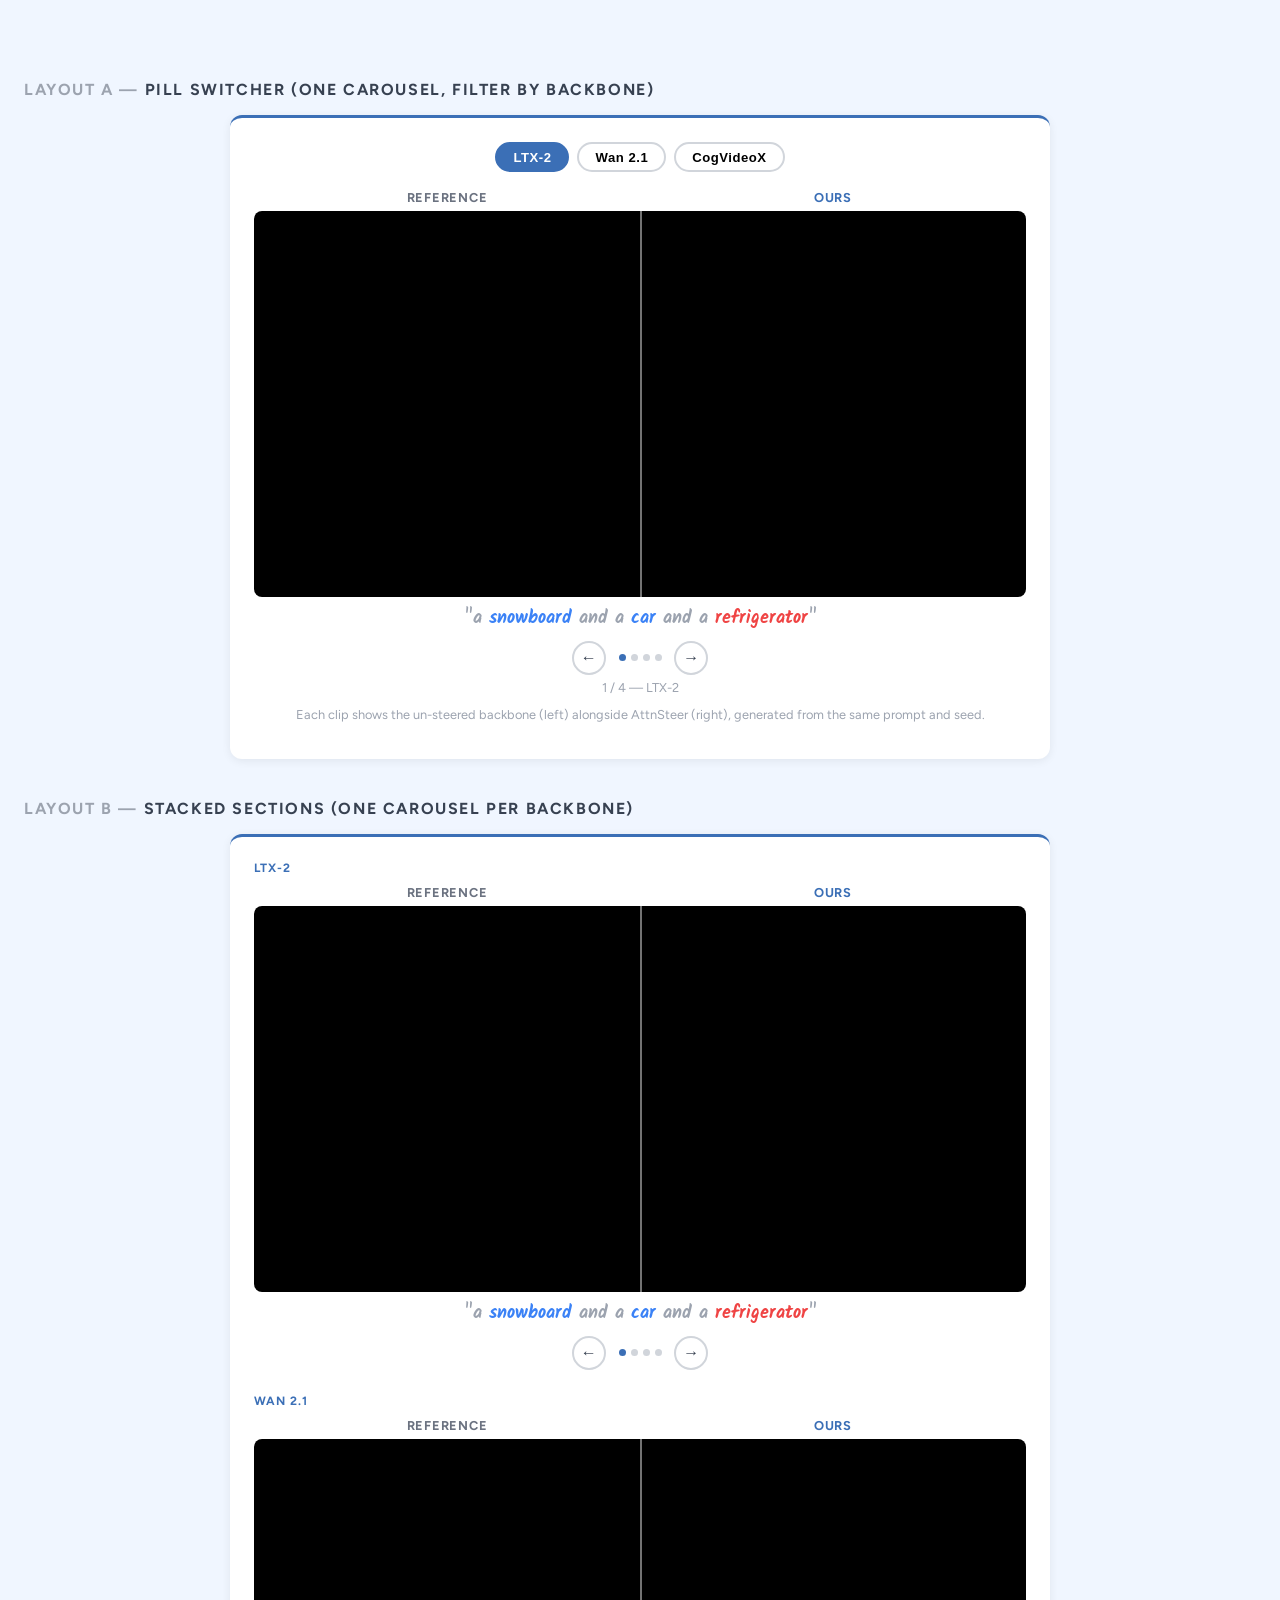
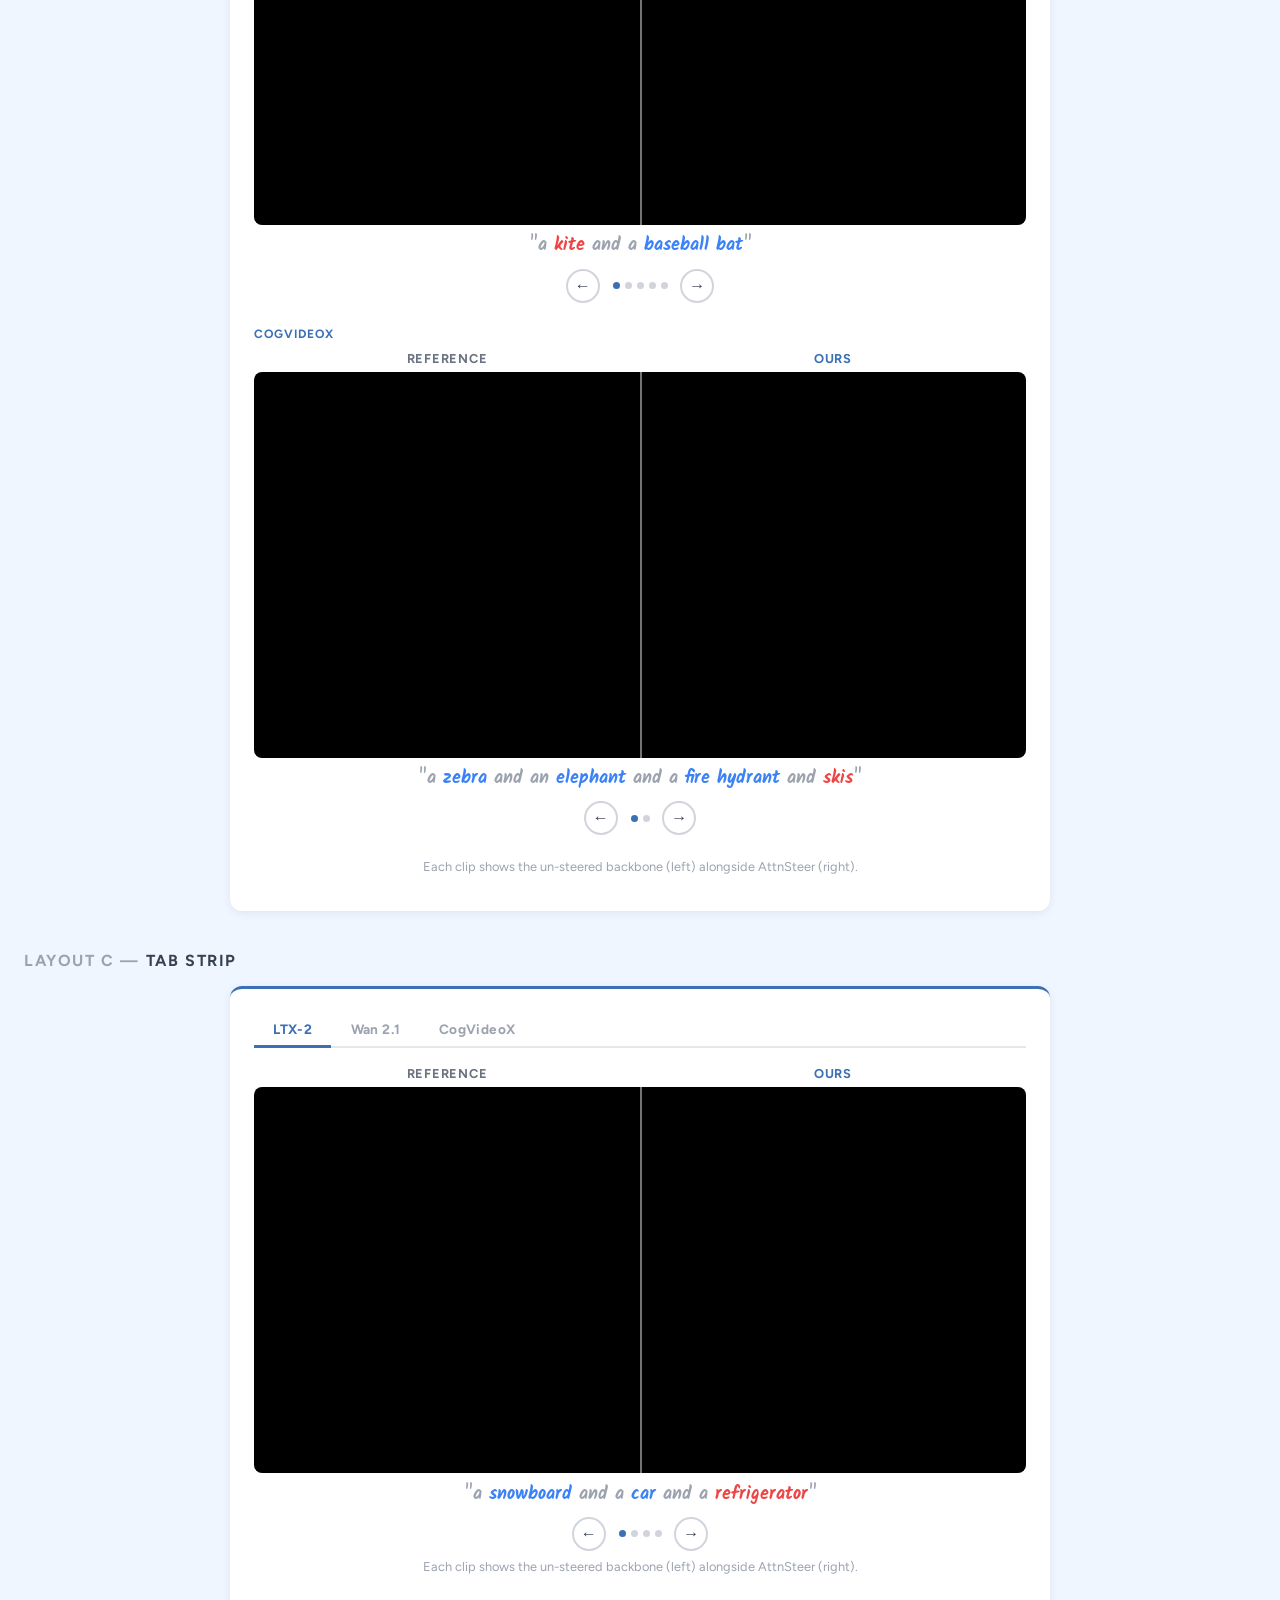
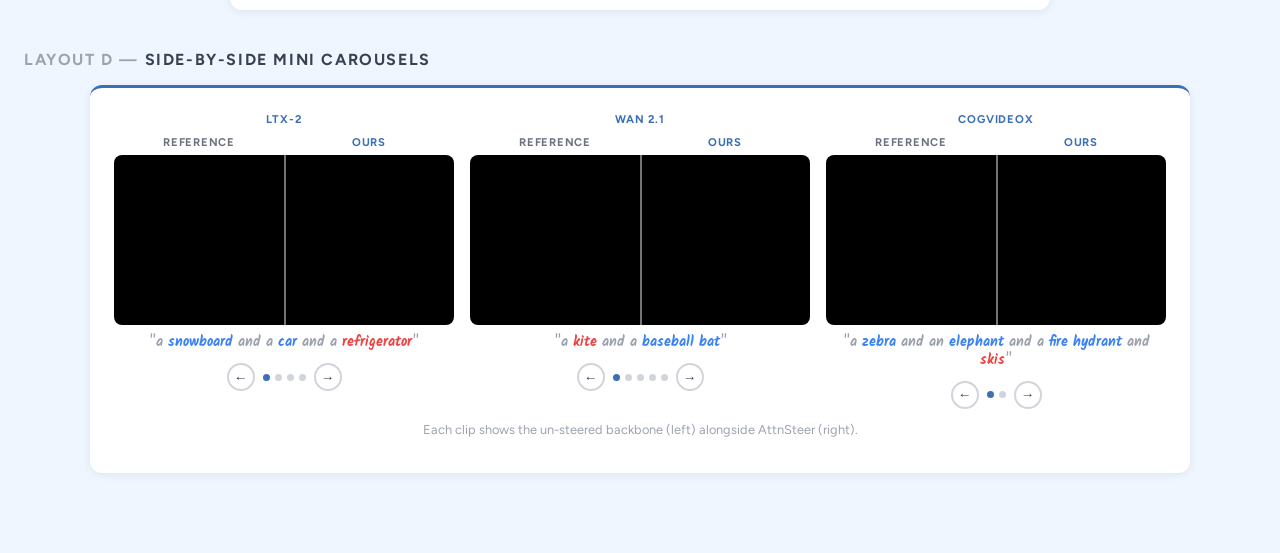
<file: carousel_layouts.html>
<!DOCTYPE html>
<html lang="en">
<head>
<meta charset="UTF-8">
<title>Carousel layout options</title>
<link rel="preconnect" href="https://fonts.googleapis.com">
<link rel="preconnect" href="https://fonts.gstatic.com" crossorigin>
<link href="https://fonts.googleapis.com/css2?family=Kalam:wght@700&family=Figtree:wght@400;700&display=swap" rel="stylesheet">
<style>
*, *::before, *::after { box-sizing: border-box; }
body { font-family: 'Figtree', sans-serif; background: #f0f6ff; color: #374151; padding: 2rem 1rem; }

h2 { font-size: 1rem; font-weight: 700; color: #9ca3af; letter-spacing: .1em;
     text-transform: uppercase; margin: 2.5rem 0 1rem; }
h2 span { color: #374151; }

.card { background: #fff; border-radius: 12px; box-shadow: 0 2px 10px rgba(0,0,0,.07);
        padding: 1.5rem; max-width: 820px; margin: 0 auto 2.5rem; border-top: 3px solid #3b6fb6; }

/* ── shared carousel pieces ───────────────────────────────────── */
.c-video-wrap { position:relative; background:#000; border-radius:8px; overflow:hidden; }
.c-video-wrap video { display:block; width:100%; height:auto; }
.c-divider { position:absolute; top:0; bottom:0; left:50%; width:2px;
             background:rgba(255,255,255,.45); pointer-events:none; }
.c-col-headers { display:grid; grid-template-columns:1fr 1fr; margin-bottom:4px; }
.c-col-header { text-align:center; font-size:.8rem; font-weight:700; letter-spacing:.06em;
                text-transform:uppercase; color:#6b7280; padding:2px 0; }
.c-col-header.ours { color:#3b6fb6; }
.c-prompt { font-family:'Kalam',cursive; font-weight:700; font-size:1.1rem;
            color:#1f2937; margin:.6rem 0 .2rem; text-align:center; line-height:1.3; }
.c-nav { display:flex; align-items:center; justify-content:center; gap:.8rem; margin-top:.7rem; }
.c-btn { background:none; border:2px solid #d1d5db; border-radius:50%;
         width:34px; height:34px; font-size:1rem; cursor:pointer; color:#374151;
         display:flex; align-items:center; justify-content:center; flex-shrink:0; }
.c-btn:hover { border-color:#3b6fb6; color:#3b6fb6; }
.c-dots { display:flex; gap:5px; flex-wrap:wrap; justify-content:center; }
.c-dot { width:7px; height:7px; border-radius:50%; background:#d1d5db;
         cursor:pointer; border:none; padding:0; transition:background .15s; }
.c-dot.active { background:#3b6fb6; }
.c-counter { font-size:.8rem; color:#9ca3af; text-align:center; margin-top:.3rem; }
.c-caption { font-size:.8rem; color:#9ca3af; text-align:center; margin-top:.5rem; }

/* noun colours */
.nb { color:#3b82f6; font-weight:700; }
.nr { color:#ef4444; font-weight:700; }
.ny { color:#d97706; font-weight:700; }
.na { color:#9ca3af; }

/* ── Layout A: pill switcher ──────────────────────────────────── */
.pills { display:flex; gap:.5rem; justify-content:center; margin-bottom:1rem; flex-wrap:wrap; }
.pill { padding:.35rem 1rem; border-radius:20px; border:2px solid #d1d5db;
        font-size:.82rem; font-weight:700; cursor:pointer; background:#fff;
        letter-spacing:.04em; transition:background .15s, border-color .15s, color .15s; }
.pill.active { background:#3b6fb6; border-color:#3b6fb6; color:#fff; }
.pill:hover:not(.active) { border-color:#3b6fb6; color:#3b6fb6; }

/* ── Layout B: stacked sections ───────────────────────────────── */
.b-section { margin-bottom:1.5rem; }
.b-label { font-size:.75rem; font-weight:700; letter-spacing:.08em; text-transform:uppercase;
           color:#3b6fb6; margin-bottom:.5rem; }

/* ── Layout C: tab strip ──────────────────────────────────────── */
.tabs { display:flex; border-bottom:2px solid #e5e7eb; margin-bottom:1rem; }
.tab { padding:.5rem 1.2rem; font-size:.85rem; font-weight:700; cursor:pointer;
       color:#9ca3af; border-bottom:3px solid transparent; margin-bottom:-2px;
       transition:color .15s, border-color .15s; letter-spacing:.03em; }
.tab.active { color:#3b6fb6; border-bottom-color:#3b6fb6; }
.tab:hover:not(.active) { color:#374151; }
.tab-panel { display:none; }
.tab-panel.active { display:block; }

/* ── Layout D: side-by-side mini ─────────────────────────────── */
.mini-grid { display:grid; grid-template-columns:1fr 1fr 1fr; gap:1rem; }
@media(max-width:680px){ .mini-grid { grid-template-columns:1fr; } }
.mini-label { font-size:.7rem; font-weight:700; letter-spacing:.08em; text-transform:uppercase;
              color:#3b6fb6; margin-bottom:.4rem; text-align:center; }
</style>
</head>
<body>

<!-- ═══════════════════════════════════════════════════════════════
     LAYOUT A — single carousel with pill filter per backbone
══════════════════════════════════════════════════════════════════ -->
<h2>Layout A — <span>Pill switcher (one carousel, filter by backbone)</span></h2>
<div class="card" id="la">
  <div class="pills" id="la-pills"></div>
  <div class="c-col-headers">
    <div class="c-col-header">Reference</div>
    <div class="c-col-header ours">Ours</div>
  </div>
  <div class="c-video-wrap"><video id="la-v" autoplay muted loop playsinline></video><div class="c-divider"></div></div>
  <p class="c-prompt" id="la-p"></p>
  <div class="c-nav">
    <button class="c-btn" id="la-prev">&#8592;</button>
    <div class="c-dots" id="la-dots"></div>
    <button class="c-btn" id="la-next">&#8594;</button>
  </div>
  <p class="c-counter" id="la-cnt"></p>
  <p class="c-caption">Each clip shows the un-steered backbone (left) alongside AttnSteer (right), generated from the same prompt and seed.</p>
</div>

<!-- ═══════════════════════════════════════════════════════════════
     LAYOUT B — stacked carousels, one per backbone
══════════════════════════════════════════════════════════════════ -->
<h2>Layout B — <span>Stacked sections (one carousel per backbone)</span></h2>
<div class="card" id="lb">
  <!-- LTX-2 -->
  <div class="b-section">
    <div class="b-label">LTX-2</div>
    <div class="c-col-headers"><div class="c-col-header">Reference</div><div class="c-col-header ours">Ours</div></div>
    <div class="c-video-wrap"><video id="lb-v0" autoplay muted loop playsinline></video><div class="c-divider"></div></div>
    <p class="c-prompt" id="lb-p0"></p>
    <div class="c-nav"><button class="c-btn" id="lb-prev0">&#8592;</button><div class="c-dots" id="lb-dots0"></div><button class="c-btn" id="lb-next0">&#8594;</button></div>
  </div>
  <!-- Wan 2.1 -->
  <div class="b-section">
    <div class="b-label">Wan 2.1</div>
    <div class="c-col-headers"><div class="c-col-header">Reference</div><div class="c-col-header ours">Ours</div></div>
    <div class="c-video-wrap"><video id="lb-v1" autoplay muted loop playsinline></video><div class="c-divider"></div></div>
    <p class="c-prompt" id="lb-p1"></p>
    <div class="c-nav"><button class="c-btn" id="lb-prev1">&#8592;</button><div class="c-dots" id="lb-dots1"></div><button class="c-btn" id="lb-next1">&#8594;</button></div>
  </div>
  <!-- CogVideoX -->
  <div class="b-section">
    <div class="b-label">CogVideoX</div>
    <div class="c-col-headers"><div class="c-col-header">Reference</div><div class="c-col-header ours">Ours</div></div>
    <div class="c-video-wrap"><video id="lb-v2" autoplay muted loop playsinline></video><div class="c-divider"></div></div>
    <p class="c-prompt" id="lb-p2"></p>
    <div class="c-nav"><button class="c-btn" id="lb-prev2">&#8592;</button><div class="c-dots" id="lb-dots2"></div><button class="c-btn" id="lb-next2">&#8594;</button></div>
  </div>
  <p class="c-caption" style="margin-top:1rem">Each clip shows the un-steered backbone (left) alongside AttnSteer (right).</p>
</div>

<!-- ═══════════════════════════════════════════════════════════════
     LAYOUT C — horizontal tab strip
══════════════════════════════════════════════════════════════════ -->
<h2>Layout C — <span>Tab strip</span></h2>
<div class="card" id="lc">
  <div class="tabs" id="lc-tabs"></div>
  <div id="lc-panels"></div>
  <p class="c-caption">Each clip shows the un-steered backbone (left) alongside AttnSteer (right).</p>
</div>

<!-- ═══════════════════════════════════════════════════════════════
     LAYOUT D — three mini carousels side by side
══════════════════════════════════════════════════════════════════ -->
<h2>Layout D — <span>Side-by-side mini carousels</span></h2>
<div class="card" style="max-width:1100px">
  <div class="mini-grid" id="ld"></div>
  <p class="c-caption" style="margin-top:.8rem">Each clip shows the un-steered backbone (left) alongside AttnSteer (right).</p>
</div>

<script>
// ── data ─────────────────────────────────────────────────────────
const BACKBONES = [
  {
    id:'ltx', label:'LTX-2',
    clips:[
      {src:'static/videos/carousel/fig1_ltx375.mp4', prompt:'a snowboard and a car and a refrigerator',                                         ours_only:['refrigerator'], neither:[]},
      {src:'static/videos/carousel/fig1_ltx259.mp4', prompt:'a tie and a cow and a dog and a boat',                                             ours_only:['cow','dog','boat'], neither:[]},
      {src:'static/videos/carousel/fig6_ltx4.mp4',   prompt:'a sandwich and a book and a stop sign and a truck and a banana',                   ours_only:['stop sign','book','truck','banana'], neither:[], break_after:3},
      {src:'static/videos/carousel/fig6_ltx42.mp4',  prompt:'an oven and skis and a toilet and a chair and a person and a tie and a cell phone', ours_only:['toilet','cell phone','chair','tie'], neither:[], break_after:4},
    ]
  },
  {
    id:'wan', label:'Wan 2.1',
    clips:[
      {src:'static/videos/carousel/fig1_wan281.mp4', prompt:'a kite and a baseball bat',                                                        ours_only:['kite'], neither:[]},
      {src:'static/videos/carousel/fig1_wan318.mp4', prompt:'a bus and a teddy bear and a pizza and broccoli',                                   ours_only:['broccoli'], neither:[]},
      {src:'static/videos/carousel/fig1_wan231.mp4', prompt:'a tie and a book and a dog and a frisbee and a fork',                               ours_only:['tie','fork'], neither:['frisbee'], break_after:3},
      {src:'static/videos/carousel/fig6_wan145.mp4', prompt:'a bicycle and a vase and a cup and a toaster and a microwave and a horse',          ours_only:['horse','vase'], neither:[], break_after:3},
      {src:'static/videos/carousel/fig6_wan52.mp4',  prompt:'a donut and an umbrella and a sink',                                               ours_only:['umbrella'], neither:[]},
    ]
  },
  {
    id:'cogx', label:'CogVideoX',
    clips:[
      {src:'static/videos/carousel/fig6_cogx144.mp4', prompt:'a zebra and an elephant and a fire hydrant and skis',         ours_only:['skis'], neither:[]},
      {src:'static/videos/carousel/fig6_cogx168.mp4', prompt:'a refrigerator and an elephant and a kite',                   ours_only:['refrigerator'], neither:[]},
    ]
  }
];

function renderPrompt(c) {
  const oursSet    = new Set((c.ours_only||[]).map(s=>s.toLowerCase()));
  const neitherSet = new Set((c.neither  ||[]).map(s=>s.toLowerCase()));
  const parts = c.prompt.split(' and ').map((part,i)=>{
    const m = part.match(/^(a|an|the)\s+(.+)$/i);
    const article = m ? m[1] : '';
    const noun    = (m ? m[2] : part).toLowerCase();
    const display = m ? m[2] : part;
    const cls = oursSet.has(noun)?'nr': neitherSet.has(noun)?'ny':'nb';
    const word = (article?`<span class="na">${article} </span>`:'')+`<span class="${cls}">${display}</span>`;
    if(i===0) return word;
    const sep = (c.break_after===i)?'<span class="na"> and </span><br>':'<span class="na"> and </span>';
    return sep+word;
  });
  return '<span class="na">"</span>'+parts.join('')+'<span class="na">"</span>';
}

function makeCarousel(videoEl, promptEl, dotsEl, prevBtn, nextBtn, clips) {
  let idx=0;
  clips.forEach((_,i)=>{
    const d=document.createElement('button');
    d.className='c-dot'+(i===0?' active':'');
    d.addEventListener('click',()=>go(i));
    dotsEl.appendChild(d);
  });
  function go(i) {
    idx=(i+clips.length)%clips.length;
    const c=clips[idx];
    videoEl.src=c.src; videoEl.load(); videoEl.play().catch(()=>{});
    promptEl.innerHTML=renderPrompt(c);
    dotsEl.querySelectorAll('.c-dot').forEach((d,j)=>d.classList.toggle('active',j===idx));
  }
  prevBtn.addEventListener('click',()=>go(idx-1));
  nextBtn.addEventListener('click',()=>go(idx+1));
  go(0);
  setInterval(()=>go(idx+1), 6000);
}

// ── Layout A: pill switcher ───────────────────────────────────────
(function(){
  const v=document.getElementById('la-v'), p=document.getElementById('la-p');
  const dots=document.getElementById('la-dots'), cnt=document.getElementById('la-cnt');
  const pillsEl=document.getElementById('la-pills');
  let activeBackbone=0, idx=0, timer=null;

  BACKBONES.forEach((b,bi)=>{
    const pill=document.createElement('button');
    pill.className='pill'+(bi===0?' active':'');
    pill.textContent=b.label;
    pill.addEventListener('click',()=>{ activeBackbone=bi; rebuildDots(); go(0); highlightPills(); });
    pillsEl.appendChild(pill);
  });

  function highlightPills(){
    pillsEl.querySelectorAll('.pill').forEach((pl,i)=>pl.classList.toggle('active',i===activeBackbone));
  }
  function rebuildDots(){
    dots.innerHTML='';
    const clips=BACKBONES[activeBackbone].clips;
    clips.forEach((_,i)=>{
      const d=document.createElement('button'); d.className='c-dot'; d.addEventListener('click',()=>go(i)); dots.appendChild(d);
    });
  }
  function go(i){
    const clips=BACKBONES[activeBackbone].clips;
    idx=(i+clips.length)%clips.length;
    const c=clips[idx];
    v.src=c.src; v.load(); v.play().catch(()=>{});
    p.innerHTML=renderPrompt(c);
    cnt.textContent=(idx+1)+' / '+clips.length+' — '+BACKBONES[activeBackbone].label;
    dots.querySelectorAll('.c-dot').forEach((d,j)=>d.classList.toggle('active',j===idx));
    clearInterval(timer); timer=setInterval(()=>go(idx+1),6000);
  }
  document.getElementById('la-prev').addEventListener('click',()=>go(idx-1));
  document.getElementById('la-next').addEventListener('click',()=>go(idx+1));
  rebuildDots(); go(0);
})();

// ── Layout B: stacked ─────────────────────────────────────────────
BACKBONES.forEach((b,bi)=>{
  makeCarousel(
    document.getElementById(`lb-v${bi}`), document.getElementById(`lb-p${bi}`),
    document.getElementById(`lb-dots${bi}`),
    document.getElementById(`lb-prev${bi}`), document.getElementById(`lb-next${bi}`),
    b.clips
  );
});

// ── Layout C: tab strip ───────────────────────────────────────────
(function(){
  const tabsEl=document.getElementById('lc-tabs'), panelsEl=document.getElementById('lc-panels');
  BACKBONES.forEach((b,bi)=>{
    const tab=document.createElement('div'); tab.className='tab'+(bi===0?' active':'');
    tab.textContent=b.label; tabsEl.appendChild(tab);

    const panel=document.createElement('div'); panel.className='tab-panel'+(bi===0?' active':'');
    panel.innerHTML=`
      <div class="c-col-headers"><div class="c-col-header">Reference</div><div class="c-col-header ours">Ours</div></div>
      <div class="c-video-wrap"><video id="lc-v${bi}" autoplay muted loop playsinline></video><div class="c-divider"></div></div>
      <p class="c-prompt" id="lc-p${bi}"></p>
      <div class="c-nav"><button class="c-btn" id="lc-prev${bi}">&#8592;</button><div class="c-dots" id="lc-dots${bi}"></div><button class="c-btn" id="lc-next${bi}">&#8594;</button></div>
    `;
    panelsEl.appendChild(panel);

    tab.addEventListener('click',()=>{
      tabsEl.querySelectorAll('.tab').forEach((t,i)=>t.classList.toggle('active',i===bi));
      panelsEl.querySelectorAll('.tab-panel').forEach((p,i)=>p.classList.toggle('active',i===bi));
    });
  });
  BACKBONES.forEach((b,bi)=>{
    makeCarousel(
      document.getElementById(`lc-v${bi}`), document.getElementById(`lc-p${bi}`),
      document.getElementById(`lc-dots${bi}`),
      document.getElementById(`lc-prev${bi}`), document.getElementById(`lc-next${bi}`),
      b.clips
    );
  });
})();

// ── Layout D: mini side-by-side ───────────────────────────────────
(function(){
  const grid=document.getElementById('ld');
  BACKBONES.forEach((b,bi)=>{
    const col=document.createElement('div');
    col.innerHTML=`
      <div class="mini-label">${b.label}</div>
      <div class="c-col-headers"><div class="c-col-header" style="font-size:.7rem">Reference</div><div class="c-col-header ours" style="font-size:.7rem">Ours</div></div>
      <div class="c-video-wrap"><video id="ld-v${bi}" autoplay muted loop playsinline></video><div class="c-divider"></div></div>
      <p class="c-prompt" id="ld-p${bi}" style="font-size:.85rem"></p>
      <div class="c-nav" style="gap:.5rem"><button class="c-btn" id="ld-prev${bi}" style="width:28px;height:28px;font-size:.85rem">&#8592;</button><div class="c-dots" id="ld-dots${bi}"></div><button class="c-btn" id="ld-next${bi}" style="width:28px;height:28px;font-size:.85rem">&#8594;</button></div>
    `;
    grid.appendChild(col);
    makeCarousel(
      document.getElementById(`ld-v${bi}`), document.getElementById(`ld-p${bi}`),
      document.getElementById(`ld-dots${bi}`),
      document.getElementById(`ld-prev${bi}`), document.getElementById(`ld-next${bi}`),
      b.clips
    );
  });
})();
</script>
</body>
</html>
</file>
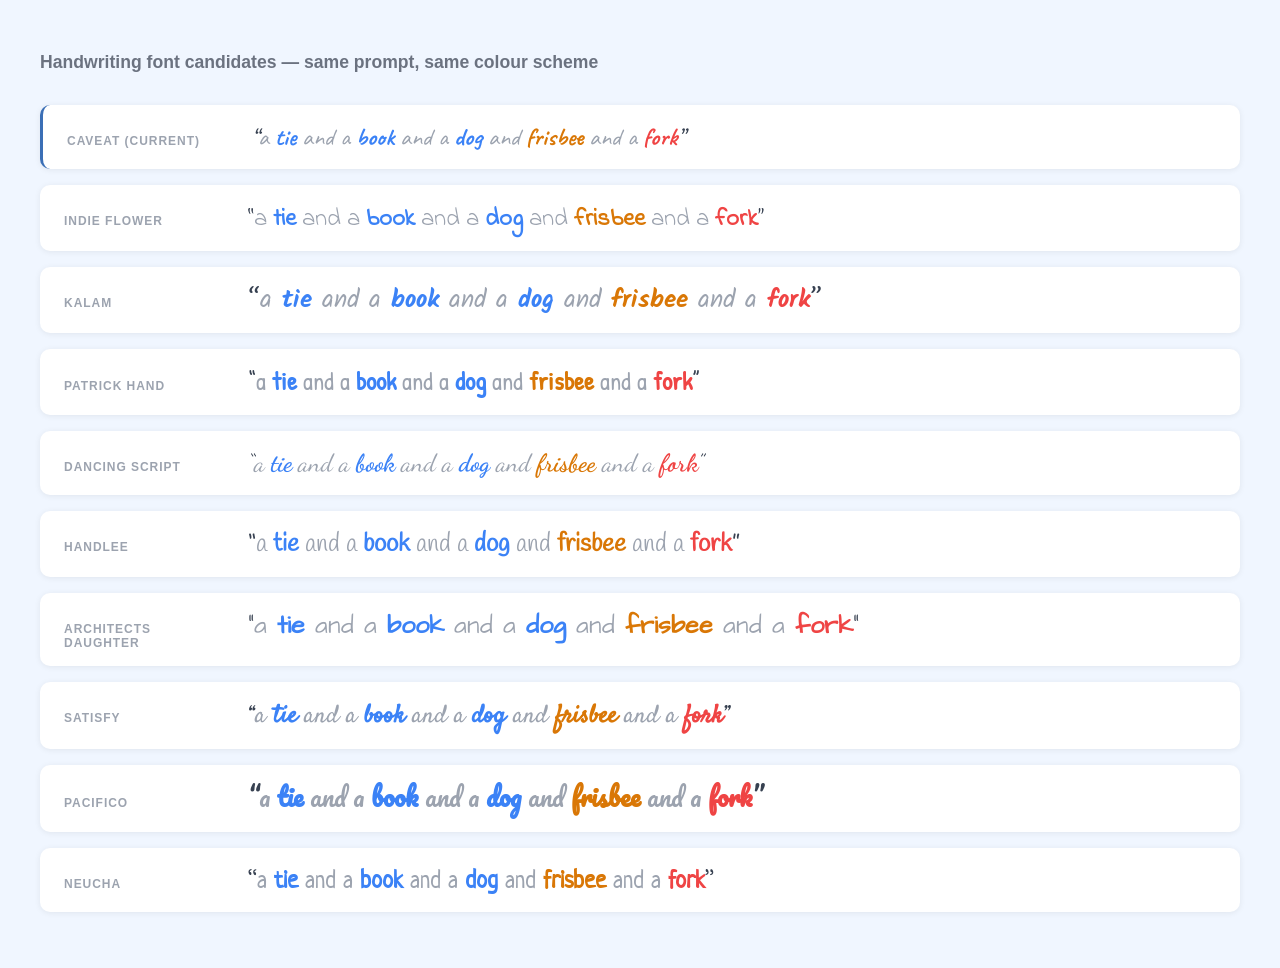
<file: font_preview.html>
<!DOCTYPE html>
<html lang="en">
<head>
<meta charset="UTF-8">
<title>Font Preview — Handwriting options</title>
<link rel="preconnect" href="https://fonts.googleapis.com">
<link rel="preconnect" href="https://fonts.gstatic.com" crossorigin>
<link href="https://fonts.googleapis.com/css2?family=Caveat:wght@700&family=Indie+Flower&family=Kalam:wght@700&family=Patrick+Hand&family=Dancing+Script:wght@700&family=Handlee&family=Architects+Daughter&family=Satisfy&family=Pacifico&family=Neucha&display=swap" rel="stylesheet">
<style>
  body { font-family: sans-serif; background: #f0f6ff; padding: 2rem; color: #374151; }
  h1 { font-size: 1.1rem; margin-bottom: 2rem; color: #6b7280; }
  .row { display: flex; align-items: baseline; gap: 1.5rem; padding: 1rem 1.5rem;
         background: #fff; border-radius: 10px; margin-bottom: 1rem;
         box-shadow: 0 1px 6px rgba(0,0,0,.07); }
  .label { font-size: 0.75rem; font-weight: 700; color: #9ca3af;
           letter-spacing: .08em; text-transform: uppercase; width: 160px; flex-shrink: 0; }
  .sample { font-size: 1.55rem; line-height: 1.3; }
  .current { border-left: 3px solid #3b6fb6; }

  /* colour classes matching the site */
  .nb { color: #3b82f6; font-weight: 700; }
  .nr { color: #ef4444; font-weight: 700; }
  .ny { color: #d97706; font-weight: 700; }
  .na { color: #9ca3af; }

  .f-caveat   { font-family: 'Caveat',              cursive; }
  .f-indie    { font-family: 'Indie Flower',         cursive; }
  .f-kalam    { font-family: 'Kalam',                cursive; }
  .f-patrick  { font-family: 'Patrick Hand',         cursive; }
  .f-dancing  { font-family: 'Dancing Script',       cursive; }
  .f-handlee  { font-family: 'Handlee',              cursive; }
  .f-arch     { font-family: 'Architects Daughter',  cursive; }
  .f-satisfy  { font-family: 'Satisfy',              cursive; }
  .f-pacifico { font-family: 'Pacifico',             cursive; }
  .f-neucha   { font-family: 'Neucha',               cursive; }
</style>
</head>
<body>
<h1>Handwriting font candidates — same prompt, same colour scheme</h1>

<script>
const prompt = [
  {a:'a ', n:'tie',          cls:'nb'},
  {a:'a ', n:'book',         cls:'nb'},
  {a:'a ', n:'dog',          cls:'nb'},
  {a:'',   n:'frisbee',      cls:'ny'},
  {a:'a ', n:'fork',         cls:'nr'},
];

function renderSample(fontClass) {
  const parts = prompt.map((w, i) => {
    const word = (w.a ? `<span class="na">${w.a}</span>` : '') +
                 `<span class="${w.cls}">${w.n}</span>`;
    return i === 0 ? word : `<span class="na"> and </span>` + word;
  });
  return `<span class="${fontClass}">“${parts.join('')}”</span>`;
}

const fonts = [
  ['f-caveat',   'Caveat (current)',         true],
  ['f-indie',    'Indie Flower',             false],
  ['f-kalam',    'Kalam',                    false],
  ['f-patrick',  'Patrick Hand',             false],
  ['f-dancing',  'Dancing Script',           false],
  ['f-handlee',  'Handlee',                  false],
  ['f-arch',     'Architects Daughter',      false],
  ['f-satisfy',  'Satisfy',                  false],
  ['f-pacifico', 'Pacifico',                 false],
  ['f-neucha',   'Neucha',                   false],
];

fonts.forEach(([cls, name, current]) => {
  const row = document.createElement('div');
  row.className = 'row' + (current ? ' current' : '');
  row.innerHTML = `<span class="label">${name}</span><span class="sample">${renderSample(cls)}</span>`;
  document.body.appendChild(row);
});
</script>
</body>
</html>
</file>
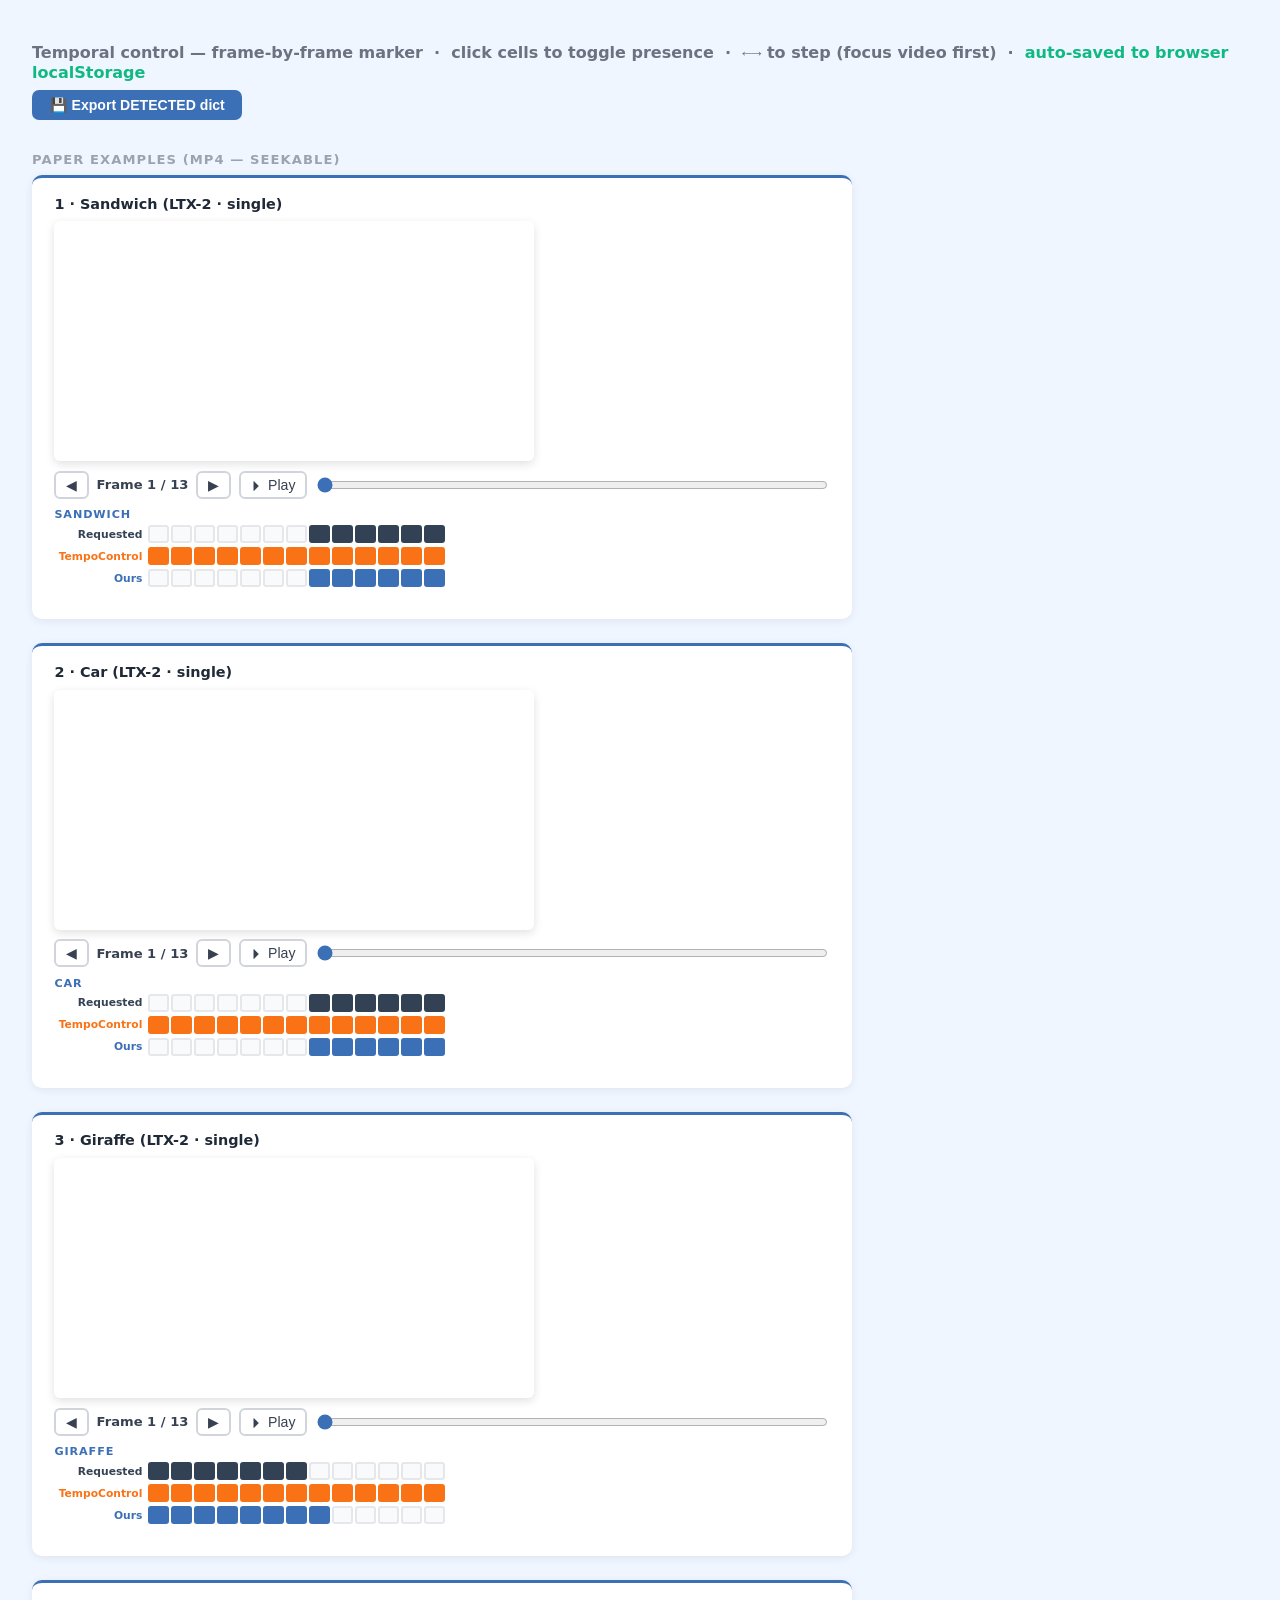
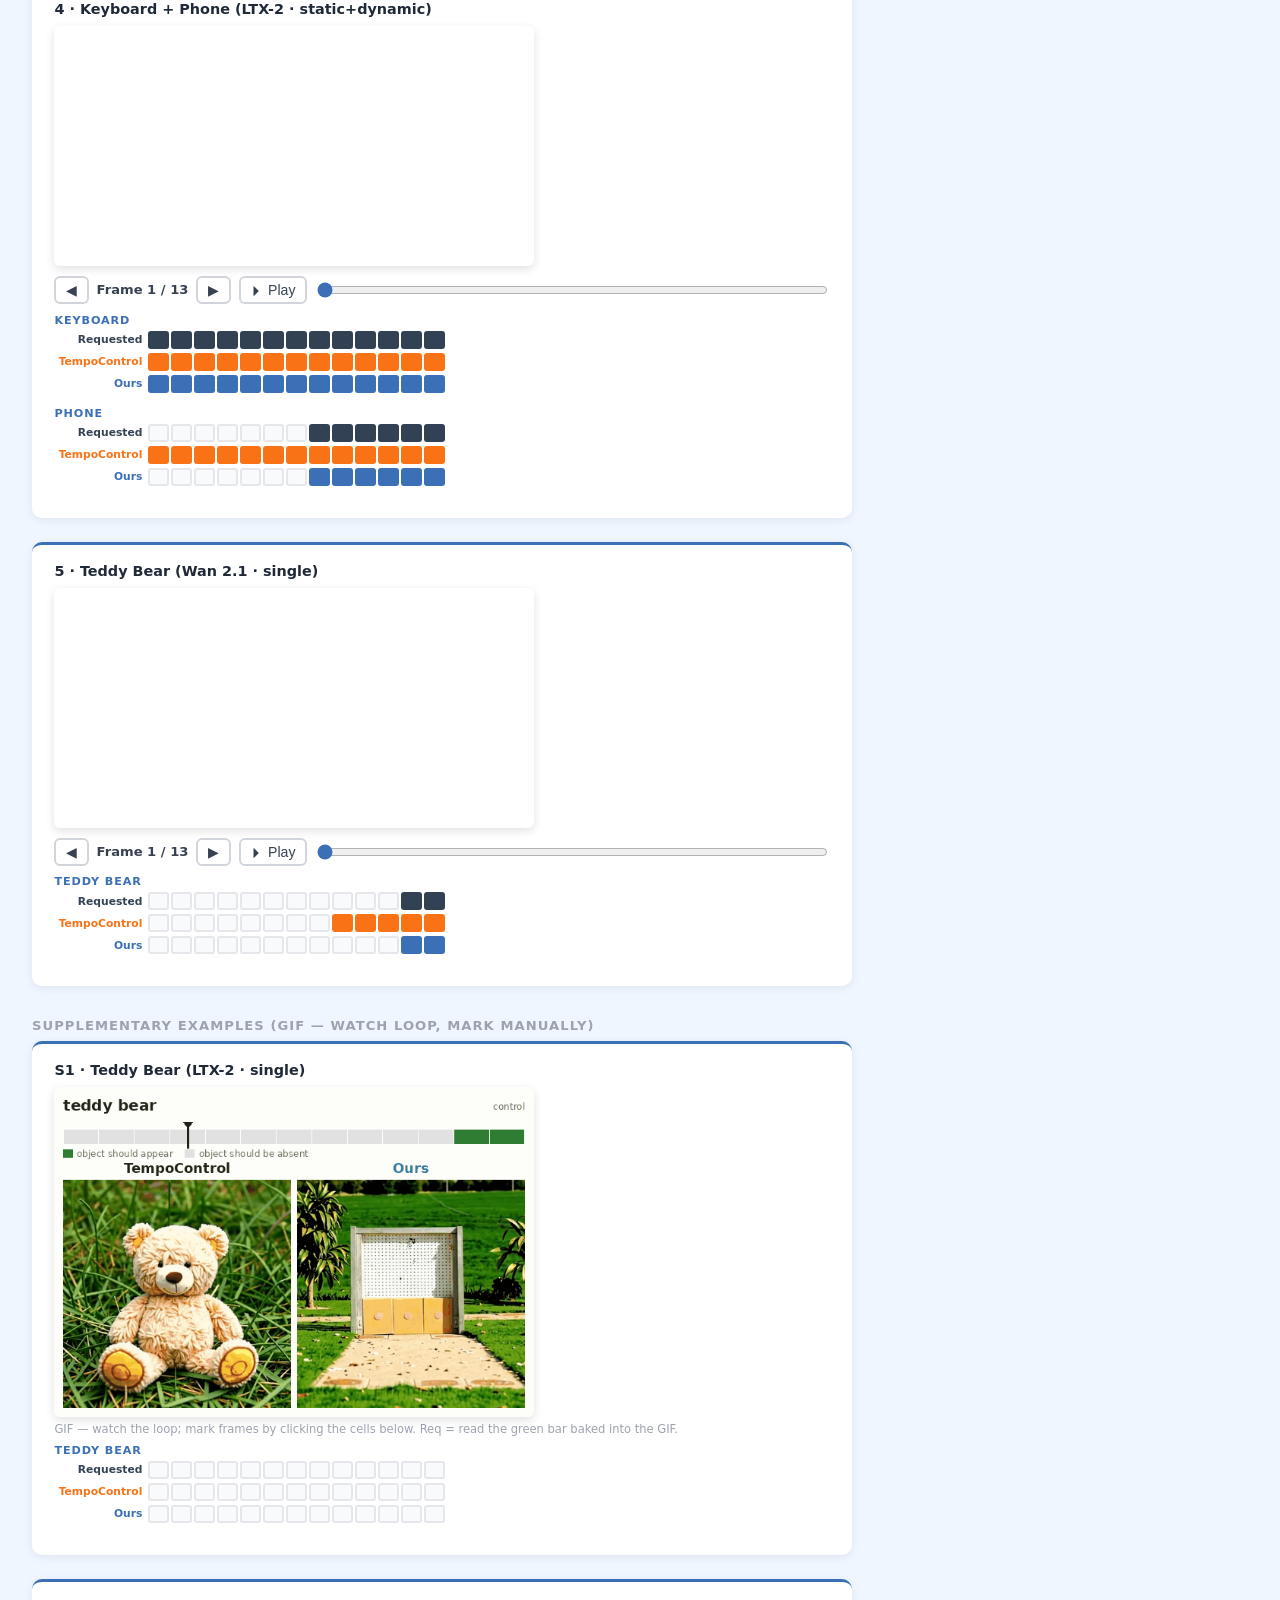
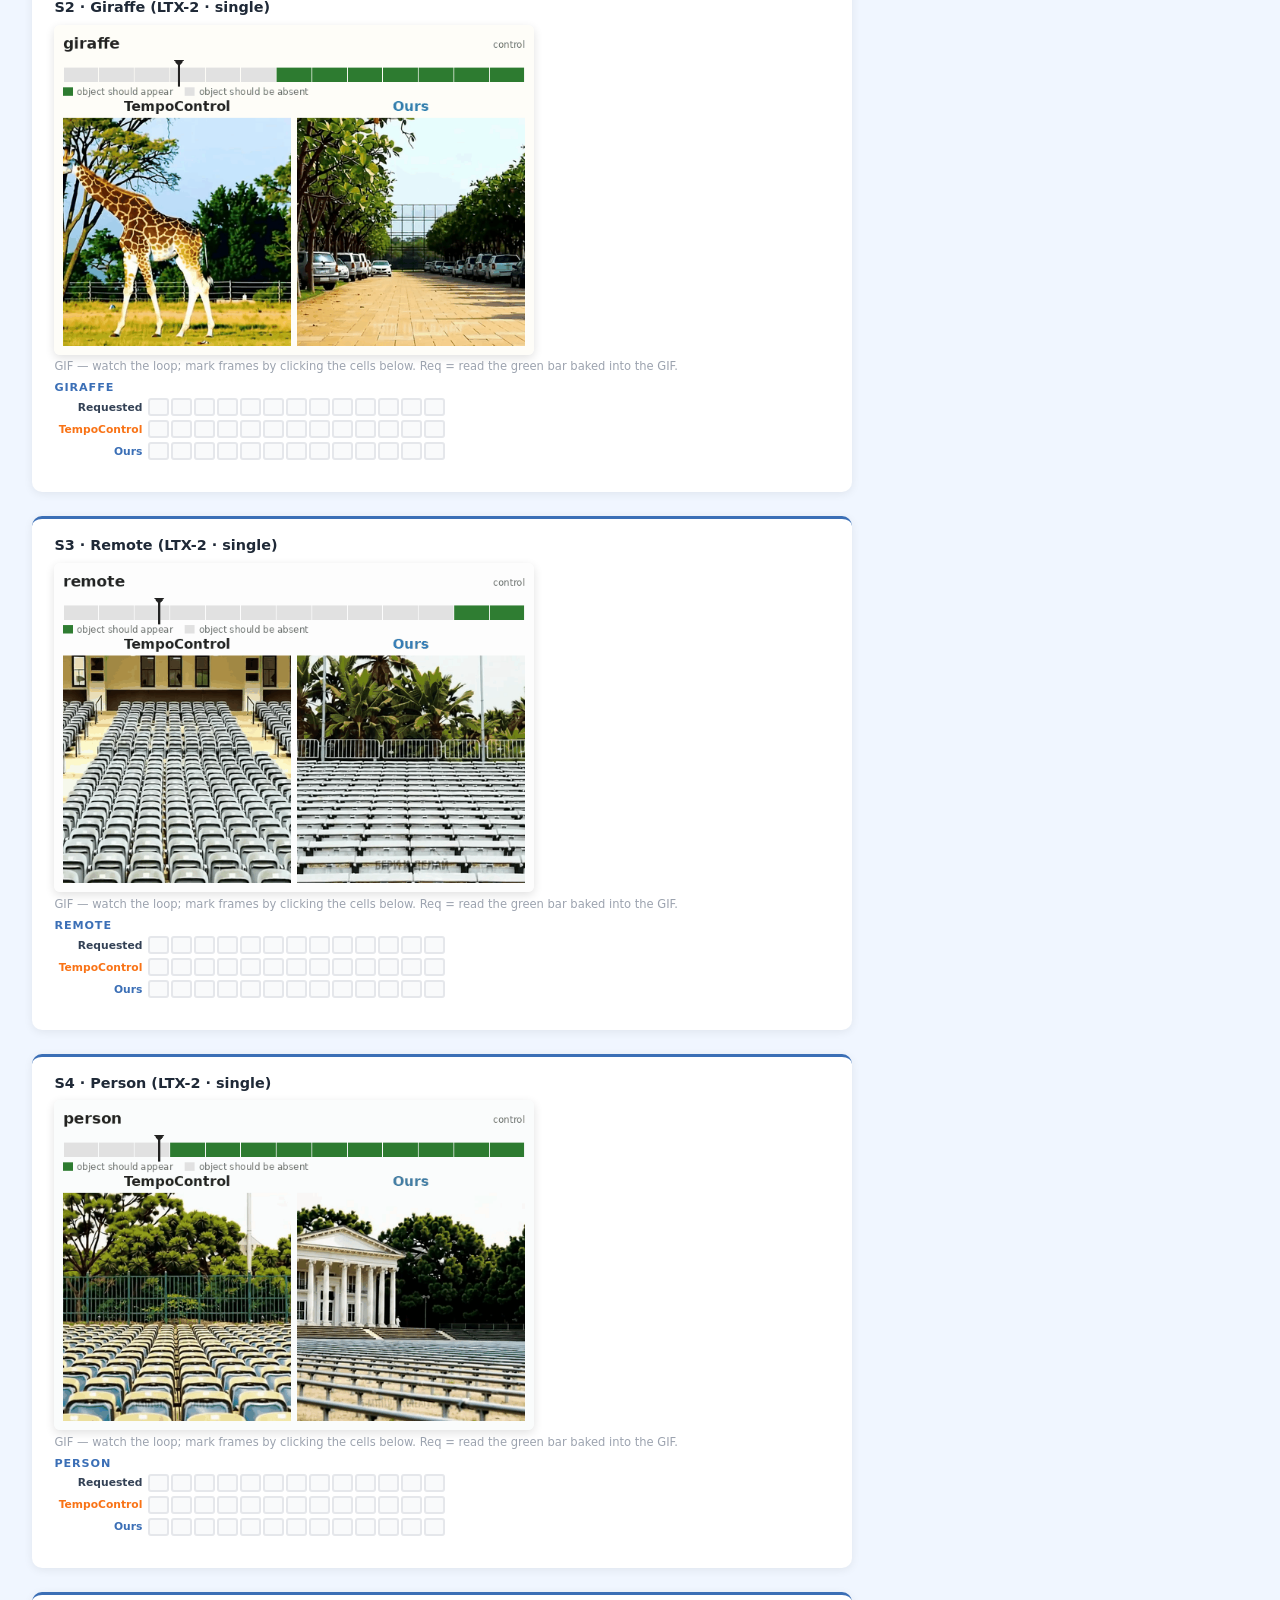
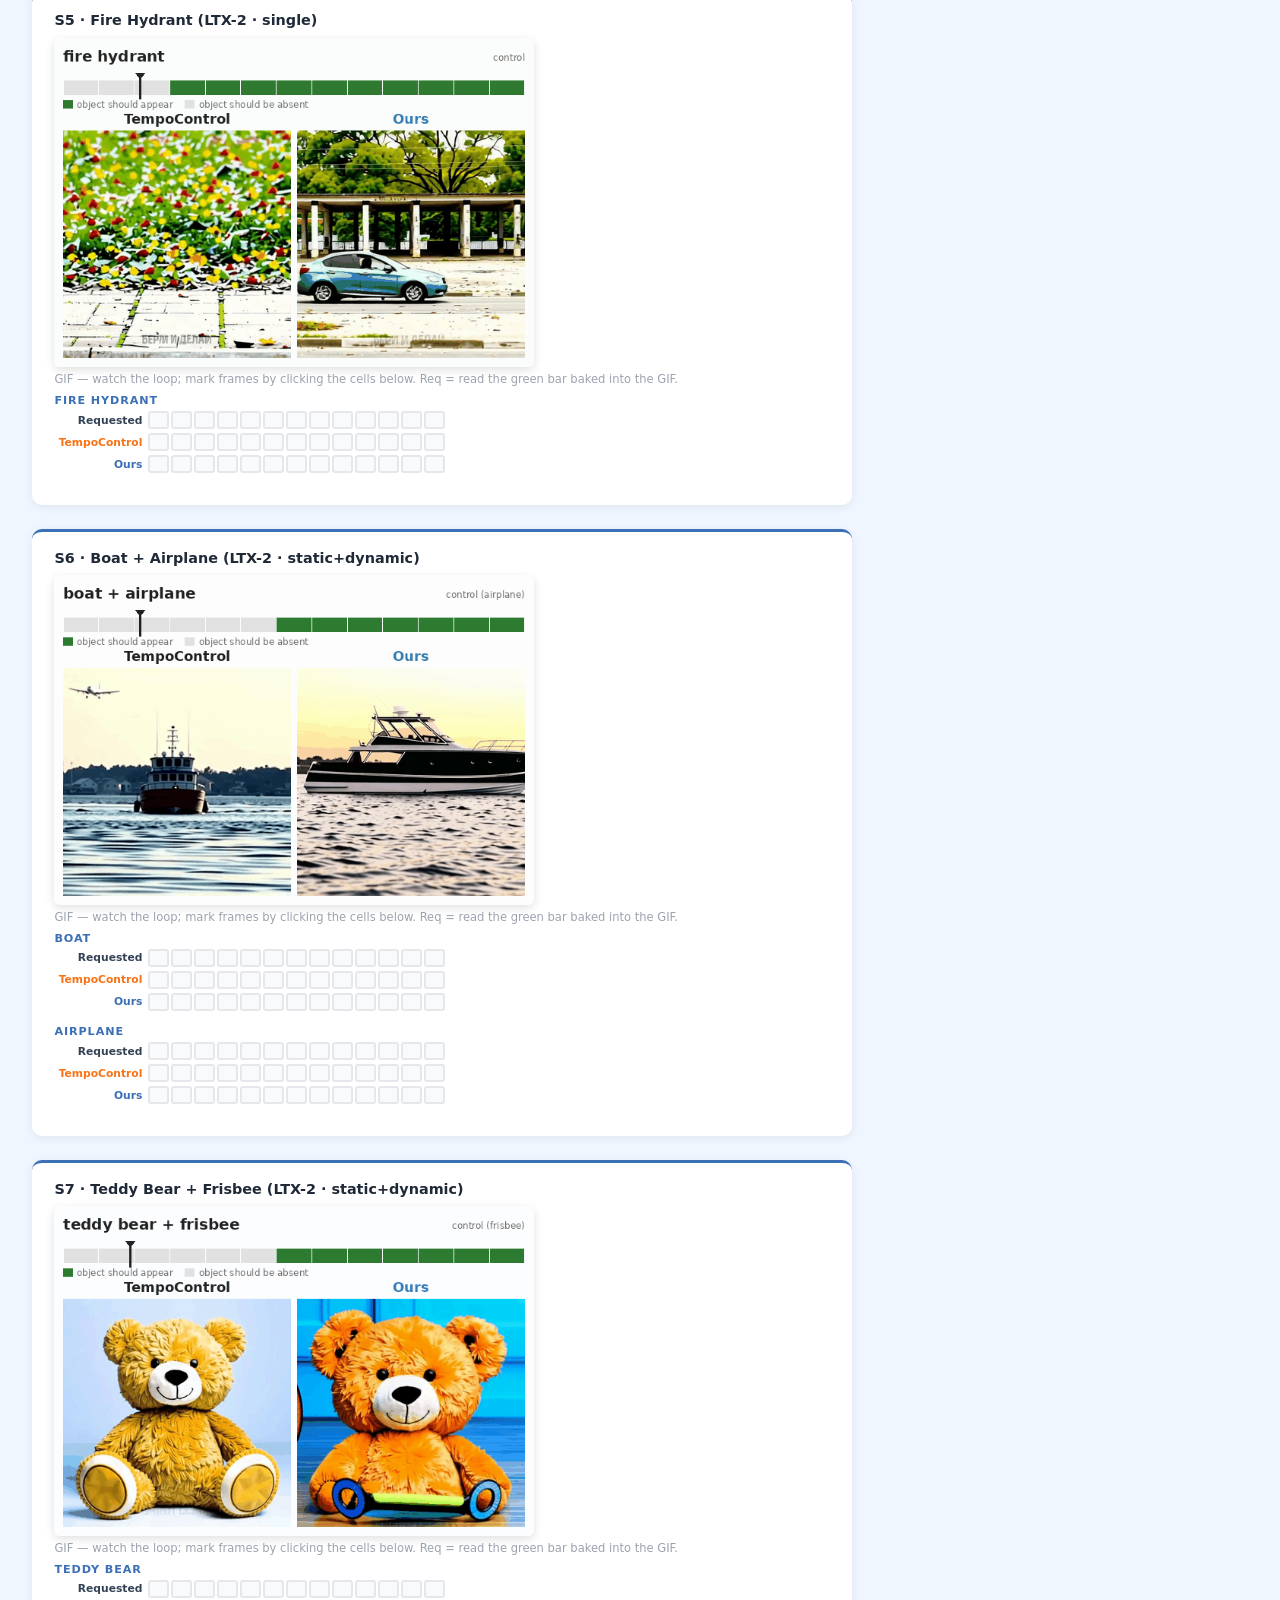
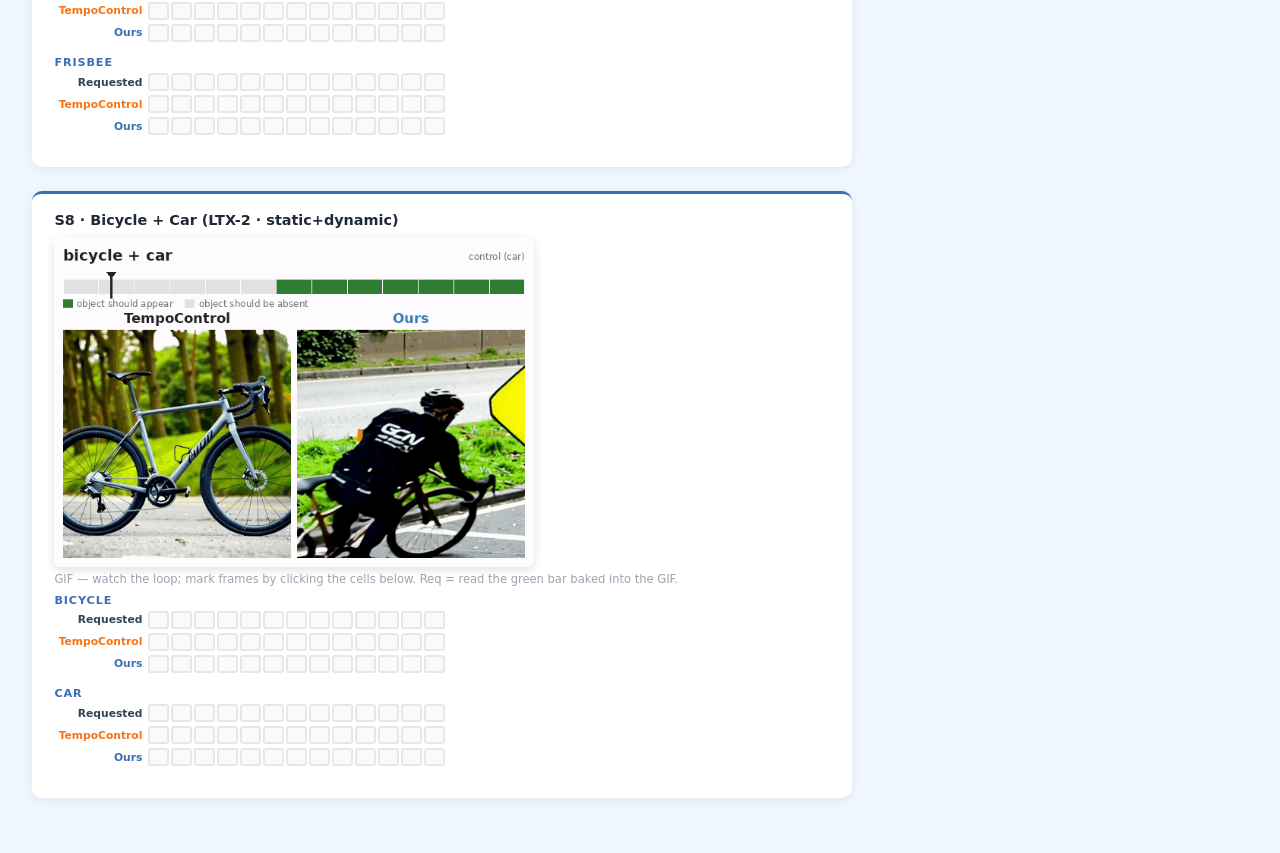
<file: temporal_preview.html>
<!DOCTYPE html>
<html lang="en">
<head>
<meta charset="UTF-8">
<title>Temporal Preview — Frame Marker</title>
<style>
:root { --accent: #3b6fb6; --req: #334155; --tc: #f97316; --ours: #3b6fb6; }
* { box-sizing: border-box; }
body { font-family: system-ui, sans-serif; background: #f0f6ff; padding: 1.5rem; color: #374151; }

h1  { font-size: 1rem; color: #6b7280; margin-bottom: .5rem; }
h2  { font-size: .82rem; font-weight: 800; letter-spacing: .08em; text-transform: uppercase;
      color: #9ca3af; margin: 2rem 0 .5rem; }

/* save bar */
.save-bar { display:flex; align-items:center; gap:.75rem; margin-bottom:1.25rem; flex-wrap:wrap; }
.save-btn {
  background: var(--accent); color:#fff; border:none; border-radius:7px;
  padding:.45rem 1.1rem; font-size:.88rem; font-weight:700; cursor:pointer;
}
.save-btn:hover { background: #2d57a0; }
.storage-note { font-size:.78rem; color:#10b981; display:none; }
.storage-note.show { display:inline; }

.save-out {
  display:none; background:#1e293b; color:#e2e8f0; border-radius:8px;
  padding:1rem 1.25rem; max-width:820px; margin-bottom:1.5rem; position:relative;
}
.save-out pre { font-size:.76rem; white-space:pre; overflow-x:auto; margin:0; }
.save-copy {
  position:absolute; top:.6rem; right:.75rem;
  background:#334155; color:#94a3b8; border:none; border-radius:5px;
  padding:.25rem .6rem; font-size:.72rem; cursor:pointer;
}
.save-copy:hover { background: var(--accent); color:#fff; }
.save-copy.ok    { background:#10b981; color:#fff; }

/* example card */
.example {
  background:#fff; border-radius:10px; box-shadow:0 2px 10px rgba(0,0,0,.07);
  border-top:3px solid var(--accent); padding:1.1rem 1.4rem;
  margin-bottom:1.5rem; max-width:820px;
}
.ex-title { font-size:.9rem; font-weight:700; color:#1f2937; margin-bottom:.6rem; }

/* video/gif */
.media-wrap { max-width:480px; border-radius:6px; overflow:hidden;
              box-shadow:0 3px 10px rgba(0,0,0,.12); }
.media-wrap video, .media-wrap img { display:block; width:100%; }
.gif-note { font-size:.72rem; color:#9ca3af; margin:.3rem 0 .5rem; }

/* frame controls (mp4 only) */
.frame-controls { display:flex; align-items:center; gap:.5rem; margin:.6rem 0; flex-wrap:wrap; }
.fc-btn {
  background:#fff; border:2px solid #d1d5db; border-radius:6px;
  padding:.25rem .6rem; font-size:.88rem; cursor:pointer; color:#374151;
}
.fc-btn:hover { border-color:var(--accent); color:var(--accent); }
.fc-counter { font-size:.82rem; font-weight:700; min-width:70px; text-align:center; }
.fc-slider { flex:1; min-width:100px; accent-color:var(--accent); }

/* markers */
.markers { margin-top:.4rem; }
.obj-block { margin-bottom:.6rem; }
.obj-name {
  font-size:.7rem; font-weight:800; letter-spacing:.08em; text-transform:uppercase;
  color:var(--accent); margin-bottom:.25rem;
}
.marker-row { display:flex; align-items:center; gap:.35rem; margin-bottom:.25rem; }
.row-label {
  font-size:.67rem; font-weight:700; width:88px; flex-shrink:0; text-align:right;
  color:#6b7280;
}
.row-label.req-label  { color:var(--req); }
.row-label.tc-label   { color:var(--tc); }
.row-label.ours-label { color:var(--ours); }

.cells { display:flex; gap:2px; }
.mcell {
  width:21px; height:18px; border-radius:3px; border:2px solid #e5e7eb;
  background:#f9fafb; cursor:pointer;
}
.mcell:hover { border-color:#9ca3af; }
.mcell.on.req-cell  { background:var(--req);  border-color:var(--req); }
.mcell.on.tc-cell   { background:var(--tc);   border-color:var(--tc); }
.mcell.on.ours-cell { background:var(--ours); border-color:var(--ours); }
.mcell.cur { outline:2px solid #fbbf24; outline-offset:1px; }

.data-out { display:flex; flex-wrap:wrap; gap:.25rem .5rem; margin-top:.3rem; margin-left:92px; }
.data-line { font-family:monospace; font-size:.7rem; display:flex; align-items:center; gap:.35rem; }
.copy-btn {
  font-size:.65rem; background:#f3f4f6; border:1px solid #d1d5db;
  border-radius:4px; padding:.1rem .35rem; cursor:pointer; color:#6b7280;
}
.copy-btn:hover { background:var(--accent); color:#fff; border-color:var(--accent); }
.copy-btn.ok { background:#10b981; color:#fff; border-color:#10b981; }
</style>
</head>
<body>

<h1>Temporal control — frame-by-frame marker &nbsp;·&nbsp;
  click cells to toggle presence &nbsp;·&nbsp;
  <kbd>←</kbd><kbd>→</kbd> to step (focus video first) &nbsp;·&nbsp;
  <strong style="color:#10b981;">auto-saved to browser localStorage</strong></h1>

<div class="save-bar">
  <button class="save-btn" id="save-btn">💾 Export DETECTED dict</button>
  <span class="storage-note" id="storage-note">✓ State restored from last session</span>
</div>
<div class="save-out" id="save-out">
  <button class="save-copy" id="save-copy">copy</button>
  <pre id="save-pre"></pre>
</div>

<div id="examples-mount"></div>

<script>
const NF = 13;
const LS_KEY = 'temporal-preview-v2';

/* ════════════════════════════════════════════════════════════
   EXAMPLES — paper (MP4, seekable) then supplementary (GIF)
   objects[i]: { name, req, tc, ours }  — initial best guesses
   For GIFs req/tc/ours default to all-zeros (user marks from scratch).
   detected_key / detected_obj used only in Save output.
   ════════════════════════════════════════════════════════════ */
const ZERO = '0'.repeat(NF);

const EXAMPLES = [
  // ── Paper examples (MP4) ────────────────────────────────
  {
    id:'sandwich', title:'1 · Sandwich  (LTX-2 · single)',
    src:'static/videos/temporal/temporal_paper_sandwich.mp4',
    dur:3.92, type:'mp4',
    detected_key:'sandwich', detected_obj:'sandwich',
    objects:[{ name:'sandwich', req:'0000000111111', tc:'1111111111111', ours:'0000000111111' }]
  },
  {
    id:'car', title:'2 · Car  (LTX-2 · single)',
    src:'static/videos/temporal/temporal_paper_car.mp4',
    dur:3.92, type:'mp4',
    detected_key:'car', detected_obj:'car',
    objects:[{ name:'car', req:'0000000111111', tc:'1111111111111', ours:'0000000111111' }]
  },
  {
    id:'giraffe', title:'3 · Giraffe  (LTX-2 · single)',
    src:'static/videos/temporal/temporal_paper_giraffe.mp4',
    dur:3.92, type:'mp4',
    detected_key:'giraffe', detected_obj:'giraffe',
    objects:[{ name:'giraffe', req:'1111111000000', tc:'1111111111111', ours:'1111111100000' }]
  },
  {
    id:'keyboard_phone', title:'4 · Keyboard + Phone  (LTX-2 · static+dynamic)',
    src:'static/videos/temporal/temporal_paper_keyboard_phone.mp4',
    dur:3.92, type:'mp4',
    detected_key:'keyboard_phone', detected_obj:'phone',
    objects:[
      { name:'keyboard', req:'1111111111111', tc:'1111111111111', ours:'1111111111111' },
      { name:'phone',    req:'0000000111111', tc:'1111111111111', ours:'0000000111111' }
    ]
  },
  {
    id:'teddy_bear_paper', title:'5 · Teddy Bear  (Wan 2.1 · single)',
    src:'static/videos/temporal/temporal_paper_teddy_bear.mp4',
    dur:5.125, type:'mp4',
    detected_key:'teddy_bear', detected_obj:'teddy bear',
    objects:[{ name:'teddy bear', req:'0000000000011', tc:'0000000011111', ours:'0000000000011' }]
  },

  // ── Supplementary examples (GIF, watch-only) ─────────────
  {
    id:'s_teddy_bear', title:'S1 · Teddy Bear  (LTX-2 · single)',
    src:'static/gifs/temporal_teddy_bear.gif',
    type:'gif', detected_key:'teddy_bear_supp', detected_obj:'teddy bear',
    objects:[{ name:'teddy bear', req:ZERO, tc:ZERO, ours:ZERO }]
  },
  {
    id:'s_giraffe', title:'S2 · Giraffe  (LTX-2 · single)',
    src:'static/gifs/temporal_giraffe.gif',
    type:'gif', detected_key:'giraffe_supp', detected_obj:'giraffe',
    objects:[{ name:'giraffe', req:ZERO, tc:ZERO, ours:ZERO }]
  },
  {
    id:'s_remote', title:'S3 · Remote  (LTX-2 · single)',
    src:'static/gifs/temporal_remote.gif',
    type:'gif', detected_key:'remote', detected_obj:'remote',
    objects:[{ name:'remote', req:ZERO, tc:ZERO, ours:ZERO }]
  },
  {
    id:'s_person', title:'S4 · Person  (LTX-2 · single)',
    src:'static/gifs/temporal_person.gif',
    type:'gif', detected_key:'person', detected_obj:'person',
    objects:[{ name:'person', req:ZERO, tc:ZERO, ours:ZERO }]
  },
  {
    id:'s_fire_hydrant', title:'S5 · Fire Hydrant  (LTX-2 · single)',
    src:'static/gifs/temporal_fire_hydrant.gif',
    type:'gif', detected_key:'fire_hydrant', detected_obj:'fire hydrant',
    objects:[{ name:'fire hydrant', req:ZERO, tc:ZERO, ours:ZERO }]
  },
  {
    id:'s_boat_airplane', title:'S6 · Boat + Airplane  (LTX-2 · static+dynamic)',
    src:'static/gifs/temporal_boat_airplane.gif',
    type:'gif', detected_key:'boat_airplane', detected_obj:'airplane',
    objects:[
      { name:'boat',     req:ZERO, tc:ZERO, ours:ZERO },
      { name:'airplane', req:ZERO, tc:ZERO, ours:ZERO }
    ]
  },
  {
    id:'s_teddy_bear_frisbee', title:'S7 · Teddy Bear + Frisbee  (LTX-2 · static+dynamic)',
    src:'static/gifs/temporal_teddy_bear_frisbee.gif',
    type:'gif', detected_key:'teddy_bear_frisbee', detected_obj:'frisbee',
    objects:[
      { name:'teddy bear', req:ZERO, tc:ZERO, ours:ZERO },
      { name:'frisbee',    req:ZERO, tc:ZERO, ours:ZERO }
    ]
  },
  {
    id:'s_bicycle_car', title:'S8 · Bicycle + Car  (LTX-2 · static+dynamic)',
    src:'static/gifs/temporal_bicycle_car.gif',
    type:'gif', detected_key:'bicycle_car', detected_obj:'car',
    objects:[
      { name:'bicycle', req:ZERO, tc:ZERO, ours:ZERO },
      { name:'car',     req:ZERO, tc:ZERO, ours:ZERO }
    ]
  },
];

/* ════════════════════════════════════════════════════════════
   STATE — persisted to localStorage
   ════════════════════════════════════════════════════════════ */
const state    = {};   // exId → objName → {req,tc,ours}: bool[]
const curFrame = {};   // exId → 0-12

function initState(ex) {
  curFrame[ex.id] = 0;
  if (state[ex.id]) return;   // already restored from storage
  state[ex.id] = {};
  ex.objects.forEach(o => {
    state[ex.id][o.name] = {
      req:  o.req.split('').map(c => c === '1'),
      tc:   o.tc.split('').map(c => c === '1'),
      ours: o.ours.split('').map(c => c === '1'),
    };
  });
}

function saveLS() {
  try { localStorage.setItem(LS_KEY, JSON.stringify(state)); } catch(e) {}
}

function loadLS() {
  try {
    const raw = localStorage.getItem(LS_KEY);
    if (!raw) return false;
    const saved = JSON.parse(raw);
    Object.assign(state, saved);
    return true;
  } catch(e) { return false; }
}

const restored = loadLS();

/* ════════════════════════════════════════════════════════════
   BUILD ONE EXAMPLE CARD
   ════════════════════════════════════════════════════════════ */
function dataStr(bits) { return bits.map(b => b ? '1' : '0').join(','); }

function buildExample(ex) {
  initState(ex);
  const card = document.createElement('div');
  card.className = 'example';
  card.id = 'ex-' + ex.id;

  const title = document.createElement('div');
  title.className = 'ex-title';
  title.textContent = ex.title;
  card.appendChild(title);

  // ── media ──
  const mwrap = document.createElement('div');
  mwrap.className = 'media-wrap';

  if (ex.type === 'mp4') {
    const vid = document.createElement('video');
    vid.src = ex.src; vid.muted = true; vid.loop = false;
    vid.playsInline = true; vid.tabIndex = 0;
    vid.id = 'vid-' + ex.id;
    vid.title = 'Click to play/pause · ←→ to step';
    mwrap.appendChild(vid);
    card.appendChild(mwrap);
    card.appendChild(buildFrameControls(ex, vid));
  } else {
    const img = document.createElement('img');
    img.src = ex.src; img.alt = ex.title;
    mwrap.appendChild(img);
    card.appendChild(mwrap);
    const note = document.createElement('div');
    note.className = 'gif-note';
    note.textContent = 'GIF — watch the loop; mark frames by clicking the cells below.  Req = read the green bar baked into the GIF.';
    card.appendChild(note);
  }

  // ── marker rows ──
  const markersEl = document.createElement('div');
  markersEl.className = 'markers';
  const cellEls = {};

  ex.objects.forEach(obj => {
    cellEls[obj.name] = {};
    const block = document.createElement('div');
    block.className = 'obj-block';

    const nameEl = document.createElement('div');
    nameEl.className = 'obj-name';
    nameEl.textContent = obj.name;
    block.appendChild(nameEl);

    const ROWS = [
      { key:'req',  label:'Requested',    cellCls:'req-cell',  lblCls:'req-label'  },
      { key:'tc',   label:'TempoControl', cellCls:'tc-cell',   lblCls:'tc-label'   },
      { key:'ours', label:'Ours',         cellCls:'ours-cell', lblCls:'ours-label' },
    ];

    ROWS.forEach(row => {
      const rowEl = document.createElement('div');
      rowEl.className = 'marker-row';

      const lbl = document.createElement('span');
      lbl.className = 'row-label ' + row.lblCls;
      lbl.textContent = row.label;
      rowEl.appendChild(lbl);

      const wrap = document.createElement('div');
      wrap.className = 'cells';
      cellEls[obj.name][row.key] = [];

      for (let f = 0; f < NF; f++) {
        const cell = document.createElement('div');
        const on = state[ex.id][obj.name][row.key][f];
        cell.className = 'mcell ' + row.cellCls + (on ? ' on' : '');
        cell.title = 'Frame ' + (f + 1);
        cell.addEventListener('click', () => {
          state[ex.id][obj.name][row.key][f] = !state[ex.id][obj.name][row.key][f];
          refreshCells(ex.id, cellEls);
          saveLS();
        });
        wrap.appendChild(cell);
        cellEls[obj.name][row.key].push(cell);
      }
      rowEl.appendChild(wrap);
      block.appendChild(rowEl);
    });

    // data-frames output
    const dataOut = document.createElement('div');
    dataOut.className = 'data-out';
    dataOut.id = 'data-' + ex.id + '-' + obj.name.replace(/\s+/g,'_');
    block.appendChild(dataOut);
    markersEl.appendChild(block);
  });

  card.appendChild(markersEl);
  refreshCells(ex.id, cellEls);  // initial render
  return card;
}

/* ── frame controls (MP4 only) ── */
function buildFrameControls(ex, vid) {
  const fc = document.createElement('div');
  fc.className = 'frame-controls';

  const prevBtn = document.createElement('button');
  prevBtn.className = 'fc-btn'; prevBtn.textContent = '◀';
  const counter = document.createElement('span');
  counter.className = 'fc-counter'; counter.textContent = 'Frame 1 / 13';
  const nextBtn = document.createElement('button');
  nextBtn.className = 'fc-btn'; nextBtn.textContent = '▶';
  const playBtn = document.createElement('button');
  playBtn.className = 'fc-btn'; playBtn.textContent = '⏵ Play';
  const slider = document.createElement('input');
  slider.type = 'range'; slider.className = 'fc-slider';
  slider.min = 0; slider.max = NF - 1; slider.value = 0;

  fc.append(prevBtn, counter, nextBtn, playBtn, slider);

  function goTo(f) {
    curFrame[ex.id] = Math.max(0, Math.min(NF - 1, f));
    vid.currentTime = (curFrame[ex.id] / (NF - 1)) * ex.dur;
    slider.value = curFrame[ex.id];
    counter.textContent = `Frame ${curFrame[ex.id] + 1} / ${NF}`;
    // refresh cur-frame highlight (need cellEls — look them up via DOM)
    document.querySelectorAll(`#ex-${ex.id} .mcell`).forEach(c => {
      const fi = [...c.parentNode.children].indexOf(c);
      c.classList.toggle('cur', fi === curFrame[ex.id]);
    });
  }

  prevBtn.addEventListener('click', () => goTo(curFrame[ex.id] - 1));
  nextBtn.addEventListener('click', () => goTo(curFrame[ex.id] + 1));
  slider.addEventListener('input', () => goTo(parseInt(slider.value)));

  playBtn.addEventListener('click', () => {
    if (vid.paused) { vid.play(); playBtn.textContent = '⏸ Pause'; }
    else            { vid.pause(); playBtn.textContent = '⏵ Play'; }
  });
  vid.addEventListener('click', () => {
    if (vid.paused) { vid.play(); playBtn.textContent = '⏸ Pause'; }
    else            { vid.pause(); playBtn.textContent = '⏵ Play'; }
  });
  vid.addEventListener('timeupdate', () => {
    if (!vid.paused) {
      const f = Math.round((vid.currentTime / ex.dur) * (NF - 1));
      curFrame[ex.id] = Math.max(0, Math.min(NF - 1, f));
      slider.value = curFrame[ex.id];
      counter.textContent = `Frame ${curFrame[ex.id] + 1} / ${NF}`;
      document.querySelectorAll(`#ex-${ex.id} .mcell`).forEach(c => {
        const fi = [...c.parentNode.children].indexOf(c);
        c.classList.toggle('cur', fi === curFrame[ex.id]);
      });
    }
  });
  vid.addEventListener('ended', () => { playBtn.textContent = '⏵ Play'; goTo(NF - 1); });
  vid.addEventListener('keydown', e => {
    if (e.key === 'ArrowLeft')  { e.preventDefault(); if (!vid.paused) vid.pause(); goTo(curFrame[ex.id] - 1); }
    if (e.key === 'ArrowRight') { e.preventDefault(); if (!vid.paused) vid.pause(); goTo(curFrame[ex.id] + 1); }
  });

  return fc;
}

/* ── refresh cell on/cur classes + data-frames display ── */
function refreshCells(exId, cellElsArg) {
  const cf = curFrame[exId] || 0;
  const ex = EXAMPLES.find(e => e.id === exId);
  ex.objects.forEach(obj => {
    ['req','tc','ours'].forEach(rt => {
      // find cells in DOM if cellEls not passed (after restore)
      const cells = document.querySelectorAll(
        `#ex-${exId} .obj-block:nth-child(${ex.objects.indexOf(obj) + 1}) .marker-row:nth-child(${['req','tc','ours'].indexOf(rt) + 2}) .mcell`
      );
      cells.forEach((cell, fi) => {
        const on = state[exId]?.[obj.name]?.[rt]?.[fi] ?? false;
        cell.classList.toggle('on', on);
        cell.classList.toggle('cur', fi === cf);
      });
    });
    updateDataOut(exId, obj.name);
  });
}

function updateDataOut(exId, objName) {
  const el = document.getElementById('data-' + exId + '-' + objName.replace(/\s+/g,'_'));
  if (!el) return;
  el.innerHTML = '';
  ['req','tc','ours'].forEach(rt => {
    const bits = state[exId]?.[objName]?.[rt] ?? Array(NF).fill(false);
    const str  = dataStr(bits);
    const line = document.createElement('div');
    line.className = 'data-line';
    const labels = { req:'req', tc:'tc', ours:'ours' };
    line.innerHTML = `<span style="color:#9ca3af;min-width:34px;">${labels[rt]}</span><code>"${str}"</code>`;
    const btn = document.createElement('button');
    btn.className = 'copy-btn'; btn.textContent = 'copy';
    btn.addEventListener('click', () => {
      navigator.clipboard.writeText(str).then(() => {
        btn.textContent = '✓'; btn.classList.add('ok');
        setTimeout(() => { btn.textContent = 'copy'; btn.classList.remove('ok'); }, 1200);
      });
    });
    line.appendChild(btn);
    el.appendChild(line);
  });
}

/* ════════════════════════════════════════════════════════════
   BUILD PAGE
   ════════════════════════════════════════════════════════════ */
const mount = document.getElementById('examples-mount');

// section header: paper
const h2paper = document.createElement('h2');
h2paper.textContent = 'Paper examples (MP4 — seekable)';
mount.appendChild(h2paper);
EXAMPLES.filter(e => e.type === 'mp4').forEach(ex => mount.appendChild(buildExample(ex)));

// section header: supplementary
const h2supp = document.createElement('h2');
h2supp.textContent = 'Supplementary examples (GIF — watch loop, mark manually)';
mount.appendChild(h2supp);
EXAMPLES.filter(e => e.type === 'gif').forEach(ex => mount.appendChild(buildExample(ex)));

if (restored) document.getElementById('storage-note').classList.add('show');

/* ════════════════════════════════════════════════════════════
   SAVE / EXPORT
   ════════════════════════════════════════════════════════════ */
function buildOutput() {
  const paper = EXAMPLES.filter(e => e.type === 'mp4');
  const supp  = EXAMPLES.filter(e => e.type === 'gif');

  function dictBlock(examples, varName) {
    const lines = [`${varName} = {`];
    examples.forEach(ex => {
      const objName = ex.detected_obj;
      const s = state[ex.id]?.[objName];
      if (!s) return;
      const tc   = s.tc.map(b => b ? '1' : '0').join('');
      const ours = s.ours.map(b => b ? '1' : '0').join('');
      const req  = s.req.map(b => b ? '1' : '0').join('');
      lines.push(`    "${ex.detected_key}": {`);
      lines.push(`        "tc":   "${tc}",   # req: "${req}"`);
      lines.push(`        "ours": "${ours}",`);
      lines.push(`    },`);
    });
    lines.push('}');
    return lines.join('\n');
  }

  return [
    '# ── build_temporal_gifs_paper.py ─────────────────',
    dictBlock(paper, 'DETECTED'),
    '',
    '# ── build_temporal_gifs.py (supplementary) ───────',
    dictBlock(supp, 'DETECTED_SUPP'),
  ].join('\n');
}

document.getElementById('save-btn').addEventListener('click', () => {
  const out = document.getElementById('save-out');
  document.getElementById('save-pre').textContent = buildOutput();
  out.style.display = 'block';
  out.scrollIntoView({ behavior:'smooth', block:'nearest' });
});

const saveCopyBtn = document.getElementById('save-copy');
saveCopyBtn.addEventListener('click', () => {
  navigator.clipboard.writeText(document.getElementById('save-pre').textContent).then(() => {
    saveCopyBtn.textContent = '✓ copied'; saveCopyBtn.classList.add('ok');
    setTimeout(() => { saveCopyBtn.textContent = 'copy'; saveCopyBtn.classList.remove('ok'); }, 1500);
  });
});
</script>
</body>
</html>
</file>
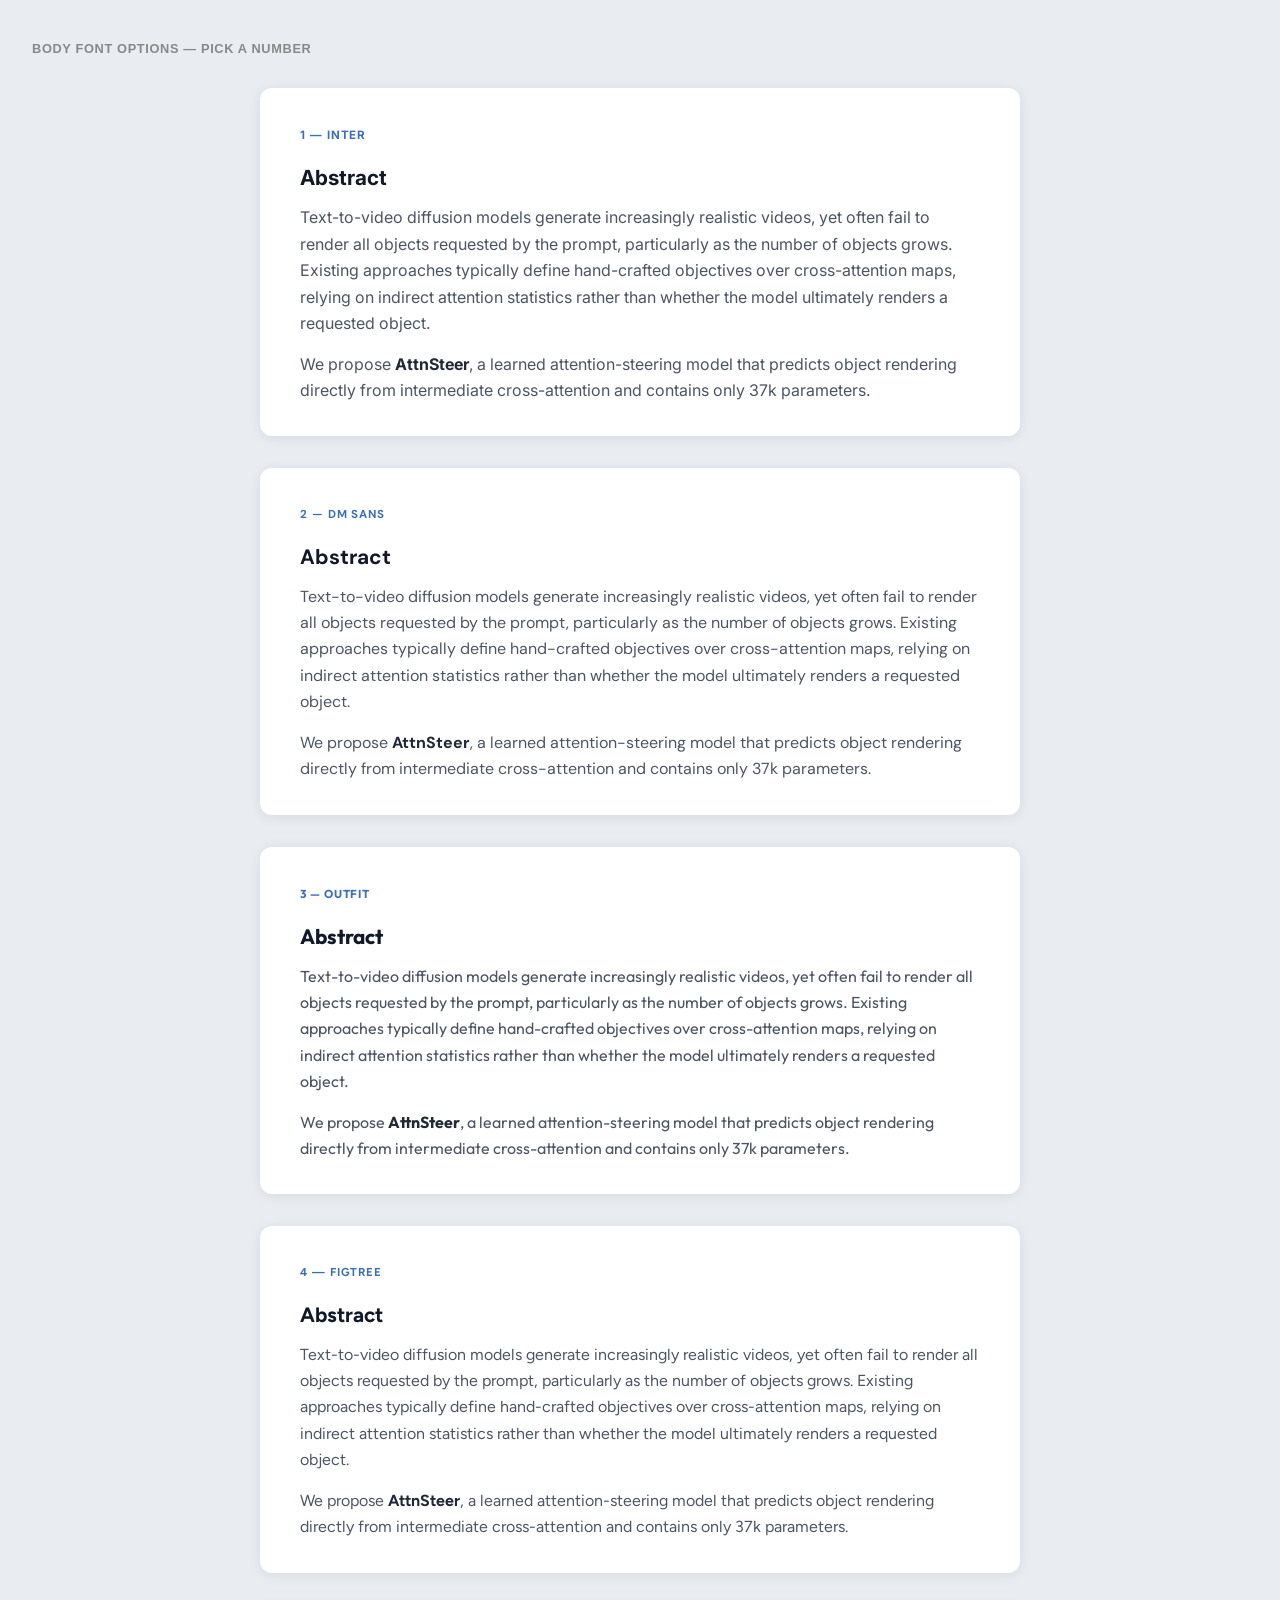
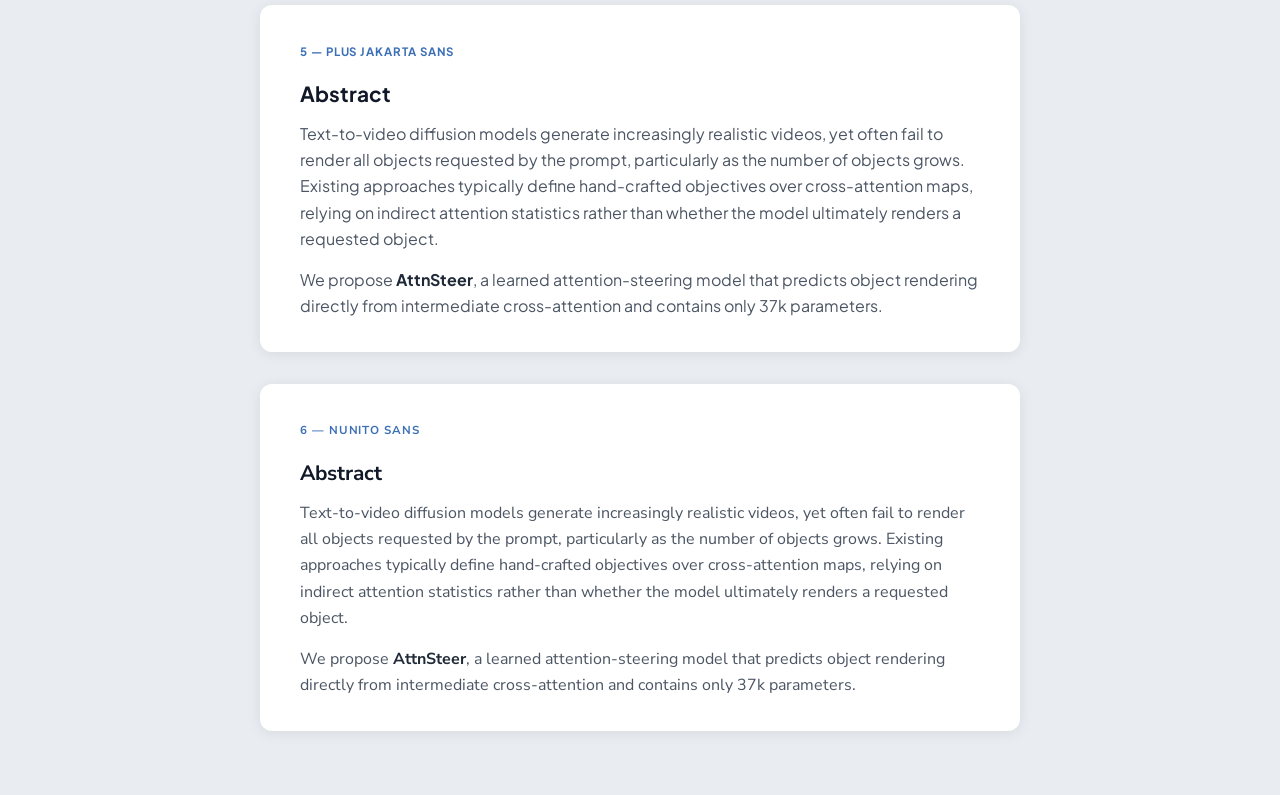
<file: static/font_preview.html>
<!DOCTYPE html>
<html lang="en">
<head>
  <meta charset="utf-8">
  <title>Body Font Options</title>
  <link rel="preconnect" href="https://fonts.googleapis.com">
  <link rel="preconnect" href="https://fonts.gstatic.com" crossorigin>
  <link href="https://fonts.googleapis.com/css2?family=Inter:wght@400;700&family=DM+Sans:ital,wght@0,400;0,700;1,400&family=Outfit:wght@400;700&family=Figtree:ital,wght@0,400;0,700;1,400&family=Plus+Jakarta+Sans:wght@400;700&family=Nunito+Sans:ital,wght@0,400;0,700;1,400&display=swap" rel="stylesheet">
  <style>
    :root { --accent: #3b6fb6; }
    body { background: #e9edf2; padding: 2rem; margin: 0; }
    h1 { font-family: sans-serif; font-size: 0.8rem; color: #888; margin-bottom: 2rem; letter-spacing: .05em; text-transform: uppercase; }

    .card {
      background: #fff;
      border-radius: 12px;
      padding: 2rem 2.5rem;
      max-width: 680px;
      margin: 0 auto 2rem;
      box-shadow: 0 2px 14px rgba(0,0,0,.08);
      color: #4b5563;
      line-height: 1.65;
      font-size: 1rem;
    }
    .tag {
      display: inline-block;
      font-size: 0.72rem;
      font-weight: 700;
      letter-spacing: .08em;
      text-transform: uppercase;
      color: var(--accent);
      margin-bottom: 1rem;
    }
    .card h2 {
      font-size: 1.3rem;
      font-weight: 700;
      color: #111827;
      margin: 0 0 0.6rem;
    }
    .card p { margin: 0 0 0.9rem; }
    .card p:last-child { margin-bottom: 0; }
    b { color: #1f2937; }

    .f1 { font-family: 'Inter', sans-serif; }
    .f2 { font-family: 'DM Sans', sans-serif; }
    .f3 { font-family: 'Outfit', sans-serif; }
    .f4 { font-family: 'Figtree', sans-serif; }
    .f5 { font-family: 'Plus Jakarta Sans', sans-serif; }
    .f6 { font-family: 'Nunito Sans', sans-serif; }

    .f1 h2, .f2 h2, .f3 h2, .f4 h2, .f5 h2, .f6 h2 { font-family: inherit; }
  </style>
</head>
<body>
  <h1>Body font options — pick a number</h1>

  <div class="card f1">
    <div class="tag">1 — Inter</div>
    <h2>Abstract</h2>
    <p>Text-to-video diffusion models generate increasingly realistic videos, yet often fail to render all objects requested by the prompt, particularly as the number of objects grows. Existing approaches typically define hand-crafted objectives over cross-attention maps, relying on indirect attention statistics rather than whether the model ultimately renders a requested object.</p>
    <p>We propose <b>AttnSteer</b>, a learned attention-steering model that predicts object rendering directly from intermediate cross-attention and contains only 37k parameters.</p>
  </div>

  <div class="card f2">
    <div class="tag">2 — DM Sans</div>
    <h2>Abstract</h2>
    <p>Text-to-video diffusion models generate increasingly realistic videos, yet often fail to render all objects requested by the prompt, particularly as the number of objects grows. Existing approaches typically define hand-crafted objectives over cross-attention maps, relying on indirect attention statistics rather than whether the model ultimately renders a requested object.</p>
    <p>We propose <b>AttnSteer</b>, a learned attention-steering model that predicts object rendering directly from intermediate cross-attention and contains only 37k parameters.</p>
  </div>

  <div class="card f3">
    <div class="tag">3 — Outfit</div>
    <h2>Abstract</h2>
    <p>Text-to-video diffusion models generate increasingly realistic videos, yet often fail to render all objects requested by the prompt, particularly as the number of objects grows. Existing approaches typically define hand-crafted objectives over cross-attention maps, relying on indirect attention statistics rather than whether the model ultimately renders a requested object.</p>
    <p>We propose <b>AttnSteer</b>, a learned attention-steering model that predicts object rendering directly from intermediate cross-attention and contains only 37k parameters.</p>
  </div>

  <div class="card f4">
    <div class="tag">4 — Figtree</div>
    <h2>Abstract</h2>
    <p>Text-to-video diffusion models generate increasingly realistic videos, yet often fail to render all objects requested by the prompt, particularly as the number of objects grows. Existing approaches typically define hand-crafted objectives over cross-attention maps, relying on indirect attention statistics rather than whether the model ultimately renders a requested object.</p>
    <p>We propose <b>AttnSteer</b>, a learned attention-steering model that predicts object rendering directly from intermediate cross-attention and contains only 37k parameters.</p>
  </div>

  <div class="card f5">
    <div class="tag">5 — Plus Jakarta Sans</div>
    <h2>Abstract</h2>
    <p>Text-to-video diffusion models generate increasingly realistic videos, yet often fail to render all objects requested by the prompt, particularly as the number of objects grows. Existing approaches typically define hand-crafted objectives over cross-attention maps, relying on indirect attention statistics rather than whether the model ultimately renders a requested object.</p>
    <p>We propose <b>AttnSteer</b>, a learned attention-steering model that predicts object rendering directly from intermediate cross-attention and contains only 37k parameters.</p>
  </div>

  <div class="card f6">
    <div class="tag">6 — Nunito Sans</div>
    <h2>Abstract</h2>
    <p>Text-to-video diffusion models generate increasingly realistic videos, yet often fail to render all objects requested by the prompt, particularly as the number of objects grows. Existing approaches typically define hand-crafted objectives over cross-attention maps, relying on indirect attention statistics rather than whether the model ultimately renders a requested object.</p>
    <p>We propose <b>AttnSteer</b>, a learned attention-steering model that predicts object rendering directly from intermediate cross-attention and contains only 37k parameters.</p>
  </div>

</body>
</html>
</file>
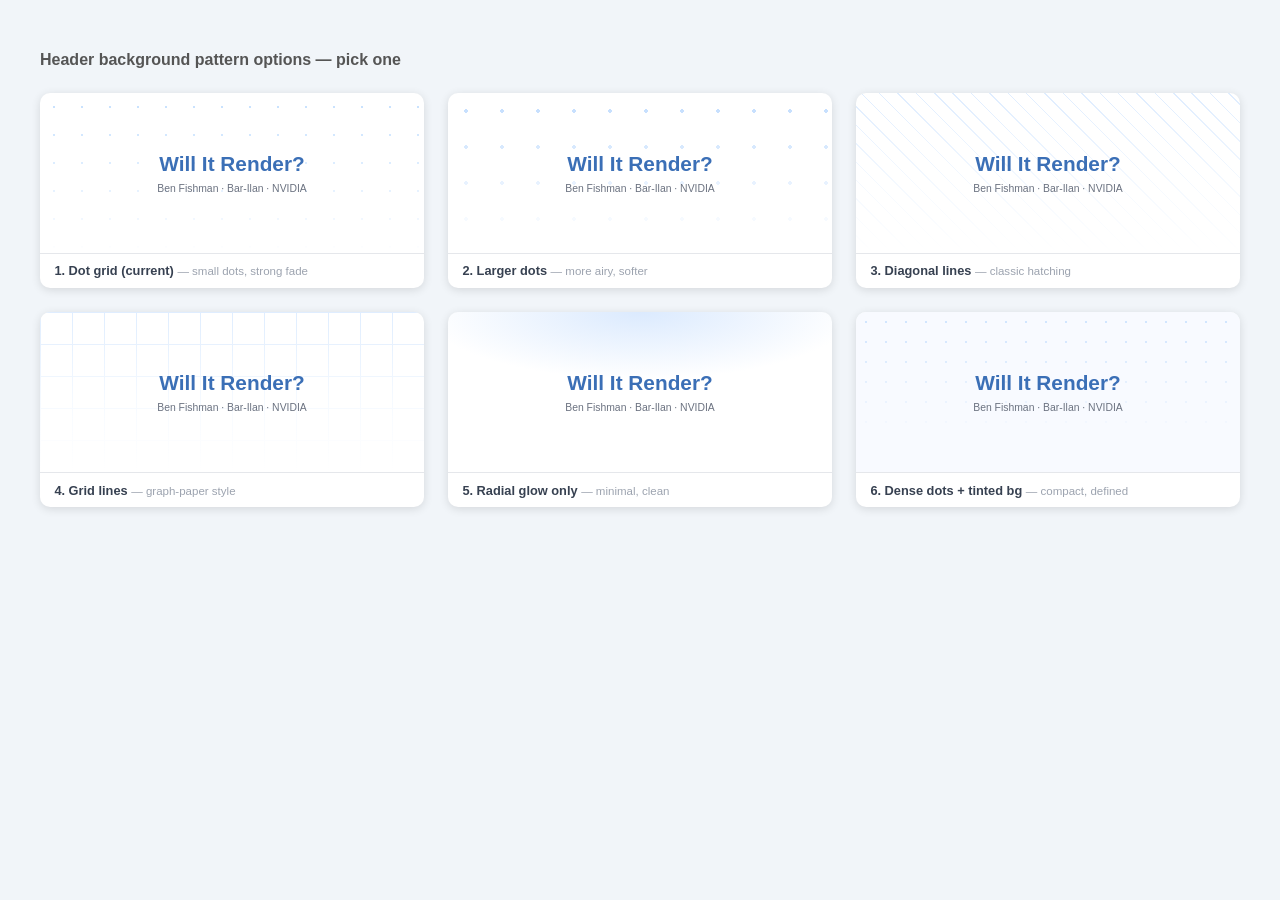
<file: static/pattern_preview.html>
<!DOCTYPE html>
<html lang="en">
<head>
  <meta charset="utf-8">
  <title>Header Pattern Options</title>
  <style>
    body { font-family: sans-serif; background: #f1f5f9; padding: 2rem; }
    h1 { font-size: 1rem; color: #555; margin-bottom: 1.5rem; }
    .grid { display: grid; grid-template-columns: 1fr 1fr 1fr; gap: 1.5rem; }
    .card { border-radius: 10px; overflow: hidden; box-shadow: 0 2px 10px rgba(0,0,0,.12); background: #fff; }
    .preview {
      height: 160px;
      position: relative;
      display: flex;
      flex-direction: column;
      align-items: center;
      justify-content: center;
      gap: 0.4rem;
    }
    .preview::before {
      content: '';
      position: absolute;
      inset: 0;
      pointer-events: none;
      z-index: 0;
    }
    .preview > * { position: relative; z-index: 1; }
    .preview .title { font-size: 1.3rem; font-weight: 800; color: #3b6fb6; text-align: center; line-height: 1.2; }
    .preview .sub   { font-size: 0.65rem; color: #6b7280; }
    .label { padding: 0.6rem 0.9rem; font-size: 0.8rem; font-weight: 600; color: #374151; border-top: 1px solid #e5e7eb; }
    .label span { color: #9ca3af; font-weight: 400; font-size: 0.72rem; }

    /* 1. Dot grid (current) */
    .p1::before {
      background-image: radial-gradient(circle, #93c5fd 1.5px, transparent 1.5px);
      background-size: 28px 28px;
      opacity: 0.6;
      -webkit-mask-image: linear-gradient(to bottom, rgba(0,0,0,0.9) 0%, rgba(0,0,0,0.35) 65%, transparent 100%);
      mask-image: linear-gradient(to bottom, rgba(0,0,0,0.9) 0%, rgba(0,0,0,0.35) 65%, transparent 100%);
    }

    /* 2. Larger dots, more spread */
    .p2::before {
      background-image: radial-gradient(circle, #bfdbfe 2px, transparent 2px);
      background-size: 36px 36px;
      -webkit-mask-image: linear-gradient(to bottom, rgba(0,0,0,1) 0%, rgba(0,0,0,0.2) 70%, transparent 100%);
      mask-image: linear-gradient(to bottom, rgba(0,0,0,1) 0%, rgba(0,0,0,0.2) 70%, transparent 100%);
    }

    /* 3. Diagonal lines */
    .p3::before {
      background-image: repeating-linear-gradient(
        45deg,
        transparent,
        transparent 12px,
        #bfdbfe 12px,
        #bfdbfe 13px
      );
      -webkit-mask-image: linear-gradient(to bottom, rgba(0,0,0,0.5) 0%, rgba(0,0,0,0.15) 60%, transparent 100%);
      mask-image: linear-gradient(to bottom, rgba(0,0,0,0.5) 0%, rgba(0,0,0,0.15) 60%, transparent 100%);
    }

    /* 4. Grid lines */
    .p4::before {
      background-image:
        linear-gradient(to right, #bfdbfe 1px, transparent 1px),
        linear-gradient(to bottom, #bfdbfe 1px, transparent 1px);
      background-size: 32px 32px;
      opacity: 0.5;
      -webkit-mask-image: linear-gradient(to bottom, rgba(0,0,0,1) 0%, rgba(0,0,0,0.2) 65%, transparent 100%);
      mask-image: linear-gradient(to bottom, rgba(0,0,0,1) 0%, rgba(0,0,0,0.2) 65%, transparent 100%);
    }

    /* 5. Subtle radial glow only */
    .p5::before {
      background: radial-gradient(ellipse 80% 60% at 50% 0%, #dbeafe 0%, transparent 70%);
    }

    /* 6. Dot grid + tinted background */
    .p6 { background: #f8faff; }
    .p6::before {
      background-image: radial-gradient(circle, #93c5fd 1px, transparent 1px);
      background-size: 20px 20px;
      opacity: 0.7;
      -webkit-mask-image: linear-gradient(to bottom, rgba(0,0,0,0.6) 0%, transparent 80%);
      mask-image: linear-gradient(to bottom, rgba(0,0,0,0.6) 0%, transparent 80%);
    }
  </style>
</head>
<body>
  <h1>Header background pattern options — pick one</h1>
  <div class="grid">

    <div class="card">
      <div class="preview p1">
        <div class="title">Will It Render?</div>
        <div class="sub">Ben Fishman · Bar-Ilan · NVIDIA</div>
      </div>
      <div class="label">1. Dot grid (current) <span>— small dots, strong fade</span></div>
    </div>

    <div class="card">
      <div class="preview p2">
        <div class="title">Will It Render?</div>
        <div class="sub">Ben Fishman · Bar-Ilan · NVIDIA</div>
      </div>
      <div class="label">2. Larger dots <span>— more airy, softer</span></div>
    </div>

    <div class="card">
      <div class="preview p3">
        <div class="title">Will It Render?</div>
        <div class="sub">Ben Fishman · Bar-Ilan · NVIDIA</div>
      </div>
      <div class="label">3. Diagonal lines <span>— classic hatching</span></div>
    </div>

    <div class="card">
      <div class="preview p4">
        <div class="title">Will It Render?</div>
        <div class="sub">Ben Fishman · Bar-Ilan · NVIDIA</div>
      </div>
      <div class="label">4. Grid lines <span>— graph-paper style</span></div>
    </div>

    <div class="card">
      <div class="preview p5">
        <div class="title">Will It Render?</div>
        <div class="sub">Ben Fishman · Bar-Ilan · NVIDIA</div>
      </div>
      <div class="label">5. Radial glow only <span>— minimal, clean</span></div>
    </div>

    <div class="card">
      <div class="preview p6">
        <div class="title">Will It Render?</div>
        <div class="sub">Ben Fishman · Bar-Ilan · NVIDIA</div>
      </div>
      <div class="label">6. Dense dots + tinted bg <span>— compact, defined</span></div>
    </div>

  </div>
</body>
</html>
</file>
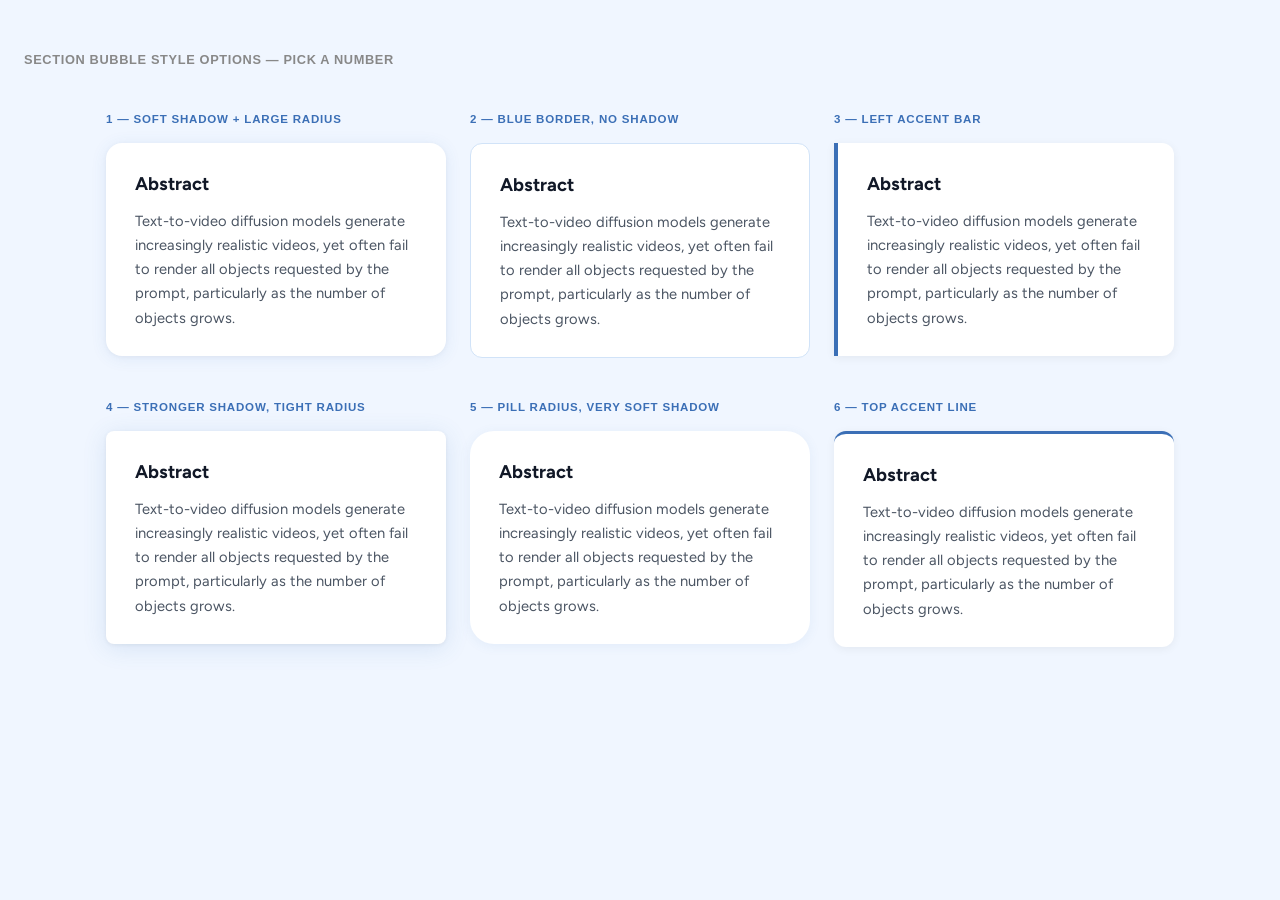
<file: static/section_preview.html>
<!DOCTYPE html>
<html lang="en">
<head>
  <meta charset="utf-8">
  <title>Section Style Options</title>
  <link rel="preconnect" href="https://fonts.googleapis.com">
  <link rel="preconnect" href="https://fonts.gstatic.com" crossorigin>
  <link href="https://fonts.googleapis.com/css2?family=Figtree:ital,wght@0,400;0,700;1,400&display=swap" rel="stylesheet">
  <style>
    :root { --accent: #3b6fb6; --bg: #f0f6ff; }
    * { box-sizing: border-box; }
    body {
      font-family: 'Figtree', sans-serif;
      background: var(--bg);
      padding: 2.5rem 1.5rem;
      color: #4b5563;
      line-height: 1.65;
      margin: 0;
    }
    h1 { font-size: 0.8rem; color: #888; margin-bottom: 2.5rem; letter-spacing: .05em; text-transform: uppercase; font-family: sans-serif; }

    .row { display: flex; gap: 1.5rem; justify-content: center; flex-wrap: wrap; margin-bottom: 2.5rem; }
    .col { flex: 1; min-width: 280px; max-width: 340px; }
    .tag { font-size: 0.72rem; font-weight: 700; letter-spacing: .07em; text-transform: uppercase; color: var(--accent); margin-bottom: 0.9rem; font-family: sans-serif; }

    .content h2 { font-size: 1.15rem; font-weight: 700; color: #111827; margin: 0 0 0.6rem; font-family: 'Figtree', sans-serif; }
    .content p  { margin: 0; font-size: 0.92rem; }

    /* ── Option 1: soft shadow, large radius ── */
    .s1 {
      background: #fff;
      border-radius: 16px;
      padding: 1.6rem 1.8rem;
      box-shadow: 0 2px 16px rgba(59,111,182,.10), 0 1px 4px rgba(0,0,0,.04);
    }

    /* ── Option 2: border + radius, no shadow ── */
    .s2 {
      background: #fff;
      border-radius: 12px;
      padding: 1.6rem 1.8rem;
      border: 1.5px solid #d1e3f8;
    }

    /* ── Option 3: left accent bar ── */
    .s3 {
      background: #fff;
      border-radius: 0 12px 12px 0;
      padding: 1.6rem 1.8rem;
      border-left: 4px solid var(--accent);
      box-shadow: 0 2px 10px rgba(0,0,0,.06);
    }

    /* ── Option 4: strong shadow, tight radius ── */
    .s4 {
      background: #fff;
      border-radius: 8px;
      padding: 1.6rem 1.8rem;
      box-shadow: 0 4px 24px rgba(59,111,182,.14), 0 1px 4px rgba(0,0,0,.06);
    }

    /* ── Option 5: very large radius (pill-ish) ── */
    .s5 {
      background: #fff;
      border-radius: 24px;
      padding: 1.6rem 1.8rem;
      box-shadow: 0 2px 12px rgba(59,111,182,.08);
    }

    /* ── Option 6: top accent line ── */
    .s6 {
      background: #fff;
      border-radius: 12px;
      padding: 1.6rem 1.8rem;
      box-shadow: 0 2px 10px rgba(0,0,0,.06);
      border-top: 3px solid var(--accent);
    }
  </style>
</head>
<body>
  <h1>Section bubble style options — pick a number</h1>

  <div class="row">
    <div class="col">
      <div class="tag">1 — soft shadow + large radius</div>
      <div class="s1 content">
        <h2>Abstract</h2>
        <p>Text-to-video diffusion models generate increasingly realistic videos, yet often fail to render all objects requested by the prompt, particularly as the number of objects grows.</p>
      </div>
    </div>
    <div class="col">
      <div class="tag">2 — blue border, no shadow</div>
      <div class="s2 content">
        <h2>Abstract</h2>
        <p>Text-to-video diffusion models generate increasingly realistic videos, yet often fail to render all objects requested by the prompt, particularly as the number of objects grows.</p>
      </div>
    </div>
    <div class="col">
      <div class="tag">3 — left accent bar</div>
      <div class="s3 content">
        <h2>Abstract</h2>
        <p>Text-to-video diffusion models generate increasingly realistic videos, yet often fail to render all objects requested by the prompt, particularly as the number of objects grows.</p>
      </div>
    </div>
  </div>

  <div class="row">
    <div class="col">
      <div class="tag">4 — stronger shadow, tight radius</div>
      <div class="s4 content">
        <h2>Abstract</h2>
        <p>Text-to-video diffusion models generate increasingly realistic videos, yet often fail to render all objects requested by the prompt, particularly as the number of objects grows.</p>
      </div>
    </div>
    <div class="col">
      <div class="tag">5 — pill radius, very soft shadow</div>
      <div class="s5 content">
        <h2>Abstract</h2>
        <p>Text-to-video diffusion models generate increasingly realistic videos, yet often fail to render all objects requested by the prompt, particularly as the number of objects grows.</p>
      </div>
    </div>
    <div class="col">
      <div class="tag">6 — top accent line</div>
      <div class="s6 content">
        <h2>Abstract</h2>
        <p>Text-to-video diffusion models generate increasingly realistic videos, yet often fail to render all objects requested by the prompt, particularly as the number of objects grows.</p>
      </div>
    </div>
  </div>

</body>
</html>
</file>
<file: static/css/index.css>
:root {
  --accent: #3b6fb6;
  --muted: #6b7280;
  --rule: #e5e7eb;
}

html {
  overflow-x: clip;
}

body {
  font-family: 'Figtree', "Helvetica Neue", Arial, sans-serif;
  color: #4b5563;
  line-height: 1.65;
  background: #f0f6ff;
  overflow-x: clip;
}

.publication-title {
  font-weight: 700;
  line-height: 1.2;
  margin-bottom: 1.5rem;
}

.publication-authors {
  margin-bottom: 0;
}

/* header dot-grid pattern */
.publication-header {
  position: relative;
  overflow: hidden;
  background: linear-gradient(to bottom, #f0f6ff 0%, #f0f6ff 80%, #ffffff 100%);
}

.publication-header::before {
  content: '';
  position: absolute;
  inset: 0;
  background-image: radial-gradient(circle, #bfdbfe 2px, transparent 2px);
  background-size: 36px 36px;
  -webkit-mask-image: linear-gradient(to bottom, rgba(0,0,0,1) 0%, rgba(0,0,0,0.2) 70%, transparent 100%);
  mask-image: linear-gradient(to bottom, rgba(0,0,0,1) 0%, rgba(0,0,0,0.2) 70%, transparent 100%);
  pointer-events: none;
  z-index: 0;
}

.publication-header .hero-body {
  position: relative;
  z-index: 1;
  padding-bottom: 0;
}

.publication-header + .section {
  padding-top: 0.75rem;
}

/* "Will It Render?" title accent */
.title-wir {
  color: var(--accent);
}

/* WACV venue badge — sits inline with Paper/arXiv/Code buttons */
.venue-badge {
  display: inline-flex;
  align-items: center;
  background: #dbeafe;
  color: #1d4ed8;
  font-weight: 800;
  font-size: 0.88rem;
  padding: 0.42rem 1rem;
  border-radius: 20px;
  margin: 0 0.4rem;
  vertical-align: middle;
  letter-spacing: 0.03em;
}

/* TL;DR block */
.tldr-box {
  border-left: 4px solid var(--accent);
  padding: 0.9rem 1.2rem;
  background: #f0f7ff;
  border-radius: 0 8px 8px 0;
  font-size: 1.05rem;
  color: #1f2937;
  max-width: 60vw;
  margin: 0 auto 1.8rem;
  line-height: 1.6;
}

.tldr-label {
  font-weight: 800;
  color: var(--accent);
  margin-right: 0.5rem;
  font-size: 1rem;
  letter-spacing: 0.04em;
}

/* Full-width teaser (TL;DR + carousel) */
.section-teaser {
  background: #fff !important;
  border-top: none !important;
  border-radius: 0 !important;
  box-shadow: none !important;
  max-width: 100% !important;
  margin: 0 !important;
}

/* Bubble sections */
.section {
  background: #fff;
  border-top: 3px solid var(--accent);
  border-radius: 12px;
  box-shadow: 0 2px 10px rgba(0,0,0,.06);
  max-width: 60%;
  margin: 1.5rem auto;
  padding: 2.5rem 2rem !important;
}

/* Let content fill the section — override Bulma's is-max-desktop cap */
.section > .container {
  max-width: 100% !important;
  width: 100% !important;
}

/* Section separators are now just spacing — bubbles provide visual separation */
.section-rule {
  border: none;
  margin: 0;
}

.publication-links {
  margin-top: 0.75rem;
}

.publication-links .link-block {
  margin: 0 0.25rem;
}

.publication-links .button.is-dark:hover {
  background-color: var(--accent) !important;
  border-color: var(--accent) !important;
  color: #fff !important;
}

.publication-banner {
  display: block;
  margin: 0 auto;
  border-radius: 8px;
  box-shadow: 0 4px 14px rgba(0, 0, 0, 0.12);
}

.teaser .content {
  margin-top: 1.25rem;
  color: var(--muted);
}

.title.is-3 {
  font-weight: 700;
  margin-bottom: 1.5rem;
}

.result-video {
  display: block;
  width: 100%;
  height: auto;
  border-radius: 6px;
  background: #fff;
}

.video-grid {
  display: grid;
  grid-template-columns: 1fr;
  gap: 1rem;
  margin: 1.5rem auto 0.5rem;
}

@media screen and (min-width: 1024px) {
  .video-grid {
    grid-template-columns: 1fr 1fr;
  }
}

.caption {
  color: var(--muted);
  margin-bottom: 2.5rem;
}

.stat-row {
  margin-top: 1rem;
}

.stat-number {
  font-size: 3.2rem;
  font-weight: 700;
  color: var(--accent);
  line-height: 1;
}

.stat-unit {
  font-size: 1.6rem;
  margin-left: 0.15rem;
}

.stat-label {
  margin-top: 0.6rem;
  color: #374151;
}

.stat-base {
  color: var(--muted);
  font-size: 0.9rem;
}

figure.image {
  margin: 2rem auto;
}

figure.image img {
  display: block;
  margin: 0 auto;
  border-radius: 6px;
}

figure.image figcaption {
  margin-top: 0.75rem;
  color: var(--muted);
}

.results-table thead th {
  text-align: center;
  white-space: nowrap;
}

.results-table th,
.results-table td {
  padding: 0.2rem 0.35rem !important;
}

.results-table td b {
  font-weight: 700;
  color: #111;
}

/* Blue line at bottom of header — box-shadow bypasses border-collapse */
.results-table thead tr:first-child th[rowspan],
.results-table thead tr:last-child th {
  box-shadow: inset 0 -3px 0 0 var(--accent);
}

.results-table td {
  text-align: center;
  white-space: nowrap;
  font-variant-numeric: tabular-nums;
}

.results-table td:first-child {
  text-align: left;
}

/* Separator rows — hairline via box-shadow (immune to border-collapse) */
.results-table tr.rule-row td {
  height: 0;
  padding: 0;
  background: transparent;
  border: none !important;
  box-shadow: 0 2px 0 0 var(--accent);
  font-size: 0;
  line-height: 0;
}

.bibtex-header {
  display: flex;
  justify-content: space-between;
  align-items: center;
}

.copy-bibtex-btn {
  background: var(--accent);
  color: #fff;
  border: none;
  border-radius: 6px;
  padding: 0.5rem 0.9rem;
  cursor: pointer;
}

.copy-bibtex-btn.copied {
  background: #10b981;
}

pre {
  border-radius: 6px;
  font-size: 0.85rem;
}

/* ---- Qualitative carousel ---- */
.carousel-wrap {
  max-width: 70%;
  margin: 0 auto;
  user-select: none;
}

.carousel-pills {
  display: flex;
  gap: 0.5rem;
  justify-content: center;
  flex-wrap: wrap;
  margin-bottom: 0.9rem;
}

.carousel-pill {
  padding: 0.35rem 1.1rem;
  border-radius: 20px;
  border: 2px solid #d1d5db;
  font-size: 0.82rem;
  font-weight: 700;
  cursor: pointer;
  background: #fff;
  letter-spacing: 0.04em;
  transition: background .15s, border-color .15s, color .15s;
}

.carousel-pill.active {
  background: var(--accent);
  border-color: var(--accent);
  color: #fff;
}

.carousel-pill:hover:not(.active) {
  border-color: var(--accent);
  color: var(--accent);
}

.carousel-prompt-row {
  position: relative;
  text-align: center;
  min-height: 2em;
  margin-top: 0.75rem;
  margin-bottom: 0.4rem;
}

.carousel-prompt {
  font-family: 'Kalam', cursive;
  font-weight: 700;
  font-size: 1.1rem;
  color: #1f2937;
  margin: 0;
  line-height: 1.3;
  min-height: calc(1.1rem * 1.3 * 2);
}

.noun-blue    { color: #3b82f6; font-weight: 700; }
.noun-red     { color: #ef4444; font-weight: 700; }
.noun-yellow  { color: #d97706; font-weight: 700; }
.noun-and     { color: #9ca3af; }


.carousel-backend {
  position: absolute;
  right: 0;
  top: 50%;
  transform: translateY(-50%);
  font-size: 0.78rem;
  font-weight: 600;
  letter-spacing: 0.06em;
  text-transform: uppercase;
  color: var(--muted);
  white-space: nowrap;
}

.carousel-caption {
  font-size: 0.85rem;
  color: var(--muted);
  text-align: center;
  margin-top: 0.75rem;
}

.carousel-col-headers {
  display: grid;
  grid-template-columns: 1fr 1fr;
  margin-bottom: 4px;
}

.carousel-col-header {
  text-align: center;
  font-size: 0.85rem;
  font-weight: 700;
  letter-spacing: .06em;
  color: #6b7280;
  padding: 2px 0;
}

.tempo-ex-name .label-word { font-weight: 400; font-size: 0.82em; }

.carousel-col-header.ours {
  color: var(--accent);
}

.carousel-video-wrap {
  position: relative;
  border-radius: 8px;
  overflow: hidden;
  box-shadow: 0 4px 14px rgba(0,0,0,.12);
  background: #000;
}

.carousel-video-wrap video {
  display: block;
  width: 100%;
  height: auto;
  transition: opacity 0.12s ease;
}

.carousel-divider {
  position: absolute;
  top: 0;
  bottom: 0;
  left: 50%;
  width: 2px;
  background: rgba(255,255,255,.45);
  pointer-events: none;
}

.carousel-nav {
  display: flex;
  align-items: center;
  justify-content: center;
  gap: 1rem;
  margin-top: 1rem;
}

.carousel-btn {
  background: none;
  border: 2px solid #d1d5db;
  border-radius: 50%;
  width: 38px;
  height: 38px;
  font-size: 1.1rem;
  cursor: pointer;
  color: #374151;
  display: flex;
  align-items: center;
  justify-content: center;
  transition: border-color .15s, color .15s;
  flex-shrink: 0;
}

.carousel-btn:hover {
  border-color: var(--accent);
  color: var(--accent);
}

.carousel-dots {
  display: flex;
  flex-wrap: wrap;
  gap: 6px;
  justify-content: center;
  max-width: 320px;
}

.carousel-dot {
  width: 8px;
  height: 8px;
  border-radius: 50%;
  background: #d1d5db;
  cursor: pointer;
  border: none;
  padding: 0;
  transition: background .2s;
}

.carousel-dot.active {
  background: var(--accent);
}


.carousel-counter {
  font-size: 0.85rem;
  color: #9ca3af;
  text-align: center;
  margin-top: 0.4rem;
}

/* Wrapper that lets col-headers overlay the video on mobile */
.carousel-media-wrap {
  position: relative;
}

/* ---- end carousel ---- */

/* ---- Temporal control timelines ---- */
.tempo-example {
  min-width: 0;
}

.tempo-video-wrap {
  position: relative;
  overflow: hidden;
}

.tempo-video-wrap::after {
  content: '';
  position: absolute;
  top: 0;
  bottom: 0;
  left: 50%;
  width: 1.5px;
  background: rgba(255, 255, 255, 0.55);
  pointer-events: none;
  z-index: 1;
}

.tempo-video-wrap video {
  display: block;
  width: 100%;
  height: auto;
}

.tempo-video-wrap a {
  display: block;
}

.tempo-video-wrap img.result-video {
  display: block;
  width: 100%;
  border-radius: 0;
  box-shadow: none;
}

.timeline-rows-wrap {
  position: relative;
}

/* Cursor: spans only the track area, not the labels */
.timeline-cursor {
  position: absolute;
  top: 0;
  bottom: 0;
  left: calc(96px + 0.6rem);
  right: 0;
  pointer-events: none;
  overflow: hidden;
}

/* JS-driven cursor line — position updated via video timeupdate */
.cursor-line {
  position: absolute;
  top: -2px;
  bottom: -2px;
  left: 0%;
  width: 2px;
  background: rgba(55, 65, 81, 0.5);
  pointer-events: none;
}

.timeline-row {
  display: flex;
  align-items: center;
  gap: 0.6rem;
  margin-bottom: 1px;
}

.timeline-row:last-child {
  margin-bottom: 0;
}

.timeline-label {
  font-size: 0.68rem;
  font-weight: 700;
  width: 96px;
  flex-shrink: 0;
  text-align: right;
  white-space: nowrap;
  overflow: hidden;
  color: #374151;
  letter-spacing: 0.03em;
}

.timeline-label.ours-label {
  color: var(--accent);
}

.timeline-row.row-tc .timeline-label {
  color: #fb923c;
}

.timeline-track {
  display: flex;
  flex: 1;
  gap: 2px;
}

.timeline-cell {
  flex: 1;
  height: 8px;
  border-radius: 2px;
  background: #dde4ee;
}

/* Per-row present-cell colors */
.timeline-row.row-requested .timeline-cell.present { background: #94a3b8; }
.timeline-row.row-tc        .timeline-cell.present { background: #fb923c; }
.timeline-row.row-ours      .timeline-cell.present { background: #60a5fa; }
/* ---- end temporal timelines ---- */

/* Temporal pill switcher */
.tempo-pill-wrap {
  display: flex;
  gap: 6px;
  justify-content: center;
  margin-bottom: 1.25rem;
}
.tempo-pill {
  padding: 5px 16px;
  border-radius: 999px;
  border: 1.5px solid #d1d5db;
  background: #fff;
  font-size: 0.85rem;
  font-weight: 600;
  color: #6b7280;
  cursor: pointer;
  transition: border-color .15s, color .15s, background .15s;
}
.tempo-pill.active {
  border-color: var(--accent);
  color: var(--accent);
  background: #eff6ff;
}

/* Example list — 2-column grid */
.tempo-examples-list {
  display: grid;
  grid-template-columns: 1fr 1fr;
  gap: 2.5rem;
}

.tempo-mobile-nav  { display: none; }

/* Per-example header */
.tempo-ex-head {
  display: flex;
  align-items: baseline;
  justify-content: center;
  gap: 0.5rem;
  margin-bottom: 0.35rem;
}
.tempo-ex-name {
  font-size: 1rem;
  font-weight: 700;
  color: #1f2937;
}
.tempo-ex-tags {
  font-size: 0.78rem;
  color: var(--muted);
}

/* Media wrapper: video + timeline block as one unit */
.tempo-media {
  border-radius: 6px;
  overflow: hidden;
  box-shadow: 0 4px 14px rgba(0,0,0,.12);
}

/* Three-column variant for base model + TC + ours headers */
.carousel-col-headers.three-cols {
  grid-template-columns: 1fr 1fr 1fr;
}

/* v2 is the default; v3 visible only when body.tempo-v3 */
.v3-headers { display: none; }
body.tempo-v3 .v2-headers { display: none; }
body.tempo-v3 .v3-headers { display: grid; }

/* Timeline below video */
.timeline-block {
  background: #f1f5f9;
  padding: 3px 10px 4px;
}

.footer {
  background: transparent;
  border: none;
}

/* Dataset bullet tooltip */
.tooltip-wrap {
  position: relative;
  display: inline-block;
}
.tooltip-box {
  display: none;
  position: absolute;
  left: 50%;
  transform: translateX(-50%);
  bottom: calc(100% + 0.5rem);
  top: auto;
  background: #fff;
  border: 1px solid #e5e7eb;
  border-radius: 8px;
  box-shadow: 0 4px 14px rgba(0,0,0,0.13);
  padding: 0.5rem 0.85rem;
  font-size: 0.82rem;
  color: #374151;
  white-space: nowrap;
  z-index: 100;
  line-height: 1.7;
  font-style: italic;
  font-weight: 400;
}
.tooltip-wrap:hover .tooltip-box {
  display: block;
}

@media screen and (max-width: 768px) {
  /* ── Typography ── */
  .publication-title {
    font-size: 1.75rem !important;
  }

  .stat-number {
    font-size: 2.4rem;
  }

  /* ── Section bubbles: full-width on mobile ── */
  .section:not(.section-teaser) {
    max-width: calc(100% - 1.5rem);
    padding: 1.5rem 1rem !important;
    margin: 0.75rem auto;
  }

  /* ── TL;DR ── */
  .tldr-box {
    max-width: 100%;
  }

  /* ── Publication link buttons: wrap cleanly ── */
  .publication-links {
    display: flex;
    flex-wrap: wrap;
    justify-content: center;
    gap: 0.4rem;
    margin-top: 0.5rem;
  }
  .publication-links .link-block {
    margin: 0;
  }

  /* ── Carousel ── */
  .carousel-wrap {
    max-width: 100%;
  }
  /* Col headers: overlay each half of the stacked mobile video — compact badge only */
  .carousel-col-headers {
    position: absolute;
    inset: 0;
    z-index: 2;
    pointer-events: none;
  }
  .carousel-col-header {
    position: absolute;
    left: 8px;
    padding: 2px 7px;
    color: rgba(255,255,255,0.95) !important;
    text-shadow: none;
    background: rgba(0,0,0,0.52);
    border-radius: 3px;
    font-size: 0.78rem;
    line-height: 1.5;
  }
  .carousel-col-header:nth-child(1) { top: 6px; }
  .carousel-col-header:nth-child(2) { top: calc(50% + 6px); }
  .carousel-col-header:nth-child(3) { top: calc(66.67% + 6px); }
  .carousel-main-video {
    height: auto !important;
    max-height: 80vh;
  }
  /* Horizontal divider for stacked portrait clips */
  .carousel-divider {
    top: 50%;
    left: 0;
    right: 0;
    bottom: auto;
    width: 100%;
    height: 2px;
  }
  /* Backend label: unpin from absolute so it doesn't overlap the prompt */
  .carousel-backend {
    position: static;
    transform: none;
    display: block;
    text-align: center;
    margin-top: 0.3rem;
  }

  /* ── Key Results summary grid: scale numbers down to fit ── */
  .key-results-grid {
    gap: 0.15rem 0.4rem !important;
  }
  /* column headers: LTX-2, Wan 2.1, CogVideoX */
  .key-results-grid > div:nth-child(2),
  .key-results-grid > div:nth-child(3),
  .key-results-grid > div:nth-child(4) {
    font-size: 0.72rem !important;
    padding-bottom: 0.1rem !important;
  }
  /* row labels */
  .key-results-grid > div:nth-child(5),
  .key-results-grid > div:nth-child(13),
  .key-results-grid > div:nth-child(21) {
    font-size: 0.68rem !important;
    padding-right: 0.3rem !important;
  }
  /* base model numbers */
  .key-results-grid > div:nth-child(6),
  .key-results-grid > div:nth-child(7),
  .key-results-grid > div:nth-child(8) {
    font-size: 1.1rem !important;
    line-height: 1.1 !important;
  }
  /* A&E numbers */
  .key-results-grid > div:nth-child(14),
  .key-results-grid > div:nth-child(15),
  .key-results-grid > div:nth-child(16) {
    font-size: 1.1rem !important;
    line-height: 1.1 !important;
  }
  /* AttnSteer numbers */
  .key-results-grid > div:nth-child(22),
  .key-results-grid > div:nth-child(23),
  .key-results-grid > div:nth-child(24) {
    font-size: 1.4rem !important;
    line-height: 1.1 !important;
  }

  /* ── Results tables: smaller text, horizontal scroll via .table-container ── */
  .results-table {
    font-size: 0.65rem;
  }
  .results-table th,
  .results-table td {
    padding: 0.15rem 0.25rem !important;
  }

  /* ── Temporal control: mobile carousel ── */
  .tempo-examples-list {
    display: flex !important;
    flex-direction: row;
    overflow-x: scroll;
    scroll-snap-type: x mandatory;
    -webkit-overflow-scrolling: touch;
    scrollbar-width: none;
    gap: 1rem;
    padding-bottom: 0.5rem;
  }
  .tempo-examples-list::-webkit-scrollbar { display: none; }
  .tempo-example {
    width: calc(100vw - 3rem);
    min-width: calc(100vw - 3rem);
    max-width: calc(100vw - 3rem);
    flex-shrink: 0;
    overflow: hidden;
    scroll-snap-align: start;
  }
  .tempo-mobile-nav { display: flex; margin-top: 0.75rem; }
  .tempo-video-wrap { width: 100%; }
  .tempo-video-wrap video { width: 100%; height: auto; }
  /* On mobile the video is stacked (TC top / Ours bottom) — show horizontal divider */
  .tempo-video-wrap::after {
    display: block;
    top: 50%; left: 0; right: 0; bottom: auto;
    width: 100%; height: 2px;
  }

  /* ── Dataset layout: stack columns vertically ── */
  .dataset-layout {
    flex-direction: column !important;
    gap: 1.5rem !important;
    align-items: stretch !important;
  }
  .dataset-layout > div {
    flex: none !important;
  }

  /* ── Tooltip: prevent overflow when shown on mobile ── */
  .tooltip-box {
    white-space: normal;
    max-width: 85vw;
    left: 0;
    transform: none;
  }
}
</file>
